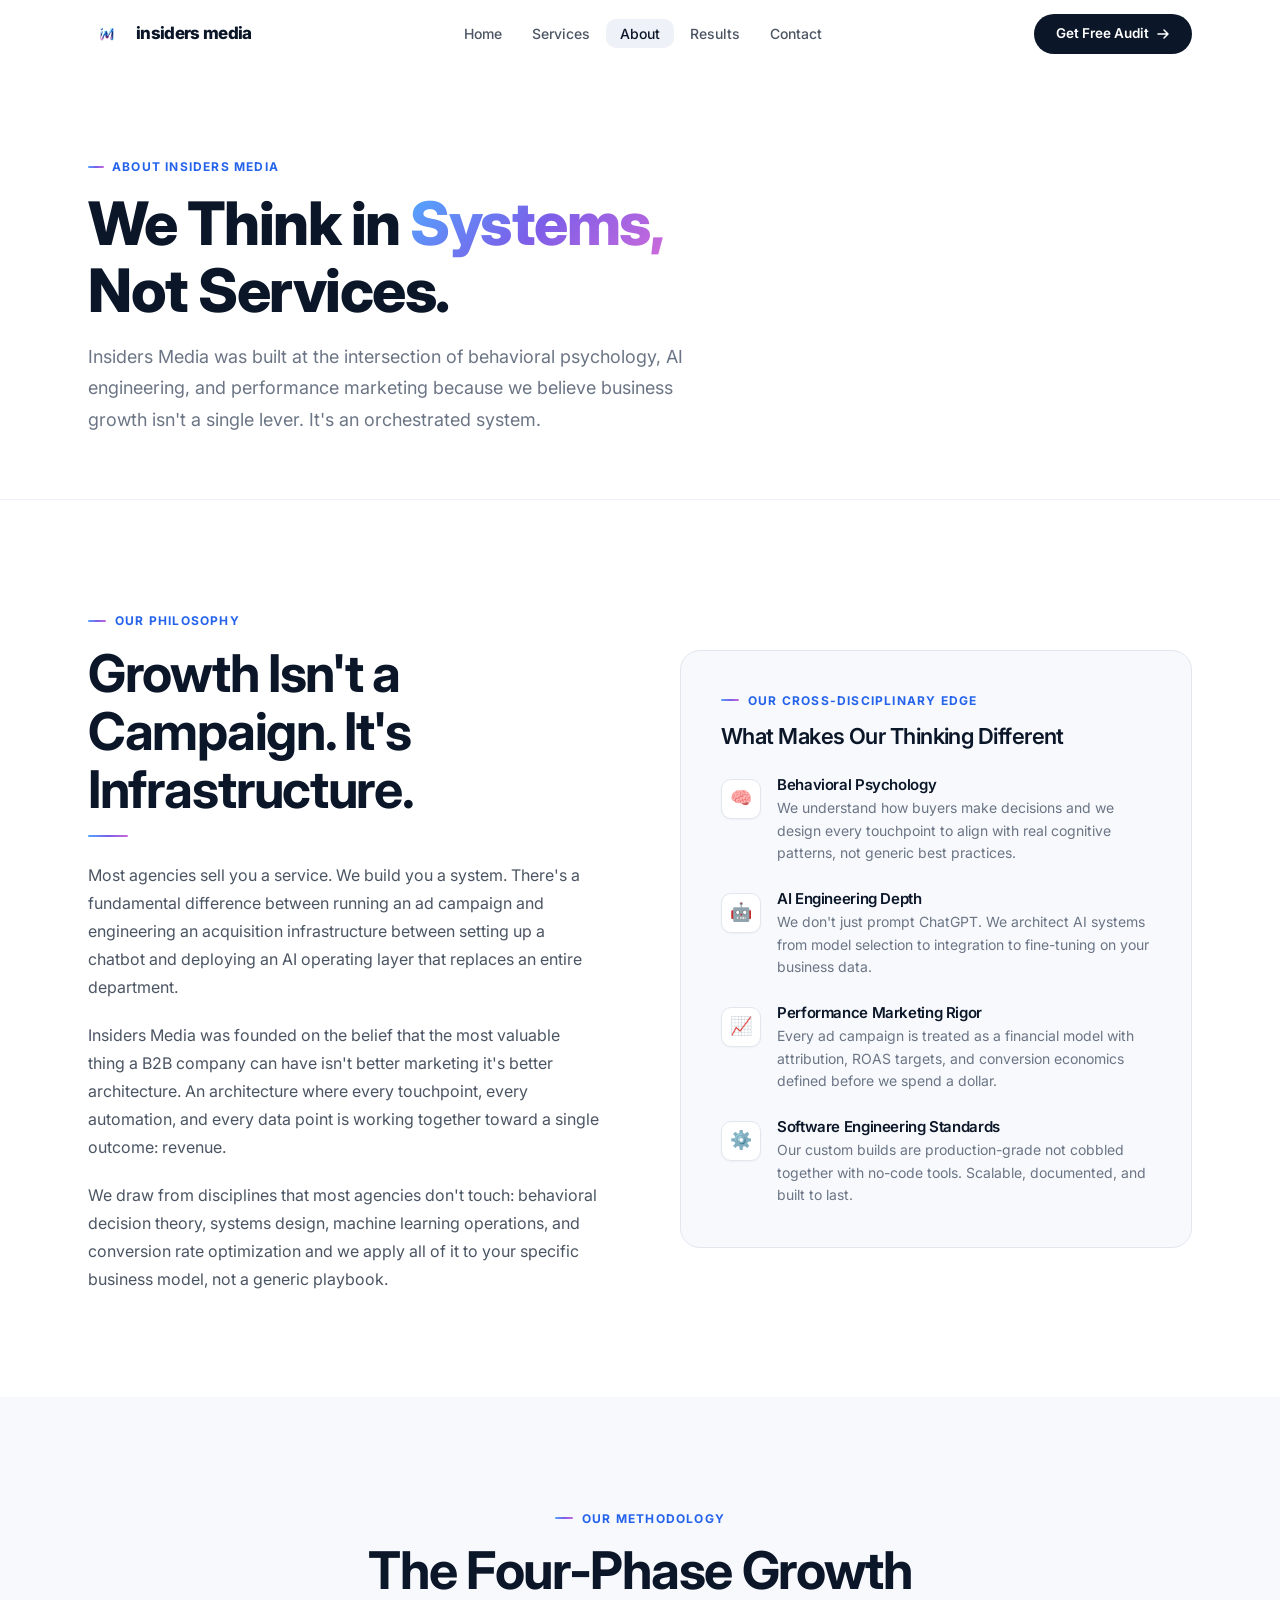
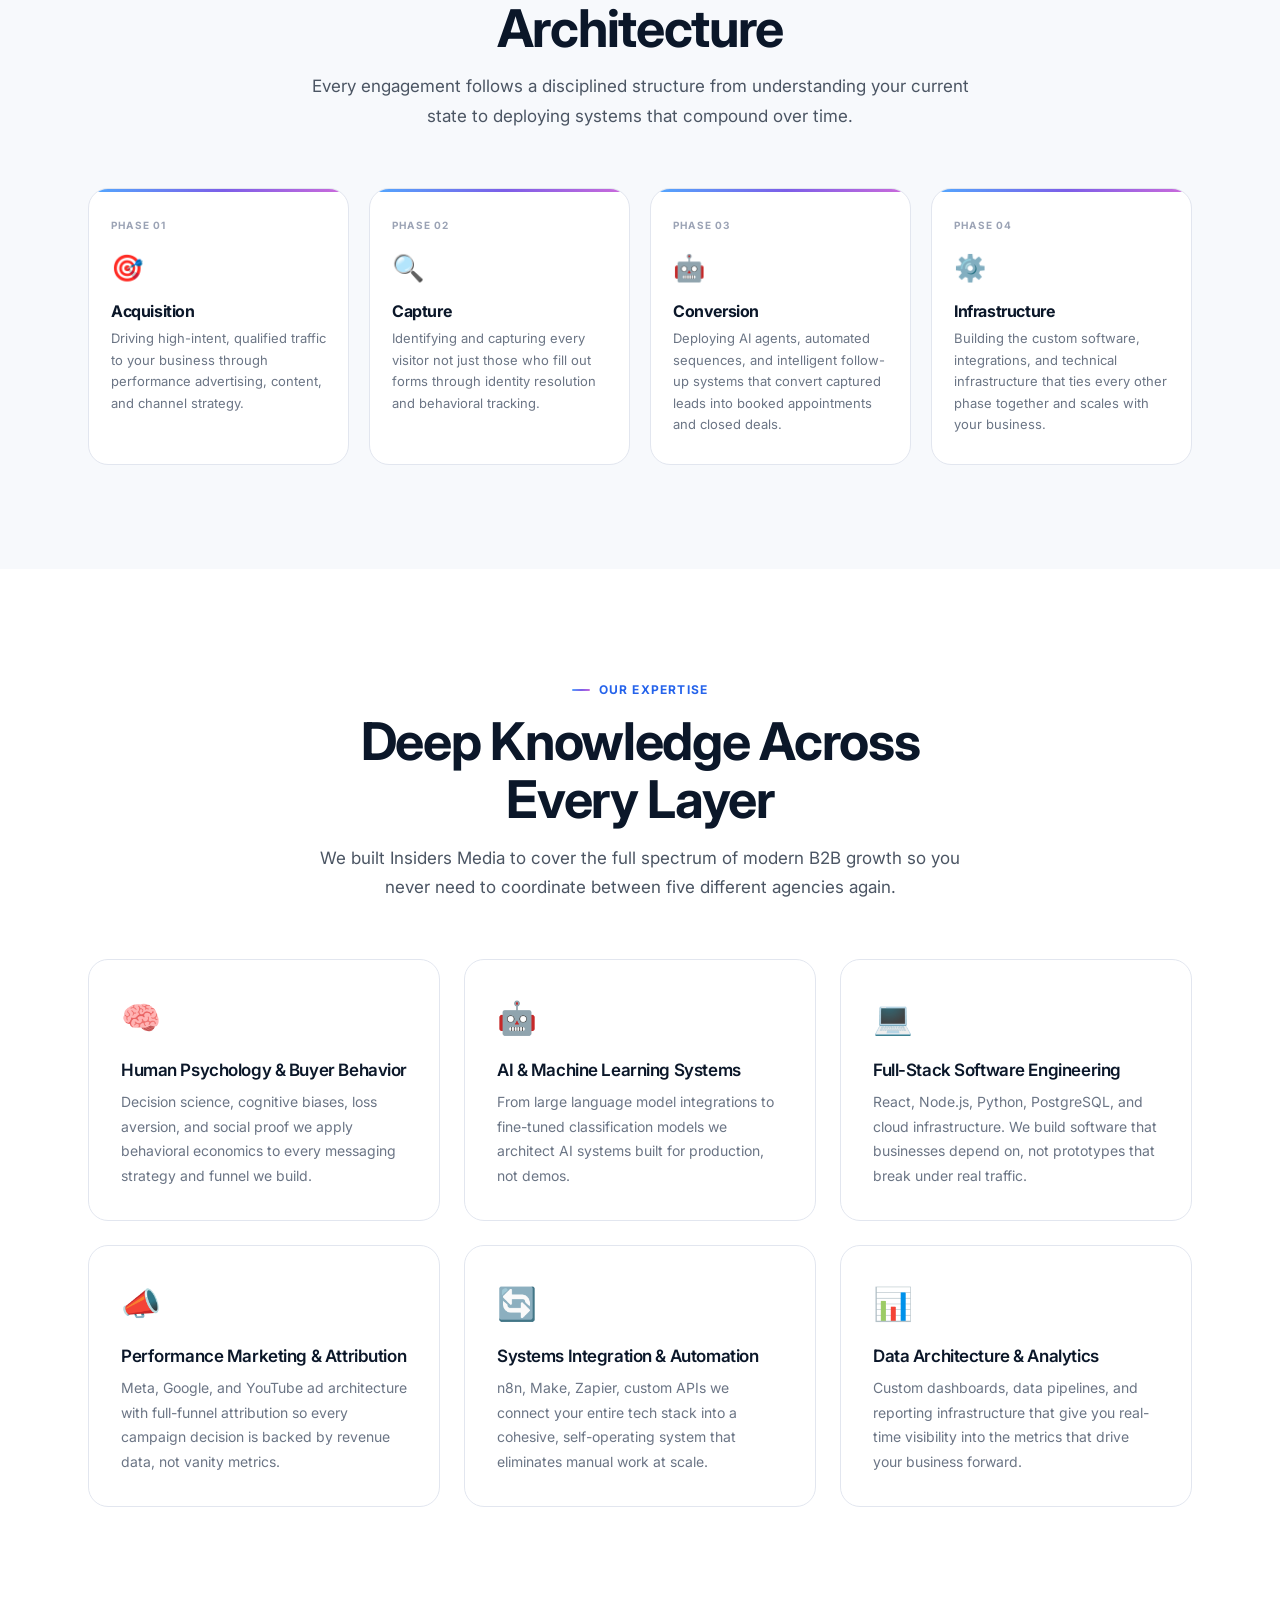
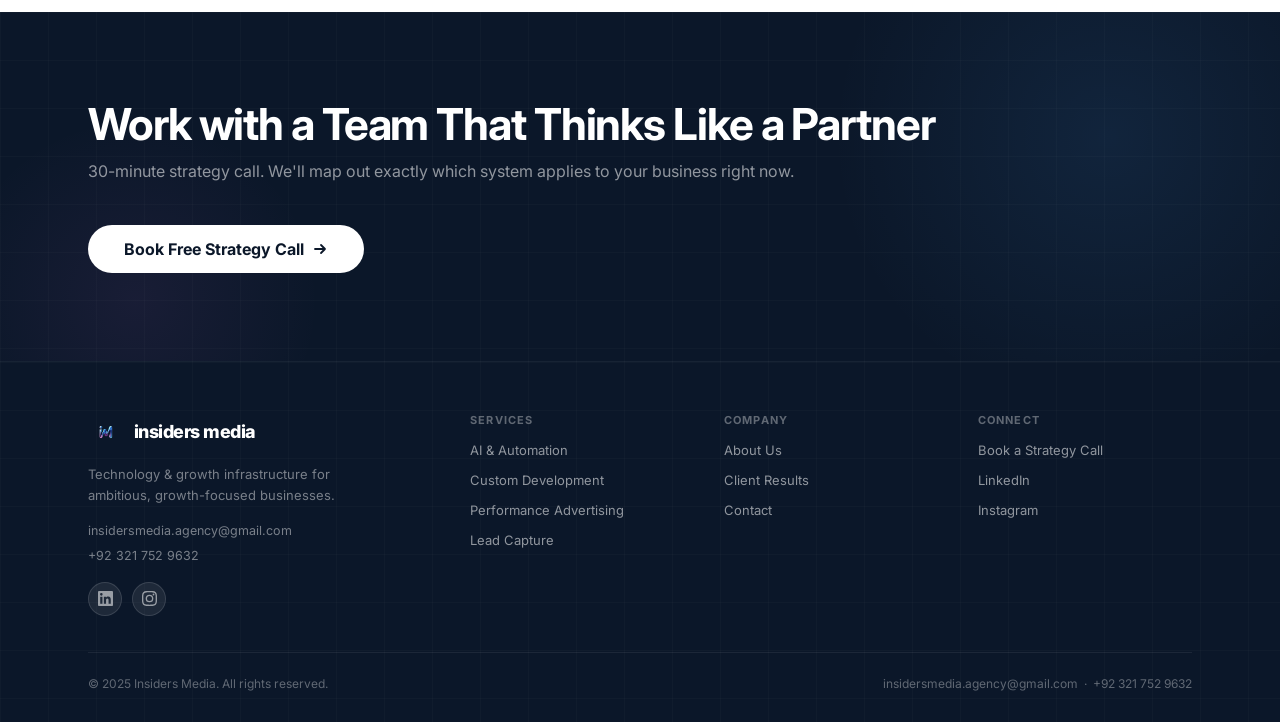
<file: about.html>
<!DOCTYPE html>
<html lang="en">
<head>
  <meta charset="UTF-8" />
  <meta name="viewport" content="width=device-width, initial-scale=1.0" />
  <meta name="description" content="Learn how Insiders Media combines behavioral psychology, AI engineering, and performance marketing to build growth systems for B2B companies." />
  <title>About Insiders Media</title>
  <link rel="icon" href="assets/logo-icon.png" type="image/png" />
  <link rel="apple-touch-icon" href="assets/logo-icon.png" />
  <meta property="og:image" content="https://www.insidersmedia.xyz/assets/logo-icon.png" />
  <meta property="og:site_name" content="Insiders Media" />
  <meta property="og:url" content="https://www.insidersmedia.xyz/about" />
  <meta name="twitter:card" content="summary" />
  <meta name="twitter:image" content="https://www.insidersmedia.xyz/assets/logo-icon.png" />
  <meta name="robots" content="index, follow" />
  <link rel="canonical" href="https://www.insidersmedia.xyz/about" />
  <script type="application/ld+json">
  {
    "@context": "https://schema.org",
    "@type": "Organization",
    "name": "Insiders Media",
    "url": "https://www.insidersmedia.xyz",
    "logo": {
      "@type": "ImageObject",
      "url": "https://www.insidersmedia.xyz/assets/logo-icon.png",
      "width": 500,
      "height": 500
    },
    "description": "Insiders Media is a B2B Technology & Growth Agency specializing in AI automation, custom software development, performance advertising, and lead capture systems.",
    "email": "insidersmedia.agency@gmail.com",
    "telephone": "+923217529632",
    "sameAs": [
      "https://www.linkedin.com/company/insiders-media/",
      "https://www.instagram.com/insiders.media"
    ]
  }
  </script>
  <link rel="stylesheet" href="css/style.css" />
</head>
<body>

<nav class="nav" id="main-nav" role="navigation" aria-label="Main navigation">
  <div class="nav__inner">
    <a href="index.html" class="nav__logo" aria-label="Insiders Media Home">
      <img src="assets/logo-icon.png" alt="Insiders Media logo" />
      <span class="nav__logo-text">insiders media</span>
    </a>
    <ul class="nav__links" role="list">
      <li><a href="index.html">Home</a></li>
      <li><a href="services.html">Services</a></li>
      <li><a href="about.html">About</a></li>
      <li><a href="results.html">Results</a></li>
      <li><a href="contact.html">Contact</a></li>
    </ul>
    <a href="audit.html" class="nav__cta desktop-cta">
      <span>Get Free Audit</span>
      <svg class="arrow" width="14" height="14" viewBox="0 0 14 14" fill="none"><path d="M2 7h10M8 3l4 4-4 4" stroke="currentColor" stroke-width="1.5" stroke-linecap="round" stroke-linejoin="round"/></svg>
    </a>
    <button class="nav__hamburger" id="hamburger" aria-label="Toggle navigation" aria-expanded="false">
      <span></span><span></span><span></span>
    </button>
  </div>
  <div class="nav__mobile" id="mobile-menu">
    <a href="index.html">Home</a>
    <a href="services.html">Services</a>
    <a href="about.html">About</a>
    <a href="results.html">Results</a>
    <a href="contact.html">Contact</a>
    <a href="audit.html" class="nav__cta">Get Free Audit</a>
  </div>
</nav>

<!-- PAGE HERO -->
<section class="page-hero" aria-labelledby="about-heading">
  <div class="container">
    <div class="page-hero__label">About Insiders Media</div>
    <h1 id="about-heading" class="fade-up">We Think in <span class="gradient-text">Systems,</span><br>Not Services.</h1>
    <p class="fade-up delay-1">Insiders Media was built at the intersection of behavioral psychology, AI engineering, and performance marketing because we believe business growth isn't a single lever. It's an orchestrated system.</p>
  </div>
</section>

<!-- ABOUT INTRO -->
<section class="section" aria-labelledby="philosophy-heading">
  <div class="container">
    <div class="about-intro">
      <div class="fade-up">
        <span class="section-label">Our Philosophy</span>
        <h2 id="philosophy-heading">Growth Isn't a Campaign. It's Infrastructure.</h2>
        <div class="gradient-rule"></div>
        <p style="margin-bottom: 20px;">Most agencies sell you a service. We build you a system. There's a fundamental difference between running an ad campaign and engineering an acquisition infrastructure between setting up a chatbot and deploying an AI operating layer that replaces an entire department.</p>
        <p style="margin-bottom: 20px;">Insiders Media was founded on the belief that the most valuable thing a B2B company can have isn't better marketing it's better architecture. An architecture where every touchpoint, every automation, and every data point is working together toward a single outcome: revenue.</p>
        <p>We draw from disciplines that most agencies don't touch: behavioral decision theory, systems design, machine learning operations, and conversion rate optimization and we apply all of it to your specific business model, not a generic playbook.</p>
      </div>
      <div class="fade-up delay-2">
        <div style="background: var(--gray-50); border: 1px solid var(--gray-200); border-radius: var(--r-xl); padding: 40px; height: 100%; display: flex; flex-direction: column; justify-content: center;">
          <span class="section-label">Our Cross-Disciplinary Edge</span>
          <h3 style="margin-bottom: 28px; font-size: 22px;">What Makes Our Thinking Different</h3>
          <div class="why-item">
            <div class="why-item__icon">🧠</div>
            <div>
              <h4>Behavioral Psychology</h4>
              <p>We understand how buyers make decisions and we design every touchpoint to align with real cognitive patterns, not generic best practices.</p>
            </div>
          </div>
          <div class="why-item">
            <div class="why-item__icon">🤖</div>
            <div>
              <h4>AI Engineering Depth</h4>
              <p>We don't just prompt ChatGPT. We architect AI systems from model selection to integration to fine-tuning on your business data.</p>
            </div>
          </div>
          <div class="why-item">
            <div class="why-item__icon">📈</div>
            <div>
              <h4>Performance Marketing Rigor</h4>
              <p>Every ad campaign is treated as a financial model with attribution, ROAS targets, and conversion economics defined before we spend a dollar.</p>
            </div>
          </div>
          <div class="why-item" style="margin-bottom: 0;">
            <div class="why-item__icon">⚙️</div>
            <div>
              <h4>Software Engineering Standards</h4>
              <p>Our custom builds are production-grade not cobbled together with no-code tools. Scalable, documented, and built to last.</p>
            </div>
          </div>
        </div>
      </div>
    </div>
  </div>
</section>

<!-- METHODOLOGY -->
<section class="section section--alt" aria-labelledby="method-heading">
  <div class="container">
    <div class="section-header fade-up">
      <span class="section-label">Our Methodology</span>
      <h2 id="method-heading">The Four-Phase Growth Architecture</h2>
      <p>Every engagement follows a disciplined structure from understanding your current state to deploying systems that compound over time.</p>
    </div>

    <div class="phase-grid">
      <div class="phase-card fade-up delay-1">
        <div class="phase-card__label">Phase 01</div>
        <div class="phase-card__icon">🎯</div>
        <h3>Acquisition</h3>
        <p>Driving high-intent, qualified traffic to your business through performance advertising, content, and channel strategy.</p>
      </div>
      <div class="phase-card fade-up delay-2">
        <div class="phase-card__label">Phase 02</div>
        <div class="phase-card__icon">🔍</div>
        <h3>Capture</h3>
        <p>Identifying and capturing every visitor not just those who fill out forms through identity resolution and behavioral tracking.</p>
      </div>
      <div class="phase-card fade-up delay-3">
        <div class="phase-card__label">Phase 03</div>
        <div class="phase-card__icon">🤖</div>
        <h3>Conversion</h3>
        <p>Deploying AI agents, automated sequences, and intelligent follow-up systems that convert captured leads into booked appointments and closed deals.</p>
      </div>
      <div class="phase-card fade-up delay-4">
        <div class="phase-card__label">Phase 04</div>
        <div class="phase-card__icon">⚙️</div>
        <h3>Infrastructure</h3>
        <p>Building the custom software, integrations, and technical infrastructure that ties every other phase together and scales with your business.</p>
      </div>
    </div>
  </div>
</section>

<!-- EXPERTISE GRID -->
<section class="section" aria-labelledby="expertise-heading">
  <div class="container">
    <div class="section-header fade-up">
      <span class="section-label">Our Expertise</span>
      <h2 id="expertise-heading">Deep Knowledge Across Every Layer</h2>
      <p>We built Insiders Media to cover the full spectrum of modern B2B growth so you never need to coordinate between five different agencies again.</p>
    </div>

    <div class="expertise-grid fade-up delay-1">
      <div class="expertise-card">
        <div class="expertise-card__icon">🧠</div>
        <h3>Human Psychology &amp; Buyer Behavior</h3>
        <p>Decision science, cognitive biases, loss aversion, and social proof we apply behavioral economics to every messaging strategy and funnel we build.</p>
      </div>
      <div class="expertise-card">
        <div class="expertise-card__icon">🤖</div>
        <h3>AI &amp; Machine Learning Systems</h3>
        <p>From large language model integrations to fine-tuned classification models we architect AI systems built for production, not demos.</p>
      </div>
      <div class="expertise-card">
        <div class="expertise-card__icon">💻</div>
        <h3>Full-Stack Software Engineering</h3>
        <p>React, Node.js, Python, PostgreSQL, and cloud infrastructure. We build software that businesses depend on, not prototypes that break under real traffic.</p>
      </div>
      <div class="expertise-card">
        <div class="expertise-card__icon">📣</div>
        <h3>Performance Marketing &amp; Attribution</h3>
        <p>Meta, Google, and YouTube ad architecture with full-funnel attribution so every campaign decision is backed by revenue data, not vanity metrics.</p>
      </div>
      <div class="expertise-card">
        <div class="expertise-card__icon">🔄</div>
        <h3>Systems Integration &amp; Automation</h3>
        <p>n8n, Make, Zapier, custom APIs we connect your entire tech stack into a cohesive, self-operating system that eliminates manual work at scale.</p>
      </div>
      <div class="expertise-card">
        <div class="expertise-card__icon">📊</div>
        <h3>Data Architecture &amp; Analytics</h3>
        <p>Custom dashboards, data pipelines, and reporting infrastructure that give you real-time visibility into the metrics that drive your business forward.</p>
      </div>
    </div>
  </div>
</section>

<!-- CTA BANNER -->
<section class="cta-banner section">
  <div class="container">
    <div class="cta-banner__inner">
      <div class="cta-banner__text fade-up">
        <h2>Work with a Team That Thinks Like a Partner</h2>
        <p>30-minute strategy call. We'll map out exactly which system applies to your business right now.</p>
      </div>
      <div class="cta-banner__actions fade-up delay-2">
        <a href="https://calendly.com/madilnazir132/30min" target="_blank" rel="noopener" class="btn btn--white btn--lg" id="about-cta-btn">
          <span>Book Free Strategy Call</span>
          <svg class="arrow" width="16" height="16" viewBox="0 0 16 16" fill="none"><path d="M3 8h10M9 4l4 4-4 4" stroke="currentColor" stroke-width="1.8" stroke-linecap="round" stroke-linejoin="round"/></svg>
        </a>
      </div>
    </div>
  </div>
</section>

<footer class="footer" role="contentinfo">
  <div class="container">
    <div class="footer__grid">
      <div class="footer__brand">
        <div class="footer__brand-logo">
          <img src="assets/logo-icon.png" alt="Insiders Media" />
          <span class="footer__brand-name">insiders media</span>
        </div>
        <p>Technology &amp; growth infrastructure for ambitious, growth-focused businesses.</p>
        <div class="footer__brand-contact">
          <a href="mailto:insidersmedia.agency@gmail.com">insidersmedia.agency@gmail.com</a>
          <a href="tel:+923217529632">+92 321 752 9632</a>
        </div>
        <div class="footer__social">
          <a href="https://www.linkedin.com/company/insiders-media/" target="_blank" rel="noopener" aria-label="LinkedIn">
            <svg viewBox="0 0 24 24" xmlns="http://www.w3.org/2000/svg"><path d="M20.447 20.452h-3.554v-5.569c0-1.328-.027-3.037-1.852-3.037-1.853 0-2.136 1.445-2.136 2.939v5.667H9.351V9h3.414v1.561h.046c.477-.9 1.637-1.85 3.37-1.85 3.601 0 4.267 2.37 4.267 5.455v6.286zM5.337 7.433a2.062 2.062 0 01-2.063-2.065 2.064 2.064 0 112.063 2.065zm1.782 13.019H3.555V9h3.564v11.452zM22.225 0H1.771C.792 0 0 .774 0 1.729v20.542C0 23.227.792 24 1.771 24h20.451C23.2 24 24 23.227 24 22.271V1.729C24 .774 23.2 0 22.222 0h.003z"/></svg>
          </a>
          <a href="https://www.instagram.com/insiders.media" target="_blank" rel="noopener" aria-label="Instagram">
            <svg viewBox="0 0 24 24" xmlns="http://www.w3.org/2000/svg"><path d="M12 2.163c3.204 0 3.584.012 4.85.07 3.252.148 4.771 1.691 4.919 4.919.058 1.265.069 1.645.069 4.849 0 3.205-.012 3.584-.069 4.849-.149 3.225-1.664 4.771-4.919 4.919-1.266.058-1.644.07-4.85.07-3.204 0-3.584-.012-4.849-.07-3.26-.149-4.771-1.699-4.919-4.92-.058-1.265-.07-1.644-.07-4.849 0-3.204.013-3.583.07-4.849.149-3.227 1.664-4.771 4.919-4.919 1.266-.057 1.645-.069 4.849-.069zm0-2.163c-3.259 0-3.667.014-4.947.072-4.358.2-6.78 2.618-6.98 6.98-.059 1.281-.073 1.689-.073 4.948 0 3.259.014 3.668.072 4.948.2 4.358 2.618 6.78 6.98 6.98 1.281.058 1.689.072 4.948.072 3.259 0 3.668-.014 4.948-.072 4.354-.2 6.782-2.618 6.979-6.98.059-1.28.073-1.689.073-4.948 0-3.259-.014-3.667-.072-4.947-.196-4.354-2.617-6.78-6.979-6.98-1.281-.059-1.69-.073-4.949-.073zm0 5.838a6.162 6.162 0 100 12.324 6.162 6.162 0 000-12.324zM12 16a4 4 0 110-8 4 4 0 010 8zm6.406-11.845a1.44 1.44 0 100 2.881 1.44 1.44 0 000-2.881z"/></svg>
          </a>
        </div>
      </div>
      <div class="footer__col">
        <h5>Services</h5>
        <a href="services.html#ai-automation">AI &amp; Automation</a>
        <a href="services.html#development">Custom Development</a>
        <a href="services.html#advertising">Performance Advertising</a>
        <a href="services.html#lead-capture">Lead Capture</a>
      </div>
      <div class="footer__col">
        <h5>Company</h5>
        <a href="about.html">About Us</a>
        <a href="results.html">Client Results</a>
        <a href="contact.html">Contact</a>
      </div>
      <div class="footer__col">
        <h5>Connect</h5>
        <a href="https://calendly.com/madilnazir132/30min" target="_blank" rel="noopener">Book a Strategy Call</a>
        <a href="https://www.linkedin.com/company/insiders-media/" target="_blank" rel="noopener">LinkedIn</a>
        <a href="https://www.instagram.com/insiders.media" target="_blank" rel="noopener">Instagram</a>
      </div>
    </div>
    <div class="footer__bottom">
      <p>&copy; 2025 Insiders Media. All rights reserved.</p>
      <p>insidersmedia.agency@gmail.com &nbsp;·&nbsp; +92 321 752 9632</p>
    </div>
  </div>
</footer>

<script src="js/main.js"></script>
</body>
</html>
</file>
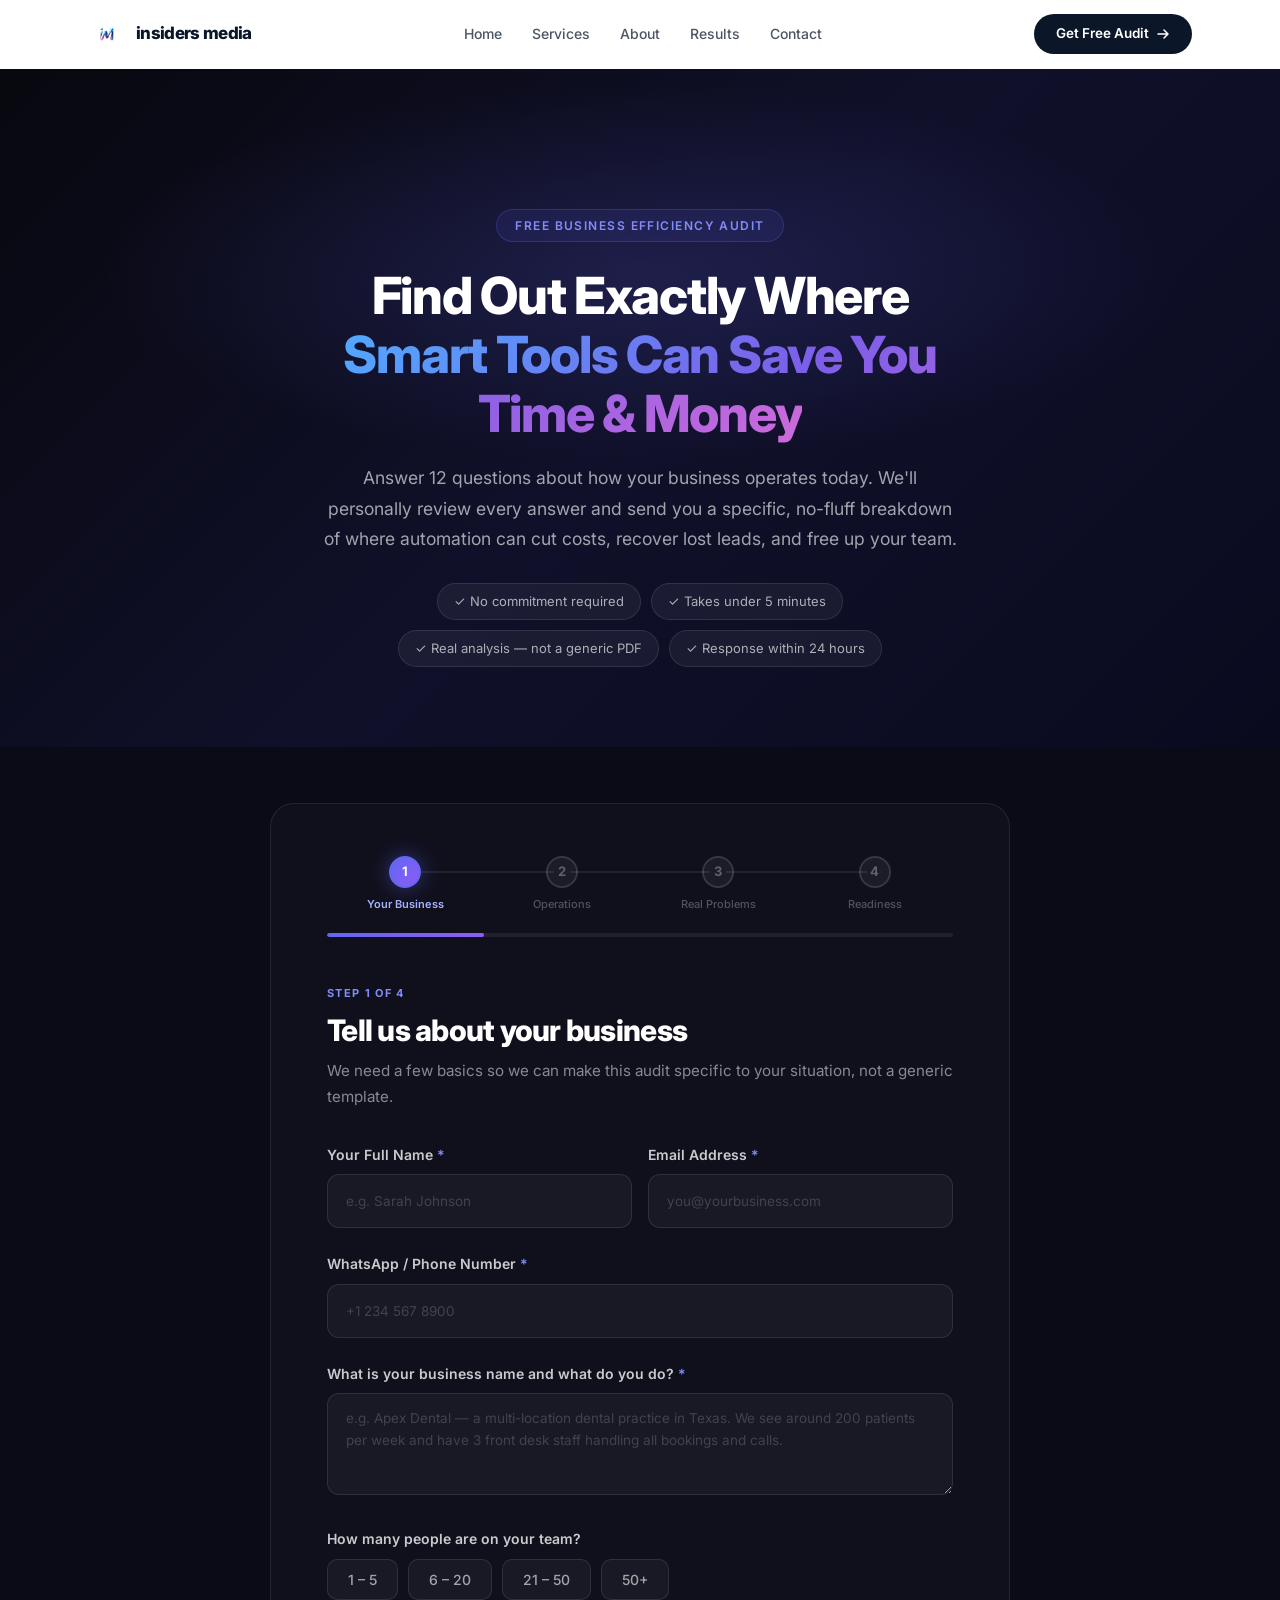
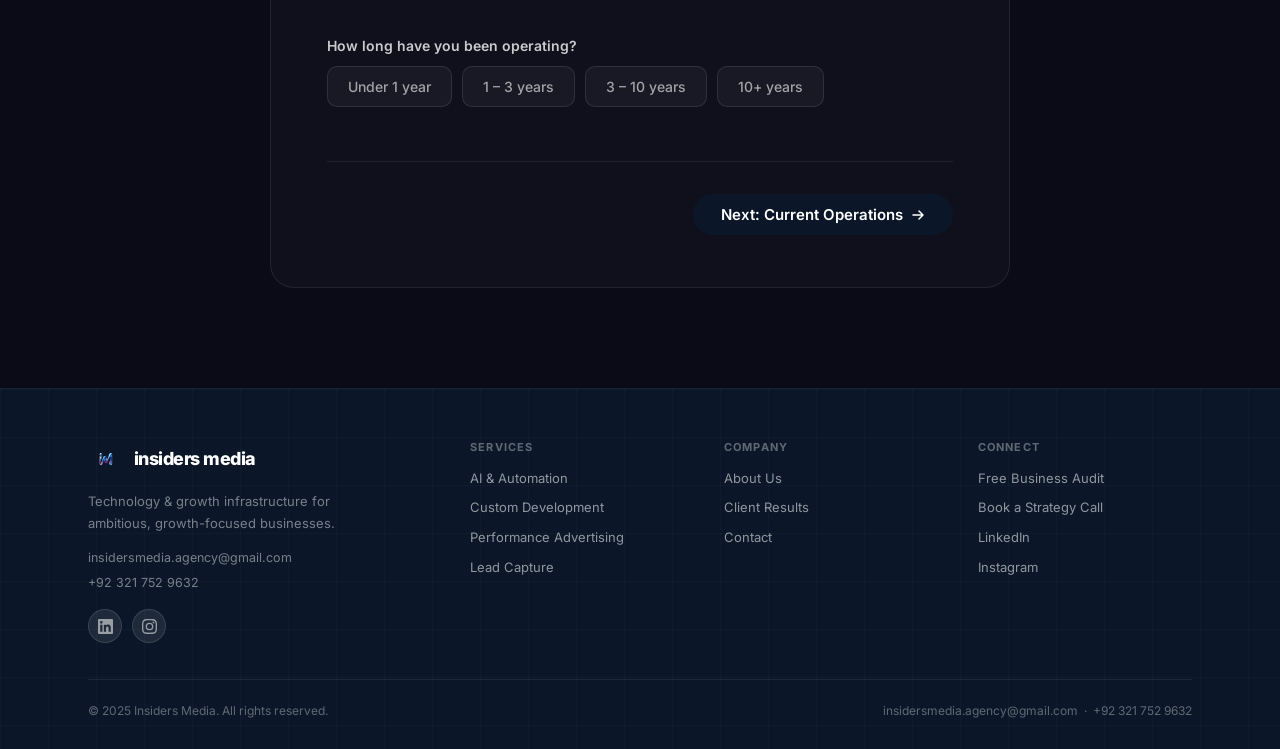
<file: audit.html>
<!DOCTYPE html>
<html lang="en">
<head>
  <meta charset="UTF-8" />
  <meta name="viewport" content="width=device-width, initial-scale=1.0" />
  <meta name="description" content="Get your free business efficiency audit from Insiders Media. Discover how smart automation tools can cut costs, save time, and accelerate growth." />
  <title>Free Business Audit — Insiders Media</title>
  <link rel="icon" href="assets/logo-icon.png" type="image/png" />
  <link rel="apple-touch-icon" href="assets/logo-icon.png" />
  <meta property="og:image" content="https://www.insidersmedia.xyz/assets/logo-icon.png" />
  <meta property="og:site_name" content="Insiders Media" />
  <meta property="og:url" content="https://www.insidersmedia.xyz/audit" />
  <meta name="twitter:card" content="summary" />
  <meta name="twitter:image" content="https://www.insidersmedia.xyz/assets/logo-icon.png" />
  <meta name="robots" content="index, follow" />
  <link rel="canonical" href="https://www.insidersmedia.xyz/audit" />
  <script type="application/ld+json">
  {
    "@context": "https://schema.org",
    "@type": "Organization",
    "name": "Insiders Media",
    "url": "https://www.insidersmedia.xyz",
    "logo": {
      "@type": "ImageObject",
      "url": "https://www.insidersmedia.xyz/assets/logo-icon.png",
      "width": 500,
      "height": 500
    },
    "description": "Insiders Media is a Technology & Growth Agency specializing in AI automation, custom software development, performance advertising, and lead capture systems.",
    "email": "insidersmedia.agency@gmail.com",
    "telephone": "+923217529632",
    "sameAs": [
      "https://www.linkedin.com/company/insiders-media/",
      "https://www.instagram.com/insiders.media"
    ]
  }
  </script>
  <link rel="stylesheet" href="css/style.css" />
</head>
<body>

<nav class="nav" id="main-nav" role="navigation" aria-label="Main navigation">
  <div class="nav__inner">
    <a href="index.html" class="nav__logo" aria-label="Insiders Media Home">
      <img src="assets/logo-icon.png" alt="Insiders Media logo" />
      <span class="nav__logo-text">insiders media</span>
    </a>
    <ul class="nav__links" role="list">
      <li><a href="index.html">Home</a></li>
      <li><a href="services.html">Services</a></li>
      <li><a href="about.html">About</a></li>
      <li><a href="results.html">Results</a></li>
      <li><a href="contact.html">Contact</a></li>
    </ul>
    <a href="audit.html" class="nav__cta desktop-cta" id="nav-cta-desktop">
      <span>Get Free Audit</span>
      <svg class="arrow" width="14" height="14" viewBox="0 0 14 14" fill="none"><path d="M2 7h10M8 3l4 4-4 4" stroke="currentColor" stroke-width="1.5" stroke-linecap="round" stroke-linejoin="round"/></svg>
    </a>
    <button class="nav__hamburger" id="hamburger" aria-label="Toggle navigation" aria-expanded="false">
      <span></span><span></span><span></span>
    </button>
  </div>
  <div class="nav__mobile" id="mobile-menu" role="menu">
    <a href="index.html">Home</a>
    <a href="services.html">Services</a>
    <a href="about.html">About</a>
    <a href="results.html">Results</a>
    <a href="contact.html">Contact</a>
    <a href="audit.html" class="nav__cta">Get Free Audit</a>
  </div>
</nav>

<!-- HERO -->
<section class="audit-hero">
  <div class="audit-hero__bg-glow"></div>
  <div class="container">
    <div class="audit-hero__label">Free Business Efficiency Audit</div>
    <h1 class="fade-up">Find Out Exactly Where<br><span class="gradient-text">Smart Tools Can Save You Time &amp; Money</span></h1>
    <p class="fade-up delay-1">Answer 12 questions about how your business operates today. We'll personally review every answer and send you a specific, no-fluff breakdown of where automation can cut costs, recover lost leads, and free up your team.</p>
    <div class="audit-hero__badges fade-up delay-2">
      <span>✓ No commitment required</span>
      <span>✓ Takes under 5 minutes</span>
      <span>✓ Real analysis — not a generic PDF</span>
      <span>✓ Response within 24 hours</span>
    </div>
  </div>
</section>

<!-- FORM SECTION -->
<section class="audit-form-section">
  <div class="container">
    <div class="audit-form-wrapper">

      <!-- Progress -->
      <div class="audit-progress">
        <div class="audit-progress__steps">
          <div class="audit-step-dot active" data-step="1">
            <span class="dot-num">1</span>
            <span class="dot-label">Your Business</span>
          </div>
          <div class="audit-step-dot" data-step="2">
            <span class="dot-num">2</span>
            <span class="dot-label">Operations</span>
          </div>
          <div class="audit-step-dot" data-step="3">
            <span class="dot-num">3</span>
            <span class="dot-label">Real Problems</span>
          </div>
          <div class="audit-step-dot" data-step="4">
            <span class="dot-num">4</span>
            <span class="dot-label">Readiness</span>
          </div>
        </div>
        <div class="audit-progress__bar">
          <div class="audit-progress__fill" id="progress-fill" style="width:25%"></div>
        </div>
      </div>

      <form id="audit-form" novalidate>

        <!-- ── STEP 1 ── -->
        <div class="audit-step active" id="step-1">
          <div class="audit-step__header">
            <div class="audit-step__tag">Step 1 of 4</div>
            <h2>Tell us about your business</h2>
            <p>We need a few basics so we can make this audit specific to your situation, not a generic template.</p>
          </div>

          <div class="audit-fields">
            <div class="audit-field-row">
              <div class="audit-field">
                <label for="contact_name">Your Full Name <span class="req">*</span></label>
                <input type="text" id="contact_name" name="Full Name" placeholder="e.g. Sarah Johnson" required />
              </div>
              <div class="audit-field">
                <label for="contact_email">Email Address <span class="req">*</span></label>
                <input type="email" id="contact_email" name="Email Address" placeholder="you@yourbusiness.com" required />
              </div>
            </div>
            <div class="audit-field">
              <label for="contact_phone">WhatsApp / Phone Number <span class="req">*</span></label>
              <input type="tel" id="contact_phone" name="WhatsApp / Phone" placeholder="+1 234 567 8900" required />
            </div>
            <div class="audit-field">
              <label for="business_description">What is your business name and what do you do? <span class="req">*</span></label>
              <textarea id="business_description" name="Business Name & What They Do" placeholder="e.g. Apex Dental — a multi-location dental practice in Texas. We see around 200 patients per week and have 3 front desk staff handling all bookings and calls." rows="3" required></textarea>
            </div>
            <div class="audit-field">
              <label>How many people are on your team?</label>
              <div class="audit-options">
                <label class="audit-option"><input type="radio" name="Team Size" value="1 to 5" /><span>1 – 5</span></label>
                <label class="audit-option"><input type="radio" name="Team Size" value="6 to 20" /><span>6 – 20</span></label>
                <label class="audit-option"><input type="radio" name="Team Size" value="21 to 50" /><span>21 – 50</span></label>
                <label class="audit-option"><input type="radio" name="Team Size" value="50+" /><span>50+</span></label>
              </div>
            </div>
            <div class="audit-field">
              <label>How long have you been operating?</label>
              <div class="audit-options">
                <label class="audit-option"><input type="radio" name="Years Operating" value="Under 1 year" /><span>Under 1 year</span></label>
                <label class="audit-option"><input type="radio" name="Years Operating" value="1 to 3 years" /><span>1 – 3 years</span></label>
                <label class="audit-option"><input type="radio" name="Years Operating" value="3 to 10 years" /><span>3 – 10 years</span></label>
                <label class="audit-option"><input type="radio" name="Years Operating" value="10+ years" /><span>10+ years</span></label>
              </div>
            </div>
          </div>

          <div class="audit-nav">
            <button type="button" class="btn btn--primary audit-next" data-next="2">
              <span>Next: Current Operations</span>
              <svg class="arrow" width="14" height="14" viewBox="0 0 14 14" fill="none"><path d="M2 7h10M8 3l4 4-4 4" stroke="currentColor" stroke-width="1.5" stroke-linecap="round" stroke-linejoin="round"/></svg>
            </button>
          </div>
        </div>

        <!-- ── STEP 2 ── -->
        <div class="audit-step" id="step-2">
          <div class="audit-step__header">
            <div class="audit-step__tag">Step 2 of 4</div>
            <h2>Your current operations</h2>
            <p>Help us understand how things are actually running right now — before any changes. Be specific, this is where we find the real gaps.</p>
          </div>

          <div class="audit-fields">
            <div class="audit-field">
              <label for="inbound_process">How do you currently handle inbound leads or customer inquiries? <span class="req">*</span></label>
              <textarea id="inbound_process" name="How Inbound Leads Are Handled" placeholder="e.g. Calls come into our front desk. Someone takes down the details and passes to a sales rep later in the day. Voicemails often go unanswered until the next morning." rows="3" required></textarea>
            </div>
            <div class="audit-field">
              <label for="followup_process">What does your follow-up process look like after someone shows interest? <span class="req">*</span></label>
              <textarea id="followup_process" name="Follow-Up Process After Interest" placeholder="e.g. We send a manual email within 24–48 hours, then call twice over the next week. After that it usually just falls off." rows="3" required></textarea>
            </div>
            <div class="audit-field">
              <label for="current_tools">What tools or software does your business currently use?</label>
              <textarea id="current_tools" name="Current Tools & Software Used" placeholder="e.g. HubSpot for CRM, Google Workspace, QuickBooks for accounting, Calendly for scheduling. No automation tools yet." rows="2"></textarea>
            </div>
          </div>

          <div class="audit-nav">
            <button type="button" class="btn btn--ghost audit-prev" data-prev="1">← Back</button>
            <button type="button" class="btn btn--primary audit-next" data-next="3">
              <span>Next: Real Problems</span>
              <svg class="arrow" width="14" height="14" viewBox="0 0 14 14" fill="none"><path d="M2 7h10M8 3l4 4-4 4" stroke="currentColor" stroke-width="1.5" stroke-linecap="round" stroke-linejoin="round"/></svg>
            </button>
          </div>
        </div>

        <!-- ── STEP 3 ── -->
        <div class="audit-step" id="step-3">
          <div class="audit-step__header">
            <div class="audit-step__tag">Step 3 of 4</div>
            <h2>Where things break down</h2>
            <p>This is the most valuable section of the entire audit. The more honest and specific you are here, the more targeted and useful our analysis will be for you.</p>
          </div>

          <div class="audit-fields">
            <div class="audit-field">
              <label for="cracks">Where do things most often fall through the cracks in your business? <span class="req">*</span></label>
              <textarea id="cracks" name="Where Things Fall Through the Cracks" placeholder="e.g. Follow-up after initial contact. Leads come in but no one has the bandwidth to call them back same day. We know we've lost deals to faster competitors because of this." rows="4" required></textarea>
            </div>
            <div class="audit-field">
              <label for="time_waste">Which repetitive tasks eat the most time for you or your team each week? <span class="req">*</span></label>
              <textarea id="time_waste" name="Biggest Time-Wasting Repetitive Tasks" placeholder="e.g. Manually entering lead info into our CRM, sending appointment reminders by hand, pulling reports from three different tools every Monday morning." rows="3" required></textarea>
            </div>
            <div class="audit-field">
              <label>Have you lost clients or revenue due to slow response or missed follow-up?</label>
              <div class="audit-options">
                <label class="audit-option"><input type="radio" name="Lost Revenue Due to Slow Response" value="Yes, regularly" /><span>Yes, regularly</span></label>
                <label class="audit-option"><input type="radio" name="Lost Revenue Due to Slow Response" value="Yes, occasionally" /><span>Yes, occasionally</span></label>
                <label class="audit-option"><input type="radio" name="Lost Revenue Due to Slow Response" value="Rarely" /><span>Rarely</span></label>
                <label class="audit-option"><input type="radio" name="Lost Revenue Due to Slow Response" value="Not sure" /><span>Not sure</span></label>
              </div>
            </div>
          </div>

          <div class="audit-nav">
            <button type="button" class="btn btn--ghost audit-prev" data-prev="2">← Back</button>
            <button type="button" class="btn btn--primary audit-next" data-next="4">
              <span>Next: Final Step</span>
              <svg class="arrow" width="14" height="14" viewBox="0 0 14 14" fill="none"><path d="M2 7h10M8 3l4 4-4 4" stroke="currentColor" stroke-width="1.5" stroke-linecap="round" stroke-linejoin="round"/></svg>
            </button>
          </div>
        </div>

        <!-- ── STEP 4 ── -->
        <div class="audit-step" id="step-4">
          <div class="audit-step__header">
            <div class="audit-step__tag">Step 4 of 4</div>
            <h2>Your goals &amp; readiness</h2>
            <p>Last section. This tells us where you want to go and helps us frame your audit around the outcome that matters most to you.</p>
          </div>

          <div class="audit-fields">
            <div class="audit-field">
              <label>What is your biggest business priority for the next 12 months?</label>
              <div class="audit-options audit-options--wrap">
                <label class="audit-option"><input type="radio" name="12 Month Priority" value="Grow revenue" /><span>📈 Grow revenue</span></label>
                <label class="audit-option"><input type="radio" name="12 Month Priority" value="Reduce workload" /><span>⚡ Reduce workload</span></label>
                <label class="audit-option"><input type="radio" name="12 Month Priority" value="Improve retention" /><span>🤝 Improve retention</span></label>
                <label class="audit-option"><input type="radio" name="12 Month Priority" value="Scale without hiring" /><span>🚀 Scale without hiring</span></label>
                <label class="audit-option"><input type="radio" name="12 Month Priority" value="Other" /><span>✏️ Other</span></label>
              </div>
            </div>
            <div class="audit-field">
              <label for="automation_history">Have you tried any automation tools before? If yes, what happened?</label>
              <textarea id="automation_history" name="Previous Automation Experience" placeholder="e.g. Tried Zapier once but couldn't figure out how to connect it properly to our CRM — gave up after a week. Or: No, we've never tried anything like this before." rows="3"></textarea>
            </div>
            <div class="audit-field">
              <label for="success_vision">What would success look like 6 months after implementing the right automation? <span class="req">*</span></label>
              <textarea id="success_vision" name="6-Month Success Vision" placeholder="e.g. Every lead gets an immediate response at any hour. Our team is focused on high-value work instead of repetitive data entry. We've freed up 15–20 hours per week across the business and revenue has grown without adding headcount." rows="4" required></textarea>
            </div>
          </div>

          <div class="audit-nav">
            <button type="button" class="btn btn--ghost audit-prev" data-prev="3">← Back</button>
            <button type="submit" class="btn btn--primary btn--lg" id="audit-submit">
              <span>Submit My Audit Request</span>
              <svg class="arrow" width="16" height="16" viewBox="0 0 16 16" fill="none"><path d="M3 8h10M9 4l4 4-4 4" stroke="currentColor" stroke-width="1.8" stroke-linecap="round" stroke-linejoin="round"/></svg>
            </button>
          </div>
        </div>

        <!-- ── SUCCESS ── -->
        <div class="audit-success" id="audit-success" style="display:none">
          <div class="audit-success__icon">✅</div>
          <h2>Audit Request Received!</h2>
          <p>We've received your answers and will review them personally — not a bot, not a template. You'll hear from us within <strong>24 hours</strong> with a specific breakdown of where smart tools can make the biggest difference in your business.</p>
          <p class="audit-success__sub">Want to skip the wait and talk through this live?</p>
          <a href="https://calendly.com/madilnazir132/30min" target="_blank" rel="noopener" class="btn btn--primary" id="audit-success-cta">
            <span>Book a Call Now</span>
            <svg class="arrow" width="14" height="14" viewBox="0 0 14 14" fill="none"><path d="M2 7h10M8 3l4 4-4 4" stroke="currentColor" stroke-width="1.5" stroke-linecap="round" stroke-linejoin="round"/></svg>
          </a>
        </div>

      </form>
    </div>
  </div>
</section>

<!-- FOOTER -->
<footer class="footer" role="contentinfo">
  <div class="container">
    <div class="footer__grid">
      <div class="footer__brand">
        <div class="footer__brand-logo">
          <img src="assets/logo-icon.png" alt="Insiders Media" />
          <span class="footer__brand-name">insiders media</span>
        </div>
        <p>Technology &amp; growth infrastructure for ambitious, growth-focused businesses.</p>
        <div class="footer__brand-contact">
          <a href="mailto:insidersmedia.agency@gmail.com">insidersmedia.agency@gmail.com</a>
          <a href="tel:+923217529632">+92 321 752 9632</a>
        </div>
        <div class="footer__social">
          <a href="https://www.linkedin.com/company/insiders-media/" target="_blank" rel="noopener" aria-label="LinkedIn">
            <svg viewBox="0 0 24 24" xmlns="http://www.w3.org/2000/svg"><path d="M20.447 20.452h-3.554v-5.569c0-1.328-.027-3.037-1.852-3.037-1.853 0-2.136 1.445-2.136 2.939v5.667H9.351V9h3.414v1.561h.046c.477-.9 1.637-1.85 3.37-1.85 3.601 0 4.267 2.37 4.267 5.455v6.286zM5.337 7.433a2.062 2.062 0 01-2.063-2.065 2.064 2.064 0 112.063 2.065zm1.782 13.019H3.555V9h3.564v11.452zM22.225 0H1.771C.792 0 0 .774 0 1.729v20.542C0 23.227.792 24 1.771 24h20.451C23.2 24 24 23.227 24 22.271V1.729C24 .774 23.2 0 22.222 0h.003z"/></svg>
          </a>
          <a href="https://www.instagram.com/insiders.media" target="_blank" rel="noopener" aria-label="Instagram">
            <svg viewBox="0 0 24 24" xmlns="http://www.w3.org/2000/svg"><path d="M12 2.163c3.204 0 3.584.012 4.85.07 3.252.148 4.771 1.691 4.919 4.919.058 1.265.069 1.645.069 4.849 0 3.205-.012 3.584-.069 4.849-.149 3.225-1.664 4.771-4.919 4.919-1.266.058-1.644.07-4.85.07-3.204 0-3.584-.012-4.849-.07-3.26-.149-4.771-1.699-4.919-4.92-.058-1.265-.07-1.644-.07-4.849 0-3.204.013-3.583.07-4.849.149-3.227 1.664-4.771 4.919-4.919 1.266-.057 1.645-.069 4.849-.069zm0-2.163c-3.259 0-3.667.014-4.947.072-4.358.2-6.78 2.618-6.98 6.98-.059 1.281-.073 1.689-.073 4.948 0 3.259.014 3.668.072 4.948.2 4.358 2.618 6.78 6.98 6.98 1.281.058 1.689.072 4.948.072 3.259 0 3.668-.014 4.948-.072 4.354-.2 6.782-2.618 6.979-6.98.059-1.28.073-1.689.073-4.948 0-3.259-.014-3.667-.072-4.947-.196-4.354-2.617-6.78-6.979-6.98-1.281-.059-1.69-.073-4.949-.073zm0 5.838a6.162 6.162 0 100 12.324 6.162 6.162 0 000-12.324zM12 16a4 4 0 110-8 4 4 0 010 8zm6.406-11.845a1.44 1.44 0 100 2.881 1.44 1.44 0 000-2.881z"/></svg>
          </a>
        </div>
      </div>
      <div class="footer__col">
        <h5>Services</h5>
        <a href="services.html#ai-automation">AI &amp; Automation</a>
        <a href="services.html#development">Custom Development</a>
        <a href="services.html#advertising">Performance Advertising</a>
        <a href="services.html#lead-capture">Lead Capture</a>
      </div>
      <div class="footer__col">
        <h5>Company</h5>
        <a href="about.html">About Us</a>
        <a href="results.html">Client Results</a>
        <a href="contact.html">Contact</a>
      </div>
      <div class="footer__col">
        <h5>Connect</h5>
        <a href="audit.html">Free Business Audit</a>
        <a href="https://calendly.com/madilnazir132/30min" target="_blank" rel="noopener">Book a Strategy Call</a>
        <a href="https://www.linkedin.com/company/insiders-media/" target="_blank" rel="noopener">LinkedIn</a>
        <a href="https://www.instagram.com/insiders.media" target="_blank" rel="noopener">Instagram</a>
      </div>
    </div>
    <div class="footer__bottom">
      <p>&copy; 2025 Insiders Media. All rights reserved.</p>
      <p>insidersmedia.agency@gmail.com &nbsp;&middot;&nbsp; +92 321 752 9632</p>
    </div>
  </div>
</footer>

<script src="js/main.js"></script>
<script>
  /* ── MULTI-STEP AUDIT FORM ─────────────────────── */
  const steps       = document.querySelectorAll('.audit-step');
  const progressFill = document.getElementById('progress-fill');
  const stepDots    = document.querySelectorAll('.audit-step-dot');
  let currentStep   = 1;

  function goToStep(n) {
    document.getElementById(`step-${currentStep}`).classList.remove('active');
    stepDots.forEach(d => {
      const num = parseInt(d.dataset.step);
      d.classList.toggle('active', num === n);
      d.classList.toggle('done', num < n);
    });
    document.getElementById(`step-${n}`).classList.add('active');
    progressFill.style.width = `${(n / 4) * 100}%`;
    currentStep = n;
    document.querySelector('.audit-form-section').scrollIntoView({ behavior: 'smooth', block: 'start' });
  }

  function validateStep(n) {
    const el = document.getElementById(`step-${n}`);
    const required = el.querySelectorAll('[required]');
    let valid = true;
    required.forEach(f => {
      f.classList.remove('error');
      if (!f.value.trim()) { f.classList.add('error'); valid = false; }
    });
    if (!valid) {
      const first = el.querySelector('.error');
      if (first) first.scrollIntoView({ behavior: 'smooth', block: 'center' });
    }
    return valid;
  }

  document.querySelectorAll('.audit-next').forEach(btn => {
    btn.addEventListener('click', () => {
      if (validateStep(currentStep)) goToStep(parseInt(btn.dataset.next));
    });
  });

  document.querySelectorAll('.audit-prev').forEach(btn => {
    btn.addEventListener('click', () => goToStep(parseInt(btn.dataset.prev)));
  });

  /* ── FORM SUBMISSION via FormSubmit AJAX ────────── */
  document.getElementById('audit-form').addEventListener('submit', async (e) => {
    e.preventDefault();
    const submitBtn = document.getElementById('audit-submit');
    const span = submitBtn.querySelector('span');
    submitBtn.disabled = true;
    span.textContent = 'Sending…';

    const formData  = new FormData(e.target);
    const payload   = {};
    formData.forEach((val, key) => { payload[key] = val; });

    try {
      const res = await fetch('https://formsubmit.co/ajax/insidersmedia.agency@gmail.com', {
        method : 'POST',
        headers: { 'Content-Type': 'application/json', 'Accept': 'application/json' },
        body   : JSON.stringify({
          ...payload,
          _subject : '🔍 New Business Audit Submission — Insiders Media',
          _template: 'table',
          _captcha : 'false'
        })
      });
      if (res.ok) {
        document.getElementById(`step-${currentStep}`).style.display = 'none';
        document.getElementById('audit-success').style.display = 'block';
        progressFill.style.width = '100%';
        stepDots.forEach(d => d.classList.add('done'));
        document.getElementById('audit-success').scrollIntoView({ behavior: 'smooth', block: 'start' });
      } else {
        throw new Error('failed');
      }
    } catch {
      submitBtn.disabled = false;
      span.textContent = 'Submit My Audit Request';
      alert('Something went wrong. Please try again or email us directly:\ninsidersmedia.agency@gmail.com');
    }
  });

  /* remove error on type */
  document.querySelectorAll('input, textarea').forEach(el => {
    el.addEventListener('input', () => el.classList.remove('error'));
  });
</script>
</body>
</html>
</file>
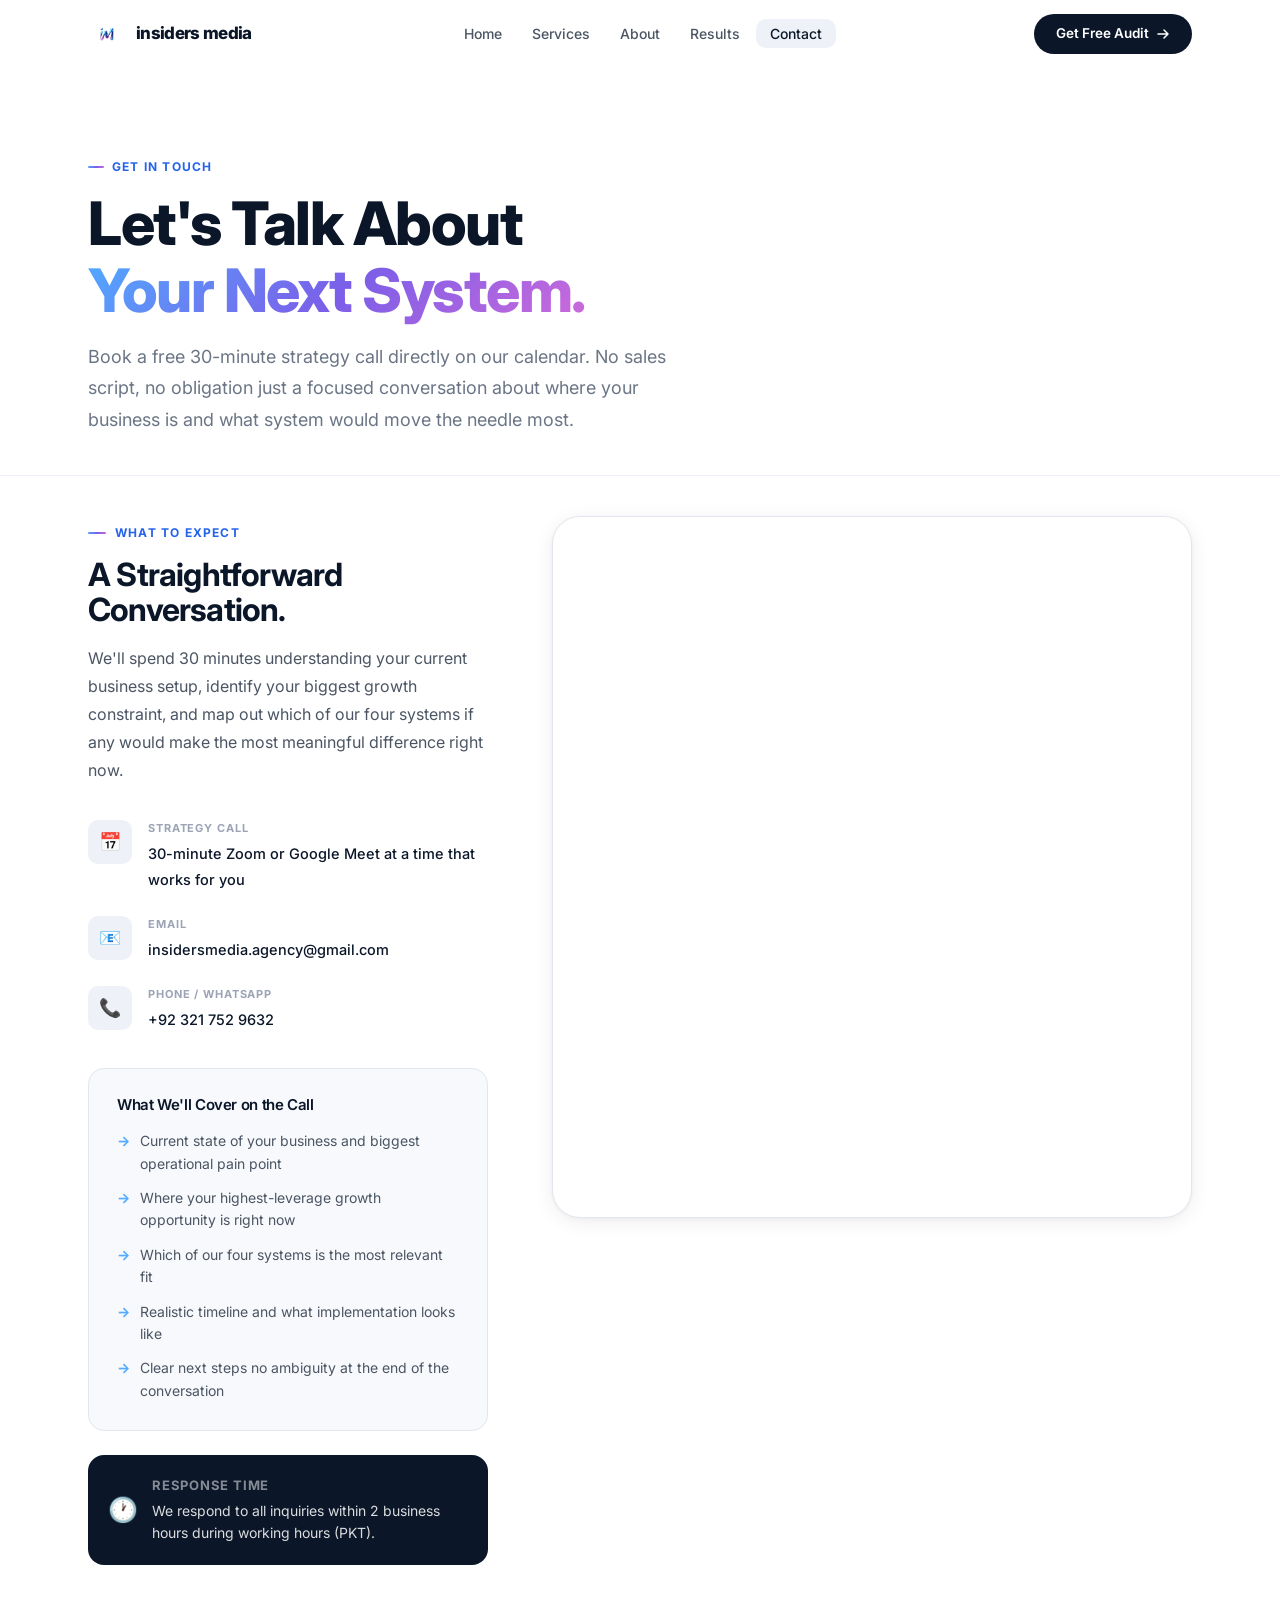
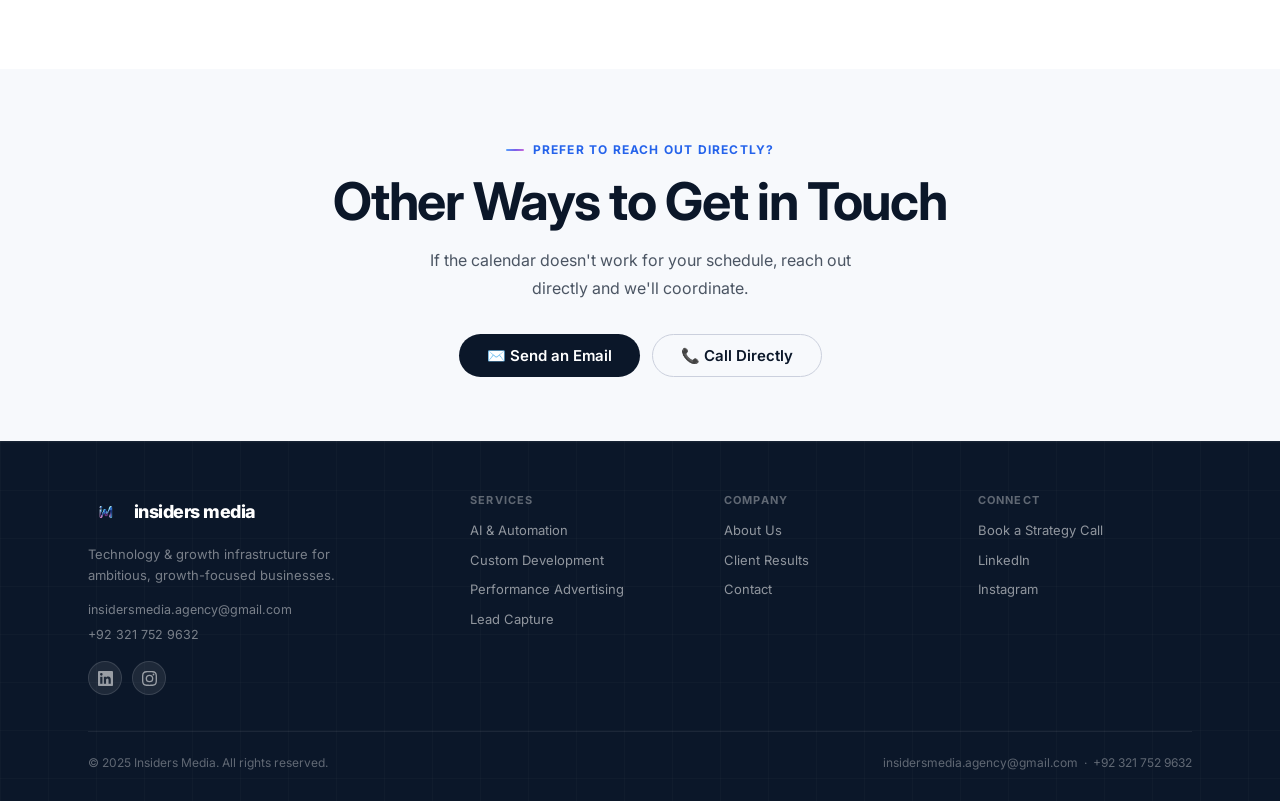
<file: contact.html>
<!DOCTYPE html>
<html lang="en">
<head>
  <meta charset="UTF-8" />
  <meta name="viewport" content="width=device-width, initial-scale=1.0" />
  <meta name="description" content="Book a free strategy call with Insiders Media. Get in touch via Calendly, email, or phone to discuss your B2B growth systems." />
  <title>Contact Insiders Media</title>
  <link rel="icon" href="assets/logo-icon.png" type="image/png" />
  <link rel="apple-touch-icon" href="assets/logo-icon.png" />
  <meta property="og:image" content="https://www.insidersmedia.xyz/assets/logo-icon.png" />
  <meta property="og:site_name" content="Insiders Media" />
  <meta property="og:url" content="https://www.insidersmedia.xyz/contact" />
  <meta name="twitter:card" content="summary" />
  <meta name="twitter:image" content="https://www.insidersmedia.xyz/assets/logo-icon.png" />
  <meta name="robots" content="index, follow" />
  <link rel="canonical" href="https://www.insidersmedia.xyz/contact" />
  <script type="application/ld+json">
  {
    "@context": "https://schema.org",
    "@type": "Organization",
    "name": "Insiders Media",
    "url": "https://www.insidersmedia.xyz",
    "logo": {
      "@type": "ImageObject",
      "url": "https://www.insidersmedia.xyz/assets/logo-icon.png",
      "width": 500,
      "height": 500
    },
    "description": "Insiders Media is a B2B Technology & Growth Agency specializing in AI automation, custom software development, performance advertising, and lead capture systems.",
    "email": "insidersmedia.agency@gmail.com",
    "telephone": "+923217529632",
    "sameAs": [
      "https://www.linkedin.com/company/insiders-media/",
      "https://www.instagram.com/insiders.media"
    ]
  }
  </script>
  <link rel="stylesheet" href="css/style.css" />
</head>
<body>

<nav class="nav" id="main-nav" role="navigation" aria-label="Main navigation">
  <div class="nav__inner">
    <a href="index.html" class="nav__logo" aria-label="Insiders Media Home">
      <img src="assets/logo-icon.png" alt="Insiders Media logo" />
      <span class="nav__logo-text">insiders media</span>
    </a>
    <ul class="nav__links" role="list">
      <li><a href="index.html">Home</a></li>
      <li><a href="services.html">Services</a></li>
      <li><a href="about.html">About</a></li>
      <li><a href="results.html">Results</a></li>
      <li><a href="contact.html">Contact</a></li>
    </ul>
    <a href="audit.html" class="nav__cta desktop-cta">
      <span>Get Free Audit</span>
      <svg class="arrow" width="14" height="14" viewBox="0 0 14 14" fill="none"><path d="M2 7h10M8 3l4 4-4 4" stroke="currentColor" stroke-width="1.5" stroke-linecap="round" stroke-linejoin="round"/></svg>
    </a>
    <button class="nav__hamburger" id="hamburger" aria-label="Toggle navigation" aria-expanded="false">
      <span></span><span></span><span></span>
    </button>
  </div>
  <div class="nav__mobile" id="mobile-menu">
    <a href="index.html">Home</a>
    <a href="services.html">Services</a>
    <a href="about.html">About</a>
    <a href="results.html">Results</a>
    <a href="contact.html">Contact</a>
    <a href="audit.html" class="nav__cta">Get Free Audit</a>
  </div>
</nav>

<!-- PAGE HERO -->
<section class="page-hero" style="padding-bottom: 40px;" aria-labelledby="contact-heading">
  <div class="container">
    <div class="page-hero__label">Get in Touch</div>
    <h1 id="contact-heading" class="fade-up">Let's Talk About<br><span class="gradient-text">Your Next System.</span></h1>
    <p class="fade-up delay-1">Book a free 30-minute strategy call directly on our calendar. No sales script, no obligation just a focused conversation about where your business is and what system would move the needle most.</p>
  </div>
</section>

<!-- CONTACT SECTION -->
<section class="section" style="padding-top: 40px;" aria-labelledby="booking-heading">
  <div class="container">
    <div class="contact-grid">

      <!-- LEFT: Contact Info -->
      <div class="fade-up">
        <span class="section-label">What to Expect</span>
        <h2 id="booking-heading" style="font-size: clamp(24px, 3vw, 32px); margin-bottom: 16px;">A Straightforward Conversation.</h2>
        <p>We'll spend 30 minutes understanding your current business setup, identify your biggest growth constraint, and map out which of our four systems if any would make the most meaningful difference right now.</p>

        <div style="margin: 36px 0;">
          <div class="contact-detail">
            <div class="contact-detail__icon">📅</div>
            <div>
              <strong>Strategy Call</strong>
              <span>30-minute Zoom or Google Meet at a time that works for you</span>
            </div>
          </div>
          <div class="contact-detail">
            <div class="contact-detail__icon">📧</div>
            <div>
              <strong>Email</strong>
              <a href="mailto:insidersmedia.agency@gmail.com">insidersmedia.agency@gmail.com</a>
            </div>
          </div>
          <div class="contact-detail">
            <div class="contact-detail__icon">📞</div>
            <div>
              <strong>Phone / WhatsApp</strong>
              <a href="tel:+923217529632">+92 321 752 9632</a>
            </div>
          </div>
        </div>

        <!-- What we'll cover -->
        <div style="background: var(--gray-50); border: 1px solid var(--gray-200); border-radius: var(--r-lg); padding: 28px;">
          <h4 style="margin-bottom: 16px; font-size: 15px;">What We'll Cover on the Call</h4>
          <ul style="list-style: none; padding: 0; margin: 0;">
            <li style="display: flex; gap: 10px; margin-bottom: 12px; font-size: 14px; color: var(--gray-600);">
              <span style="color: var(--logo-blue); font-weight: 700; flex-shrink: 0;">→</span>
              Current state of your business and biggest operational pain point
            </li>
            <li style="display: flex; gap: 10px; margin-bottom: 12px; font-size: 14px; color: var(--gray-600);">
              <span style="color: var(--logo-blue); font-weight: 700; flex-shrink: 0;">→</span>
              Where your highest-leverage growth opportunity is right now
            </li>
            <li style="display: flex; gap: 10px; margin-bottom: 12px; font-size: 14px; color: var(--gray-600);">
              <span style="color: var(--logo-blue); font-weight: 700; flex-shrink: 0;">→</span>
              Which of our four systems is the most relevant fit
            </li>
            <li style="display: flex; gap: 10px; margin-bottom: 12px; font-size: 14px; color: var(--gray-600);">
              <span style="color: var(--logo-blue); font-weight: 700; flex-shrink: 0;">→</span>
              Realistic timeline and what implementation looks like
            </li>
            <li style="display: flex; gap: 10px; margin-bottom: 0; font-size: 14px; color: var(--gray-600);">
              <span style="color: var(--logo-blue); font-weight: 700; flex-shrink: 0;">→</span>
              Clear next steps no ambiguity at the end of the conversation
            </li>
          </ul>
        </div>

        <div style="margin-top: 24px; padding: 20px; background: var(--navy); border-radius: var(--r-lg); display: flex; align-items: center; gap: 14px;">
          <span style="font-size: 24px; flex-shrink: 0;">🕐</span>
          <div>
            <div style="font-size: 13px; font-weight: 700; color: rgba(255,255,255,0.5); letter-spacing: 0.06em; text-transform: uppercase; margin-bottom: 4px;">Response Time</div>
            <div style="font-size: 14px; color: rgba(255,255,255,0.85);">We respond to all inquiries within 2 business hours during working hours (PKT).</div>
          </div>
        </div>
      </div>

      <!-- RIGHT: Calendly Embed -->
      <div class="fade-up delay-2">
        <div class="calendly-wrap">
          <!-- Calendly inline widget begin -->
          <div class="calendly-inline-widget" data-url="https://calendly.com/madilnazir132/30min" style="min-width:320px;height:700px;"></div>
          <script type="text/javascript" src="https://assets.calendly.com/assets/external/widget.js" async></script>
          <!-- Calendly inline widget end -->
        </div>
      </div>

    </div>
  </div>
</section>

<!-- ALTERNATIVE CTA -->
<section class="section--sm section--alt">
  <div class="container text-center fade-up">
    <span class="section-label" style="justify-content: center;">Prefer to Reach Out Directly?</span>
    <h2 style="margin-bottom: 14px;">Other Ways to Get in Touch</h2>
    <p style="max-width: 480px; margin: 0 auto 32px;">If the calendar doesn't work for your schedule, reach out directly and we'll coordinate.</p>
    <div class="flex gap-3 flex-wrap" style="justify-content: center;">
      <a href="mailto:insidersmedia.agency@gmail.com" class="btn btn--primary" id="contact-email-btn">
        <span>✉️ Send an Email</span>
      </a>
      <a href="tel:+923217529632" class="btn btn--outline" id="contact-phone-btn">
        <span>📞 Call Directly</span>
      </a>
    </div>
  </div>
</section>

<footer class="footer" role="contentinfo">
  <div class="container">
    <div class="footer__grid">
      <div class="footer__brand">
        <div class="footer__brand-logo">
          <img src="assets/logo-icon.png" alt="Insiders Media" />
          <span class="footer__brand-name">insiders media</span>
        </div>
        <p>Technology &amp; growth infrastructure for ambitious, growth-focused businesses.</p>
        <div class="footer__brand-contact">
          <a href="mailto:insidersmedia.agency@gmail.com">insidersmedia.agency@gmail.com</a>
          <a href="tel:+923217529632">+92 321 752 9632</a>
        </div>
        <div class="footer__social">
          <a href="https://www.linkedin.com/company/insiders-media/" target="_blank" rel="noopener" aria-label="LinkedIn">
            <svg viewBox="0 0 24 24" xmlns="http://www.w3.org/2000/svg"><path d="M20.447 20.452h-3.554v-5.569c0-1.328-.027-3.037-1.852-3.037-1.853 0-2.136 1.445-2.136 2.939v5.667H9.351V9h3.414v1.561h.046c.477-.9 1.637-1.85 3.37-1.85 3.601 0 4.267 2.37 4.267 5.455v6.286zM5.337 7.433a2.062 2.062 0 01-2.063-2.065 2.064 2.064 0 112.063 2.065zm1.782 13.019H3.555V9h3.564v11.452zM22.225 0H1.771C.792 0 0 .774 0 1.729v20.542C0 23.227.792 24 1.771 24h20.451C23.2 24 24 23.227 24 22.271V1.729C24 .774 23.2 0 22.222 0h.003z"/></svg>
          </a>
          <a href="https://www.instagram.com/insiders.media" target="_blank" rel="noopener" aria-label="Instagram">
            <svg viewBox="0 0 24 24" xmlns="http://www.w3.org/2000/svg"><path d="M12 2.163c3.204 0 3.584.012 4.85.07 3.252.148 4.771 1.691 4.919 4.919.058 1.265.069 1.645.069 4.849 0 3.205-.012 3.584-.069 4.849-.149 3.225-1.664 4.771-4.919 4.919-1.266.058-1.644.07-4.85.07-3.204 0-3.584-.012-4.849-.07-3.26-.149-4.771-1.699-4.919-4.92-.058-1.265-.07-1.644-.07-4.849 0-3.204.013-3.583.07-4.849.149-3.227 1.664-4.771 4.919-4.919 1.266-.057 1.645-.069 4.849-.069zm0-2.163c-3.259 0-3.667.014-4.947.072-4.358.2-6.78 2.618-6.98 6.98-.059 1.281-.073 1.689-.073 4.948 0 3.259.014 3.668.072 4.948.2 4.358 2.618 6.78 6.98 6.98 1.281.058 1.689.072 4.948.072 3.259 0 3.668-.014 4.948-.072 4.354-.2 6.782-2.618 6.979-6.98.059-1.28.073-1.689.073-4.948 0-3.259-.014-3.667-.072-4.947-.196-4.354-2.617-6.78-6.979-6.98-1.281-.059-1.69-.073-4.949-.073zm0 5.838a6.162 6.162 0 100 12.324 6.162 6.162 0 000-12.324zM12 16a4 4 0 110-8 4 4 0 010 8zm6.406-11.845a1.44 1.44 0 100 2.881 1.44 1.44 0 000-2.881z"/></svg>
          </a>
        </div>
      </div>
      <div class="footer__col">
        <h5>Services</h5>
        <a href="services.html#ai-automation">AI &amp; Automation</a>
        <a href="services.html#development">Custom Development</a>
        <a href="services.html#advertising">Performance Advertising</a>
        <a href="services.html#lead-capture">Lead Capture</a>
      </div>
      <div class="footer__col">
        <h5>Company</h5>
        <a href="about.html">About Us</a>
        <a href="results.html">Client Results</a>
        <a href="contact.html">Contact</a>
      </div>
      <div class="footer__col">
        <h5>Connect</h5>
        <a href="https://calendly.com/madilnazir132/30min" target="_blank" rel="noopener">Book a Strategy Call</a>
        <a href="https://www.linkedin.com/company/insiders-media/" target="_blank" rel="noopener">LinkedIn</a>
        <a href="https://www.instagram.com/insiders.media" target="_blank" rel="noopener">Instagram</a>
      </div>
    </div>
    <div class="footer__bottom">
      <p>&copy; 2025 Insiders Media. All rights reserved.</p>
      <p>insidersmedia.agency@gmail.com &nbsp;·&nbsp; +92 321 752 9632</p>
    </div>
  </div>
</footer>

<script src="js/main.js"></script>
</body>
</html>
</file>
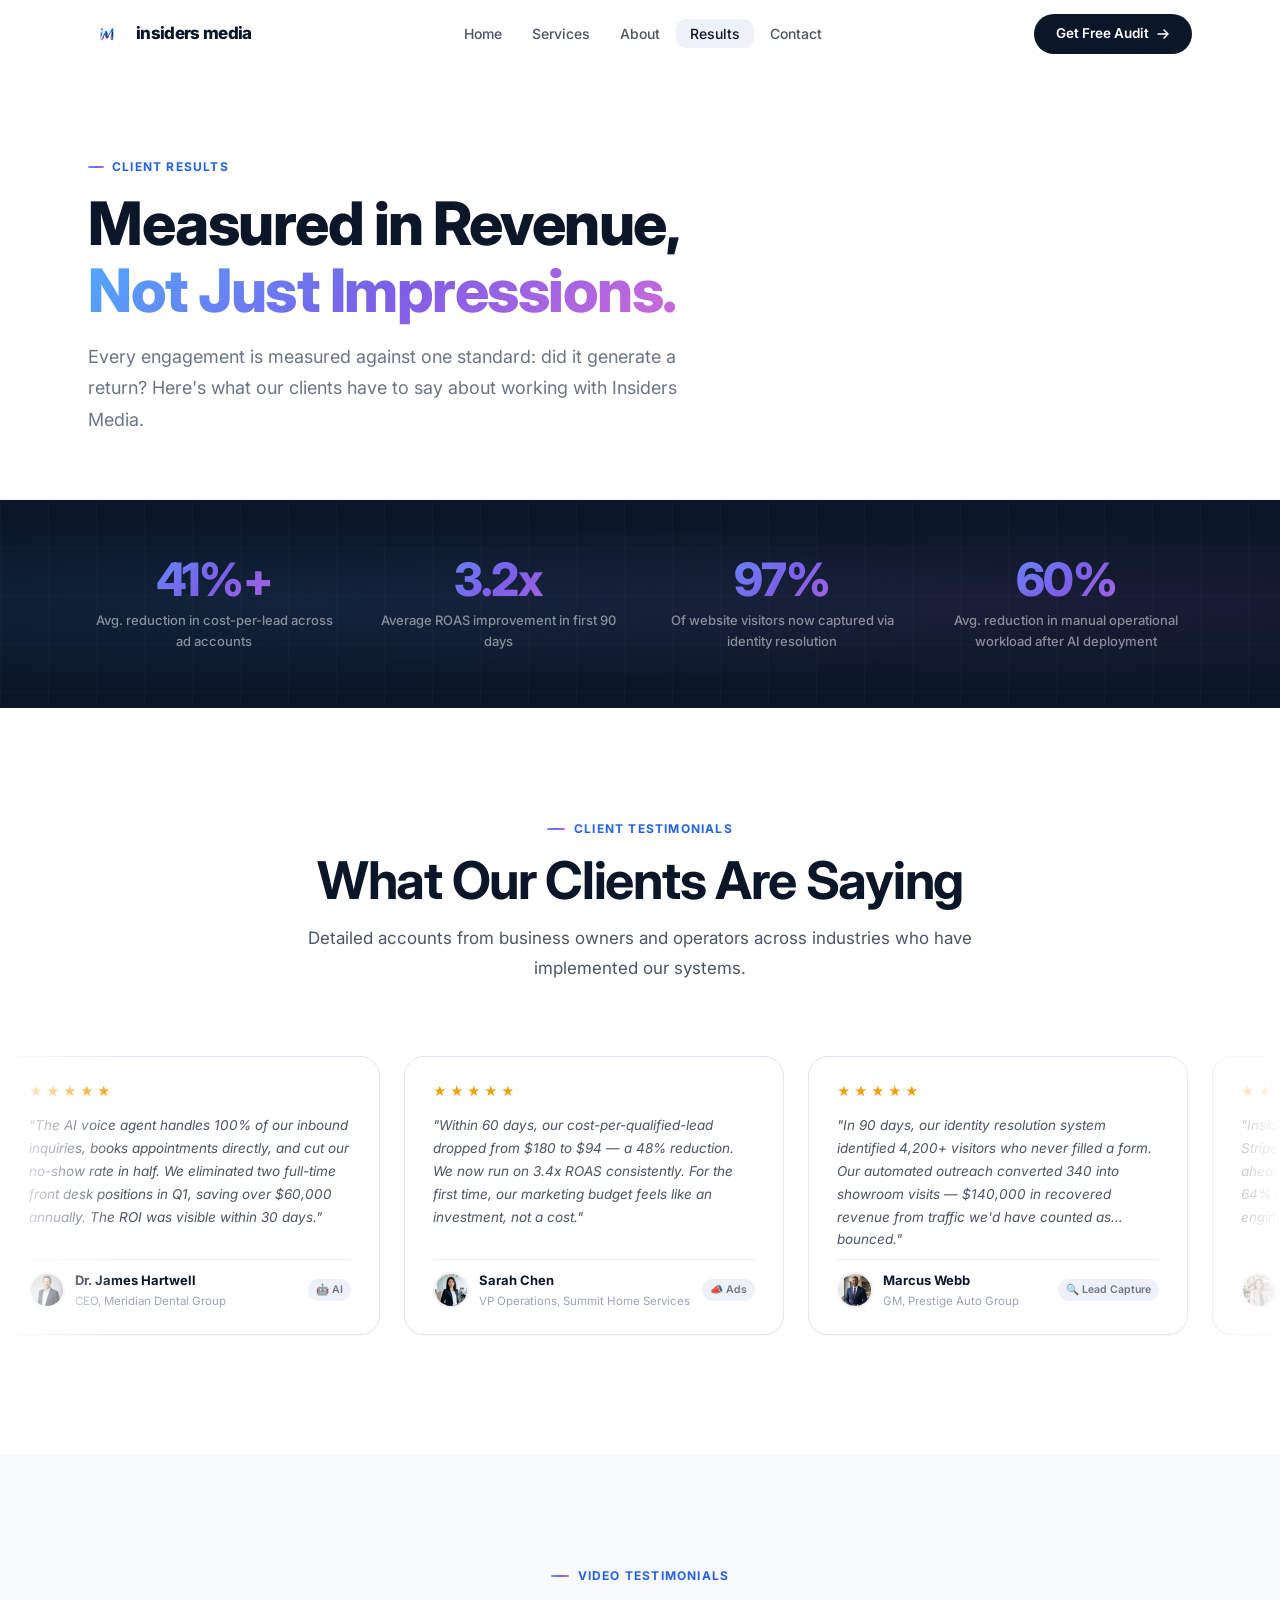
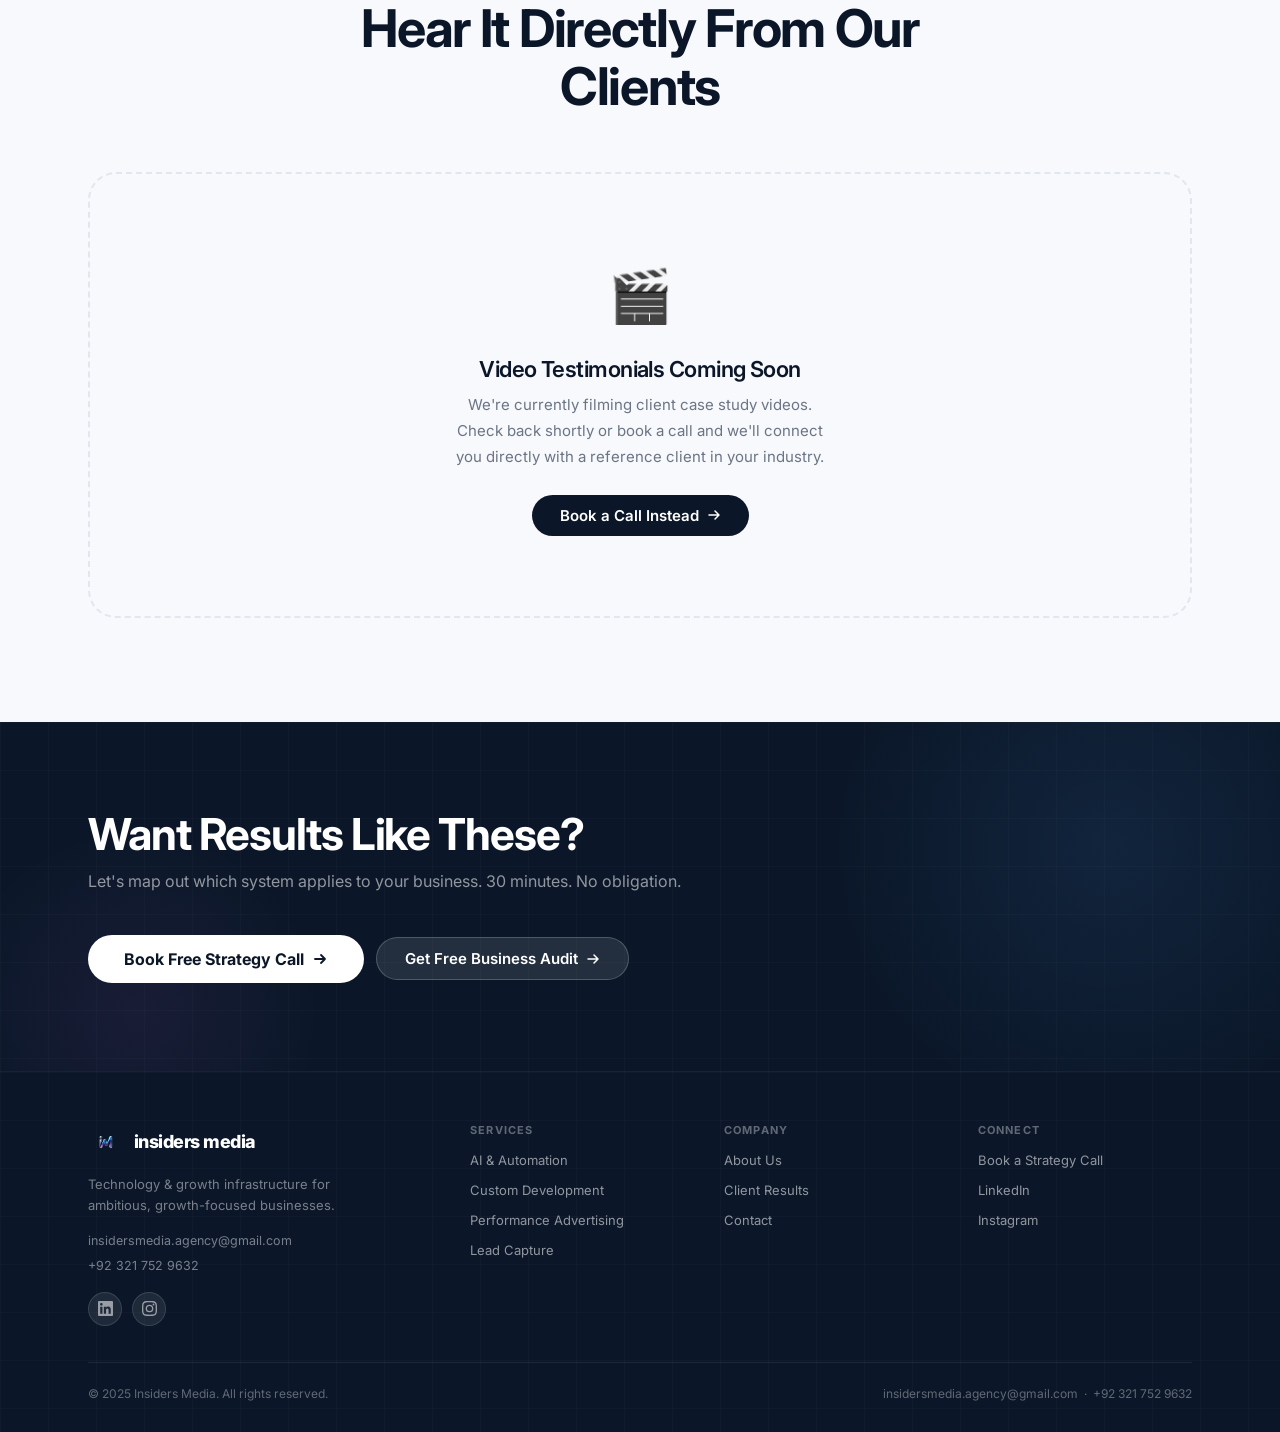
<file: results.html>
<!DOCTYPE html>
<html lang="en">
<head>
  <meta charset="UTF-8" />
  <meta name="viewport" content="width=device-width, initial-scale=1.0" />
  <meta name="description" content="Real client results from Insiders Media revenue recovered, leads generated, and systems deployed across AI automation, advertising, and custom development projects." />
  <title>Client Results Insiders Media</title>
  <link rel="icon" href="assets/logo-icon.png" type="image/png" />
  <link rel="apple-touch-icon" href="assets/logo-icon.png" />
  <meta property="og:image" content="https://www.insidersmedia.xyz/assets/logo-icon.png" />
  <meta property="og:site_name" content="Insiders Media" />
  <meta property="og:url" content="https://www.insidersmedia.xyz/results" />
  <meta name="twitter:card" content="summary" />
  <meta name="twitter:image" content="https://www.insidersmedia.xyz/assets/logo-icon.png" />
  <meta name="robots" content="index, follow" />
  <link rel="canonical" href="https://www.insidersmedia.xyz/results" />
  <script type="application/ld+json">
  {
    "@context": "https://schema.org",
    "@type": "Organization",
    "name": "Insiders Media",
    "url": "https://www.insidersmedia.xyz",
    "logo": {
      "@type": "ImageObject",
      "url": "https://www.insidersmedia.xyz/assets/logo-icon.png",
      "width": 500,
      "height": 500
    },
    "description": "Insiders Media is a B2B Technology & Growth Agency specializing in AI automation, custom software development, performance advertising, and lead capture systems.",
    "email": "insidersmedia.agency@gmail.com",
    "telephone": "+923217529632",
    "sameAs": [
      "https://www.linkedin.com/company/insiders-media/",
      "https://www.instagram.com/insiders.media"
    ]
  }
  </script>
  <link rel="stylesheet" href="css/style.css" />
</head>
<body>

<nav class="nav" id="main-nav" role="navigation" aria-label="Main navigation">
  <div class="nav__inner">
    <a href="index.html" class="nav__logo" aria-label="Insiders Media Home">
      <img src="assets/logo-icon.png" alt="Insiders Media logo" />
      <span class="nav__logo-text">insiders media</span>
    </a>
    <ul class="nav__links" role="list">
      <li><a href="index.html">Home</a></li>
      <li><a href="services.html">Services</a></li>
      <li><a href="about.html">About</a></li>
      <li><a href="results.html">Results</a></li>
      <li><a href="contact.html">Contact</a></li>
    </ul>
    <a href="audit.html" class="nav__cta desktop-cta">
      <span>Get Free Audit</span>
      <svg class="arrow" width="14" height="14" viewBox="0 0 14 14" fill="none"><path d="M2 7h10M8 3l4 4-4 4" stroke="currentColor" stroke-width="1.5" stroke-linecap="round" stroke-linejoin="round"/></svg>
    </a>
    <button class="nav__hamburger" id="hamburger" aria-label="Toggle navigation" aria-expanded="false">
      <span></span><span></span><span></span>
    </button>
  </div>
  <div class="nav__mobile" id="mobile-menu">
    <a href="index.html">Home</a>
    <a href="services.html">Services</a>
    <a href="about.html">About</a>
    <a href="results.html">Results</a>
    <a href="contact.html">Contact</a>
    <a href="audit.html" class="nav__cta">Get Free Audit</a>
  </div>
</nav>

<!-- PAGE HERO -->
<section class="page-hero" aria-labelledby="results-heading">
  <div class="container">
    <div class="page-hero__label">Client Results</div>
    <h1 id="results-heading" class="fade-up">Measured in Revenue,<br><span class="gradient-text">Not Just Impressions.</span></h1>
    <p class="fade-up delay-1">Every engagement is measured against one standard: did it generate a return? Here's what our clients have to say about working with Insiders Media.</p>
  </div>
</section>

<!-- STATS BANNER -->
<section class="stats-banner" aria-label="Key performance metrics">
  <div class="container">
    <div class="stats-row">
      <div class="fade-up">
        <div class="stats-row__num" data-counter="41" data-suffix="%+">41%+</div>
        <div class="stats-row__label">Avg. reduction in cost-per-lead across ad accounts</div>
      </div>
      <div class="fade-up delay-1">
        <div class="stats-row__num" data-counter="3.2" data-suffix="x">3.2x</div>
        <div class="stats-row__label">Average ROAS improvement in first 90 days</div>
      </div>
      <div class="fade-up delay-2">
        <div class="stats-row__num" data-counter="97" data-suffix="%">97%</div>
        <div class="stats-row__label">Of website visitors now captured via identity resolution</div>
      </div>
      <div class="fade-up delay-3">
        <div class="stats-row__num" data-counter="60" data-suffix="%">60%</div>
        <div class="stats-row__label">Avg. reduction in manual operational workload after AI deployment</div>
      </div>
    </div>
  </div>
</section>

<!-- TESTIMONIALS INFINITE SCROLL -->
<section class="section" aria-labelledby="testimonials-heading">
  <div class="container">
    <div class="section-header fade-up">
      <span class="section-label">Client Testimonials</span>
      <h2 id="testimonials-heading">What Our Clients Are Saying</h2>
      <p>Detailed accounts from business owners and operators across industries who have implemented our systems.</p>
    </div>
  </div>

  <div class="testimonials-ticker-section fade-up delay-1">
    <div class="testimonials-ticker-wrap">
      <div class="testimonials-ticker-track" id="testimonials-ticker" style="animation-duration: 90s;">

        <!-- Card 1 -->
        <div class="tcard-mini">
          <div class="tcard-mini__stars"><span>★</span><span>★</span><span>★</span><span>★</span><span>★</span></div>
          <p class="tcard-mini__quote">"The AI voice agent handles 100% of our inbound inquiries, books appointments directly, and cut our no-show rate in half. We eliminated two full-time front desk positions in Q1, saving over $60,000 annually. The ROI was visible within 30 days."</p>
          <div class="tcard-mini__footer">
            <img src="assets/avatar-james.png" alt="Dr. James Hartwell" class="tcard-mini__avatar" />
            <div><div class="tcard-mini__name">Dr. James Hartwell</div><div class="tcard-mini__role">CEO, Meridian Dental Group</div></div>
            <span class="tcard-mini__badge">🤖 AI</span>
          </div>
        </div>

        <!-- Card 2 -->
        <div class="tcard-mini">
          <div class="tcard-mini__stars"><span>★</span><span>★</span><span>★</span><span>★</span><span>★</span></div>
          <p class="tcard-mini__quote">"Within 60 days, our cost-per-qualified-lead dropped from $180 to $94 — a 48% reduction. We now run on 3.4x ROAS consistently. For the first time, our marketing budget feels like an investment, not a cost."</p>
          <div class="tcard-mini__footer">
            <img src="assets/avatar-sarah.png" alt="Sarah Chen" class="tcard-mini__avatar" />
            <div><div class="tcard-mini__name">Sarah Chen</div><div class="tcard-mini__role">VP Operations, Summit Home Services</div></div>
            <span class="tcard-mini__badge">📣 Ads</span>
          </div>
        </div>

        <!-- Card 3 -->
        <div class="tcard-mini">
          <div class="tcard-mini__stars"><span>★</span><span>★</span><span>★</span><span>★</span><span>★</span></div>
          <p class="tcard-mini__quote">"In 90 days, our identity resolution system identified 4,200+ visitors who never filled a form. Our automated outreach converted 340 into showroom visits — $140,000 in recovered revenue from traffic we'd have counted as bounced."</p>
          <div class="tcard-mini__footer">
            <img src="assets/avatar-marcus.png" alt="Marcus Webb" class="tcard-mini__avatar" />
            <div><div class="tcard-mini__name">Marcus Webb</div><div class="tcard-mini__role">GM, Prestige Auto Group</div></div>
            <span class="tcard-mini__badge">🔍 Lead Capture</span>
          </div>
        </div>

        <!-- Card 4 -->
        <div class="tcard-mini">
          <div class="tcard-mini__stars"><span>★</span><span>★</span><span>★</span><span>★</span><span>★</span></div>
          <p class="tcard-mini__quote">"Insiders Media built a React + Node.js portal with Stripe billing integration, delivered in 6 weeks ahead of schedule. Client support tickets dropped 64% because clients now self-serve. Our own engineers were impressed by the architecture."</p>
          <div class="tcard-mini__footer">
            <img src="assets/avatar-elena.png" alt="Elena Park" class="tcard-mini__avatar" />
            <div><div class="tcard-mini__name">Elena Park</div><div class="tcard-mini__role">Founder, NovaFlow Analytics</div></div>
            <span class="tcard-mini__badge">⚙️ Dev</span>
          </div>
        </div>

        <!-- Card 5 -->
        <div class="tcard-mini">
          <div class="tcard-mini__stars"><span>★</span><span>★</span><span>★</span><span>★</span><span>★</span></div>
          <p class="tcard-mini__quote">"They implemented an AI chatbot and SMS sequences that qualify and route leads instantly. Our sales team's productivity skyrocketed by 300% — they only talk to ready-to-buy prospects now."</p>
          <div class="tcard-mini__footer">
            <div class="tcard-mini__initials">DT</div>
            <div><div class="tcard-mini__name">David Thompson</div><div class="tcard-mini__role">VP of Sales, Horizon Tech</div></div>
            <span class="tcard-mini__badge">🤖 AI</span>
          </div>
        </div>

        <!-- Card 6 -->
        <div class="tcard-mini">
          <div class="tcard-mini__stars"><span>★</span><span>★</span><span>★</span><span>★</span><span>★</span></div>
          <p class="tcard-mini__quote">"The team built a bespoke web app that perfectly maps to our operational workflow. The backend architecture is rock solid, and our team adopted it immediately. Truly enterprise-grade work from an agency that actually understands software."</p>
          <div class="tcard-mini__footer">
            <div class="tcard-mini__initials">MS</div>
            <div><div class="tcard-mini__name">Michael Sterling</div><div class="tcard-mini__role">CEO, Sterling Logistics</div></div>
            <span class="tcard-mini__badge">⚙️ Dev</span>
          </div>
        </div>

        <!-- Card 7 -->
        <div class="tcard-mini">
          <div class="tcard-mini__stars"><span>★</span><span>★</span><span>★</span><span>★</span><span>★</span></div>
          <p class="tcard-mini__quote">"They restructured our entire funnel, implemented proper server-side attribution, and launched targeted YouTube campaigns. We've seen a 4.1x ROAS and our calendar is booked out weeks in advance."</p>
          <div class="tcard-mini__footer">
            <div class="tcard-mini__initials">AR</div>
            <div><div class="tcard-mini__name">Amanda Royce</div><div class="tcard-mini__role">CMO, Elevate Financial</div></div>
            <span class="tcard-mini__badge">📣 Ads</span>
          </div>
        </div>

        <!-- Card 8 -->
        <div class="tcard-mini">
          <div class="tcard-mini__stars"><span>★</span><span>★</span><span>★</span><span>★</span><span>★</span></div>
          <p class="tcard-mini__quote">"The identity resolution technology is practically magic. We captured names and numbers of visitors who never submitted forms. Automated SMS follow-up recovered $85,000 in lost pipeline in the first 45 days alone."</p>
          <div class="tcard-mini__footer">
            <div class="tcard-mini__initials">RT</div>
            <div><div class="tcard-mini__name">Rachel Torres</div><div class="tcard-mini__role">Marketing Director, Apex Legal</div></div>
            <span class="tcard-mini__badge">🔍 Lead Capture</span>
          </div>
        </div>

        <!-- Card 9 -->
        <div class="tcard-mini">
          <div class="tcard-mini__stars"><span>★</span><span>★</span><span>★</span><span>★</span><span>★</span></div>
          <p class="tcard-mini__quote">"Insiders Media built a custom AI agent trained on all our documentation. It now resolves 78% of support tickets without human intervention. Our support costs plummeted while customer satisfaction scores hit an all-time high."</p>
          <div class="tcard-mini__footer">
            <div class="tcard-mini__initials">DK</div>
            <div><div class="tcard-mini__name">David Kim</div><div class="tcard-mini__role">Founder, Nexus Software</div></div>
            <span class="tcard-mini__badge">🤖 AI</span>
          </div>
        </div>

        <!-- Card 10 -->
        <div class="tcard-mini">
          <div class="tcard-mini__stars"><span>★</span><span>★</span><span>★</span><span>★</span><span>★</span></div>
          <p class="tcard-mini__quote">"None of the five agencies I've worked with over a decade brought the level of technical marketing rigor that Insiders Media does. Their Google Ads architecture is incredibly precise — our CPA has been cut in half."</p>
          <div class="tcard-mini__footer">
            <div class="tcard-mini__initials">TM</div>
            <div><div class="tcard-mini__name">Tom Mitchell</div><div class="tcard-mini__role">Partner, Mitchell &amp; Sons</div></div>
            <span class="tcard-mini__badge">📣 Ads</span>
          </div>
        </div>

      </div>
    </div>
  </div>
</section>

<!-- VIDEO TESTIMONIALS PLACEHOLDER -->

<section class="section section--alt" aria-labelledby="video-heading">
  <div class="container">
    <div class="section-header fade-up">
      <span class="section-label">Video Testimonials</span>
      <h2 id="video-heading">Hear It Directly From Our Clients</h2>
    </div>
    <div class="video-section fade-up delay-1">
      <span class="video-section__icon">🎬</span>
      <h3>Video Testimonials Coming Soon</h3>
      <p>We're currently filming client case study videos. Check back shortly or book a call and we'll connect you directly with a reference client in your industry.</p>
      <a href="contact.html" class="btn btn--primary" id="video-section-cta">
        <span>Book a Call Instead</span>
        <svg class="arrow" width="14" height="14" viewBox="0 0 14 14" fill="none"><path d="M2 7h10M8 3l4 4-4 4" stroke="currentColor" stroke-width="1.5" stroke-linecap="round" stroke-linejoin="round"/></svg>
      </a>
    </div>
  </div>
</section>

<!-- CTA BANNER -->
<section class="cta-banner section">
  <div class="container">
    <div class="cta-banner__inner">
      <div class="cta-banner__text fade-up">
        <h2>Want Results Like These?</h2>
        <p>Let's map out which system applies to your business. 30 minutes. No obligation.</p>
      </div>
      <div class="cta-banner__actions fade-up delay-2">
        <a href="https://calendly.com/madilnazir132/30min" target="_blank" rel="noopener" class="btn btn--white btn--lg" id="results-cta-btn">
          <span>Book Free Strategy Call</span>
          <svg class="arrow" width="16" height="16" viewBox="0 0 16 16" fill="none"><path d="M3 8h10M9 4l4 4-4 4" stroke="currentColor" stroke-width="1.8" stroke-linecap="round" stroke-linejoin="round"/></svg>
        </a>
        <a href="audit.html" class="btn btn--ghost" id="results-audit-btn">
          <span>Get Free Business Audit</span>
          <svg class="arrow" width="14" height="14" viewBox="0 0 14 14" fill="none"><path d="M2 7h10M8 3l4 4-4 4" stroke="currentColor" stroke-width="1.5" stroke-linecap="round" stroke-linejoin="round"/></svg>
        </a>
      </div>
    </div>
  </div>
</section>

<footer class="footer" role="contentinfo">
  <div class="container">
    <div class="footer__grid">
      <div class="footer__brand">
        <div class="footer__brand-logo">
          <img src="assets/logo-icon.png" alt="Insiders Media" />
          <span class="footer__brand-name">insiders media</span>
        </div>
        <p>Technology &amp; growth infrastructure for ambitious, growth-focused businesses.</p>
        <div class="footer__brand-contact">
          <a href="mailto:insidersmedia.agency@gmail.com">insidersmedia.agency@gmail.com</a>
          <a href="tel:+923217529632">+92 321 752 9632</a>
        </div>
        <div class="footer__social">
          <a href="https://www.linkedin.com/company/insiders-media/" target="_blank" rel="noopener" aria-label="LinkedIn">
            <svg viewBox="0 0 24 24" xmlns="http://www.w3.org/2000/svg"><path d="M20.447 20.452h-3.554v-5.569c0-1.328-.027-3.037-1.852-3.037-1.853 0-2.136 1.445-2.136 2.939v5.667H9.351V9h3.414v1.561h.046c.477-.9 1.637-1.85 3.37-1.85 3.601 0 4.267 2.37 4.267 5.455v6.286zM5.337 7.433a2.062 2.062 0 01-2.063-2.065 2.064 2.064 0 112.063 2.065zm1.782 13.019H3.555V9h3.564v11.452zM22.225 0H1.771C.792 0 0 .774 0 1.729v20.542C0 23.227.792 24 1.771 24h20.451C23.2 24 24 23.227 24 22.271V1.729C24 .774 23.2 0 22.222 0h.003z"/></svg>
          </a>
          <a href="https://www.instagram.com/insiders.media" target="_blank" rel="noopener" aria-label="Instagram">
            <svg viewBox="0 0 24 24" xmlns="http://www.w3.org/2000/svg"><path d="M12 2.163c3.204 0 3.584.012 4.85.07 3.252.148 4.771 1.691 4.919 4.919.058 1.265.069 1.645.069 4.849 0 3.205-.012 3.584-.069 4.849-.149 3.225-1.664 4.771-4.919 4.919-1.266.058-1.644.07-4.85.07-3.204 0-3.584-.012-4.849-.07-3.26-.149-4.771-1.699-4.919-4.92-.058-1.265-.07-1.644-.07-4.849 0-3.204.013-3.583.07-4.849.149-3.227 1.664-4.771 4.919-4.919 1.266-.057 1.645-.069 4.849-.069zm0-2.163c-3.259 0-3.667.014-4.947.072-4.358.2-6.78 2.618-6.98 6.98-.059 1.281-.073 1.689-.073 4.948 0 3.259.014 3.668.072 4.948.2 4.358 2.618 6.78 6.98 6.98 1.281.058 1.689.072 4.948.072 3.259 0 3.668-.014 4.948-.072 4.354-.2 6.782-2.618 6.979-6.98.059-1.28.073-1.689.073-4.948 0-3.259-.014-3.667-.072-4.947-.196-4.354-2.617-6.78-6.979-6.98-1.281-.059-1.69-.073-4.949-.073zm0 5.838a6.162 6.162 0 100 12.324 6.162 6.162 0 000-12.324zM12 16a4 4 0 110-8 4 4 0 010 8zm6.406-11.845a1.44 1.44 0 100 2.881 1.44 1.44 0 000-2.881z"/></svg>
          </a>
        </div>
      </div>
      <div class="footer__col">
        <h5>Services</h5>
        <a href="services.html#ai-automation">AI &amp; Automation</a>
        <a href="services.html#development">Custom Development</a>
        <a href="services.html#advertising">Performance Advertising</a>
        <a href="services.html#lead-capture">Lead Capture</a>
      </div>
      <div class="footer__col">
        <h5>Company</h5>
        <a href="about.html">About Us</a>
        <a href="results.html">Client Results</a>
        <a href="contact.html">Contact</a>
      </div>
      <div class="footer__col">
        <h5>Connect</h5>
        <a href="https://calendly.com/madilnazir132/30min" target="_blank" rel="noopener">Book a Strategy Call</a>
        <a href="https://www.linkedin.com/company/insiders-media/" target="_blank" rel="noopener">LinkedIn</a>
        <a href="https://www.instagram.com/insiders.media" target="_blank" rel="noopener">Instagram</a>
      </div>
    </div>
    <div class="footer__bottom">
      <p>&copy; 2025 Insiders Media. All rights reserved.</p>
      <p>insidersmedia.agency@gmail.com &nbsp;&middot;&nbsp; +92 321 752 9632</p>
    </div>
  </div>
</footer>

<script src="js/main.js"></script>
</body>
</html>
</file>
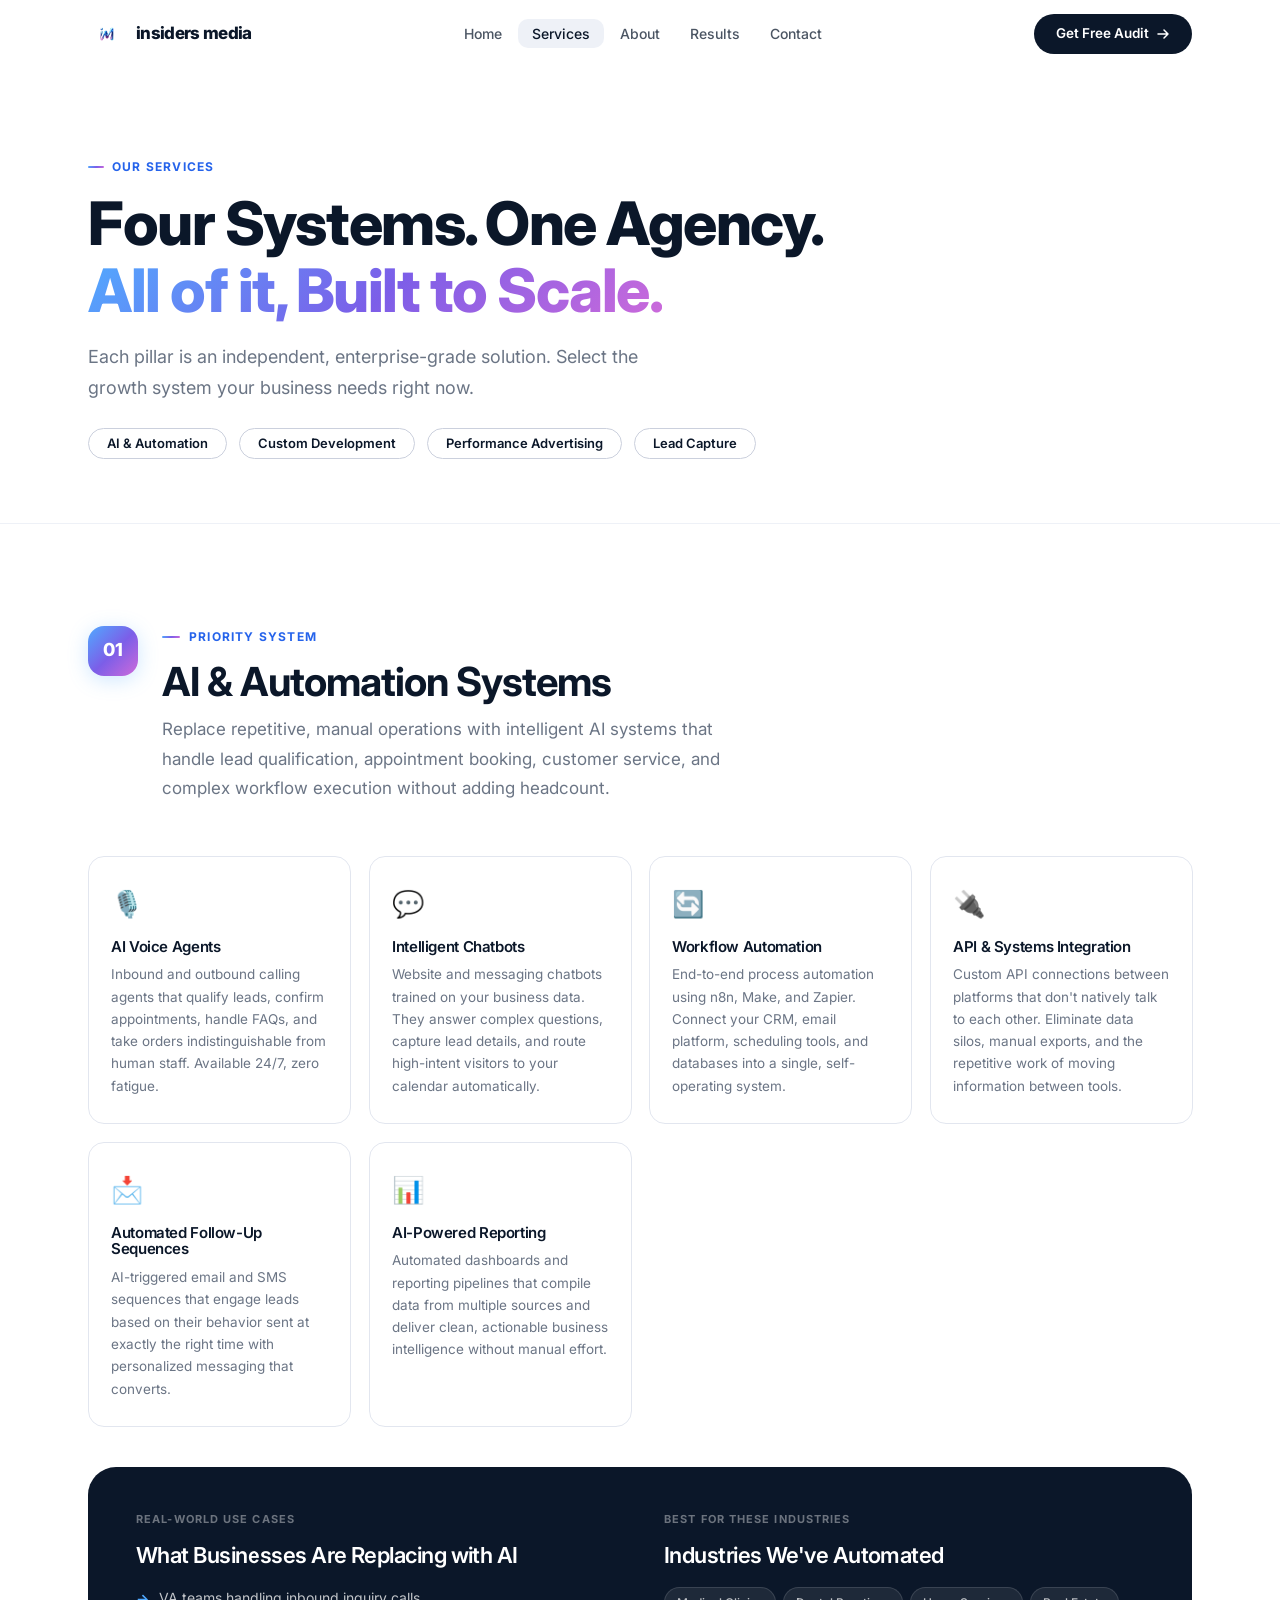
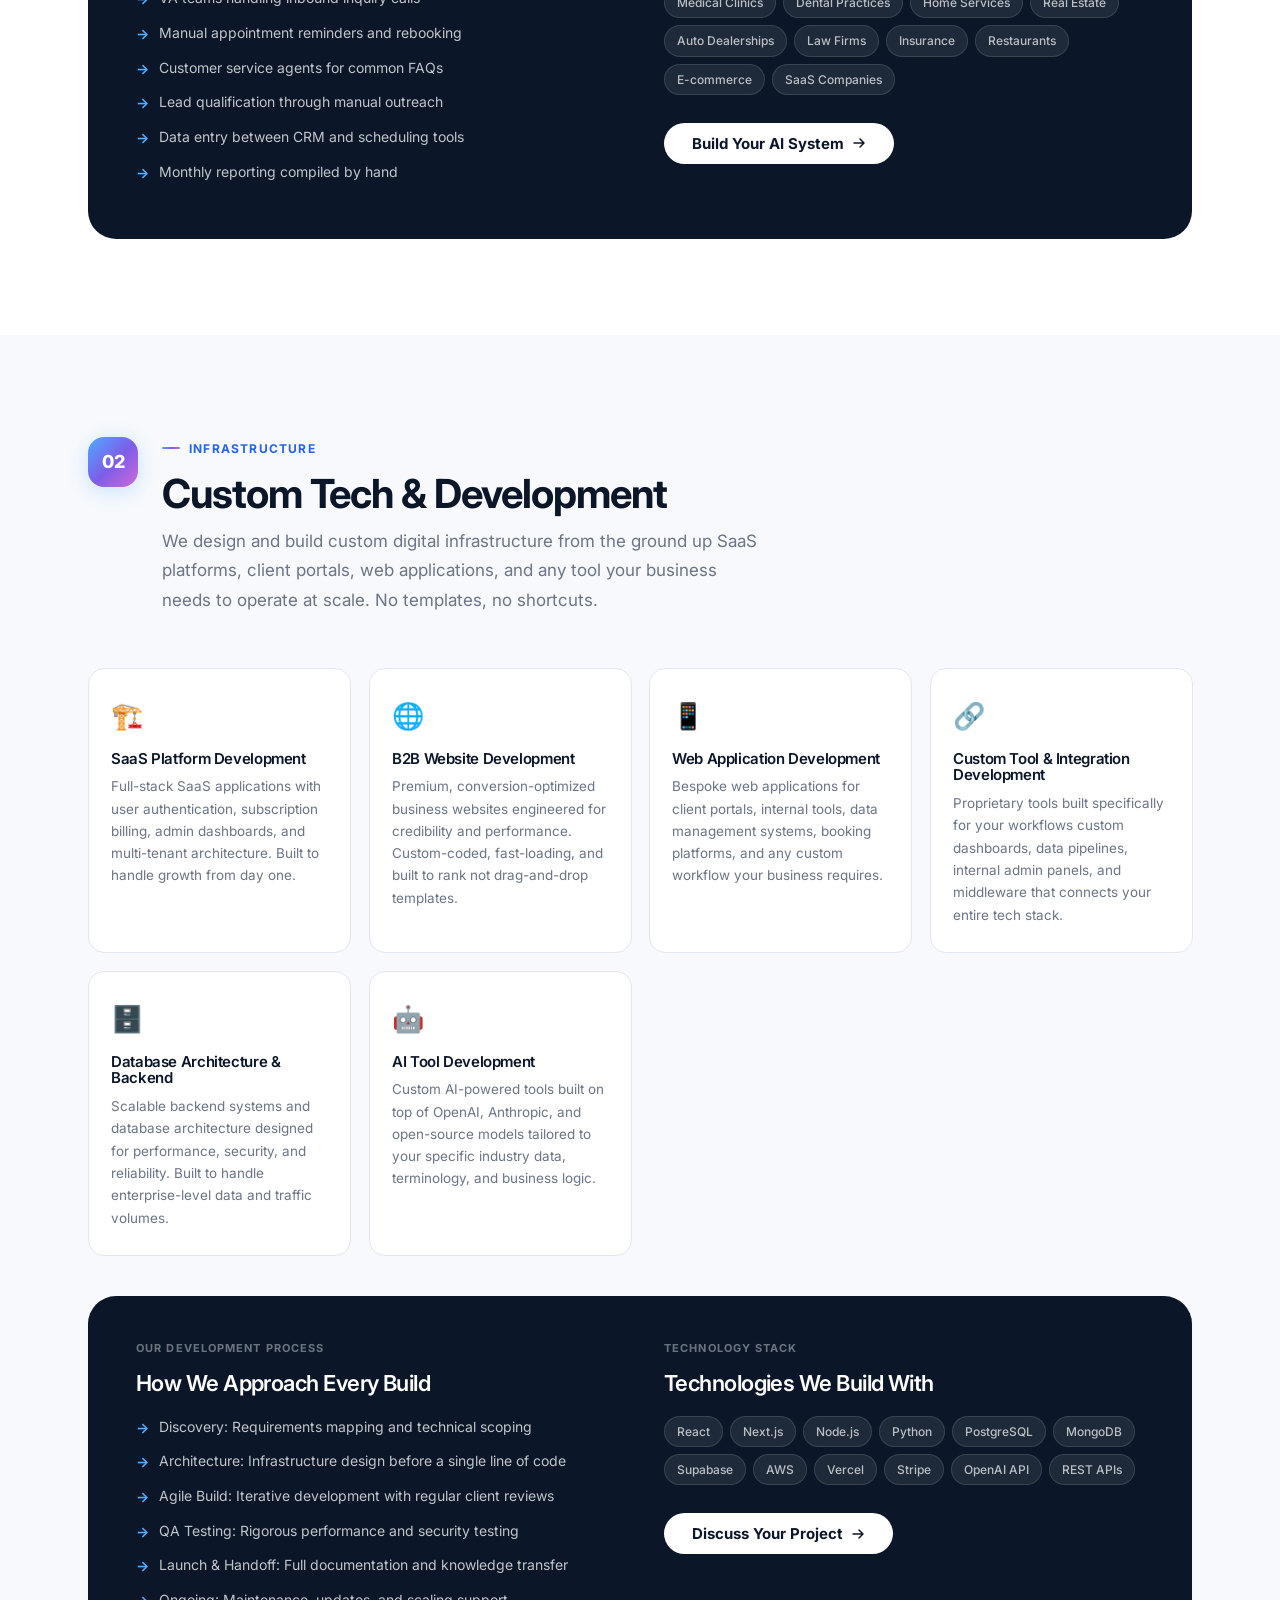
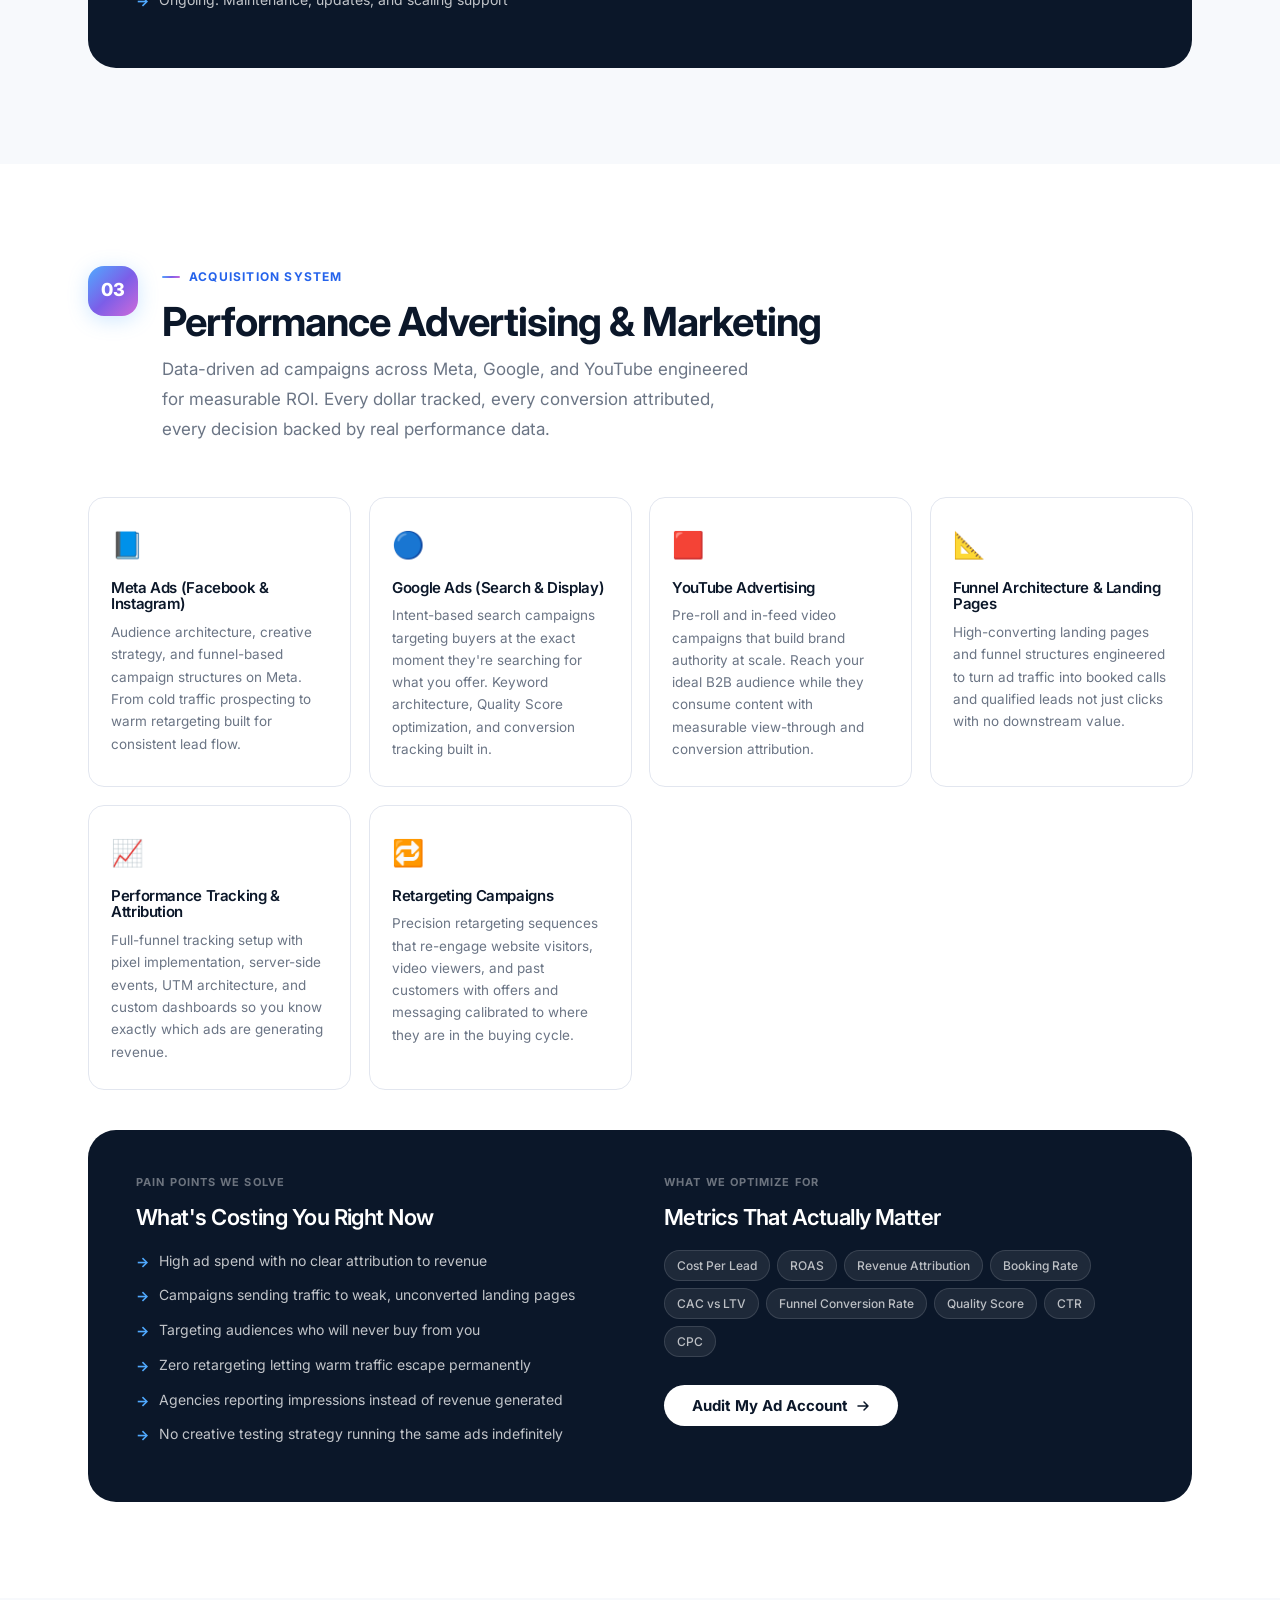
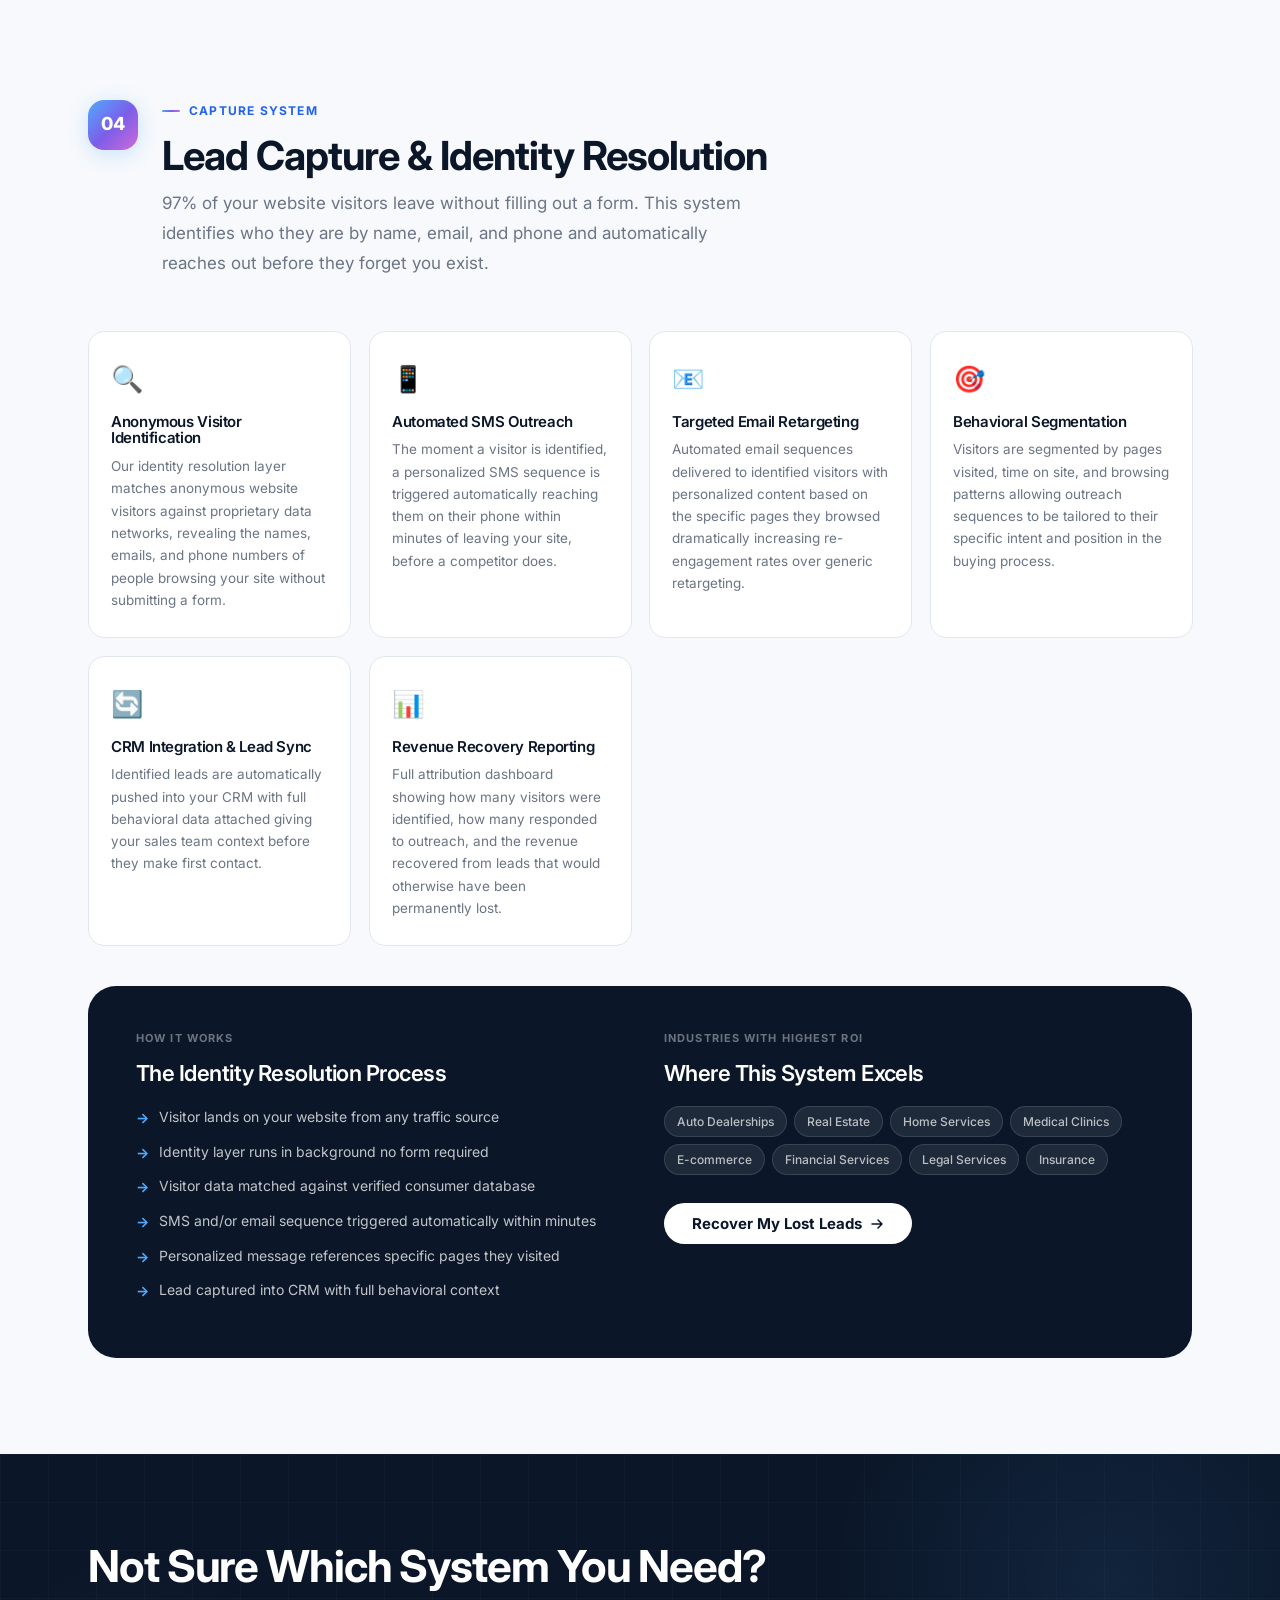
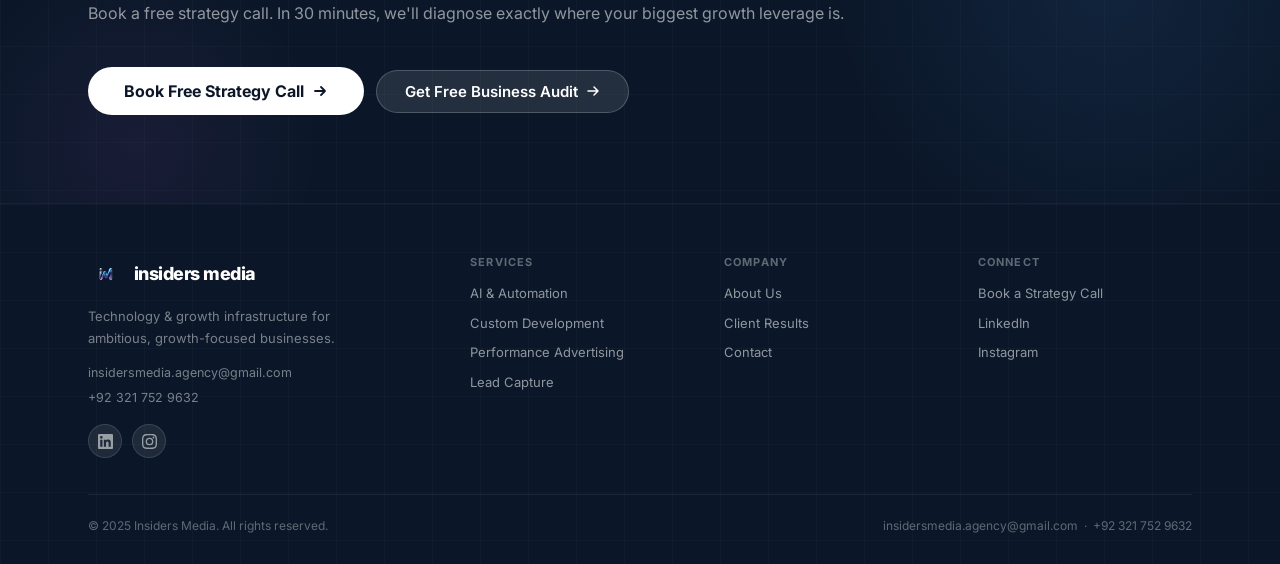
<file: services.html>
<!DOCTYPE html>
<html lang="en">
<head>
  <meta charset="UTF-8" />
  <meta name="viewport" content="width=device-width, initial-scale=1.0" />
  <meta name="description" content="Explore all four service systems from Insiders Media: AI & Automation, Custom Development, Performance Advertising, and Lead Capture & Identity Resolution." />
  <title>Services Insiders Media</title>
  <link rel="icon" href="assets/logo-icon.png" type="image/png" />
  <link rel="apple-touch-icon" href="assets/logo-icon.png" />
  <meta property="og:image" content="https://www.insidersmedia.xyz/assets/logo-icon.png" />
  <meta property="og:site_name" content="Insiders Media" />
  <meta property="og:url" content="https://www.insidersmedia.xyz/services" />
  <meta name="twitter:card" content="summary" />
  <meta name="twitter:image" content="https://www.insidersmedia.xyz/assets/logo-icon.png" />
  <meta name="robots" content="index, follow" />
  <link rel="canonical" href="https://www.insidersmedia.xyz/services" />
  <script type="application/ld+json">
  {
    "@context": "https://schema.org",
    "@type": "Organization",
    "name": "Insiders Media",
    "url": "https://www.insidersmedia.xyz",
    "logo": {
      "@type": "ImageObject",
      "url": "https://www.insidersmedia.xyz/assets/logo-icon.png",
      "width": 500,
      "height": 500
    },
    "description": "Insiders Media is a B2B Technology & Growth Agency specializing in AI automation, custom software development, performance advertising, and lead capture systems.",
    "email": "insidersmedia.agency@gmail.com",
    "telephone": "+923217529632",
    "sameAs": [
      "https://www.linkedin.com/company/insiders-media/",
      "https://www.instagram.com/insiders.media"
    ]
  }
  </script>
  <link rel="stylesheet" href="css/style.css" />
</head>
<body>

<nav class="nav" id="main-nav" role="navigation" aria-label="Main navigation">
  <div class="nav__inner">
    <a href="index.html" class="nav__logo" aria-label="Insiders Media Home">
      <img src="assets/logo-icon.png" alt="Insiders Media logo" />
      <span class="nav__logo-text">insiders media</span>
    </a>
    <ul class="nav__links" role="list">
      <li><a href="index.html">Home</a></li>
      <li><a href="services.html">Services</a></li>
      <li><a href="about.html">About</a></li>
      <li><a href="results.html">Results</a></li>
      <li><a href="contact.html">Contact</a></li>
    </ul>
    <a href="audit.html" class="nav__cta desktop-cta" id="nav-cta-desktop">
      <span>Get Free Audit</span>
      <svg class="arrow" width="14" height="14" viewBox="0 0 14 14" fill="none"><path d="M2 7h10M8 3l4 4-4 4" stroke="currentColor" stroke-width="1.5" stroke-linecap="round" stroke-linejoin="round"/></svg>
    </a>
    <button class="nav__hamburger" id="hamburger" aria-label="Toggle navigation" aria-expanded="false">
      <span></span><span></span><span></span>
    </button>
  </div>
  <div class="nav__mobile" id="mobile-menu" role="menu">
    <a href="index.html">Home</a>
    <a href="services.html">Services</a>
    <a href="about.html">About</a>
    <a href="results.html">Results</a>
    <a href="contact.html">Contact</a>
    <a href="audit.html" class="nav__cta">Get Free Audit</a>
  </div>
</nav>

<!-- PAGE HERO -->
<section class="page-hero" aria-labelledby="services-page-heading">
  <div class="container">
    <div class="page-hero__label">Our Services</div>
    <h1 id="services-page-heading" class="fade-up">Four Systems. One Agency.<br><span class="gradient-text">All of it, Built to Scale.</span></h1>
    <p class="fade-up delay-1">Each pillar is an independent, enterprise-grade solution. Select the growth system your business needs right now.</p>
    <div class="flex gap-3 flex-wrap mt-6 fade-up delay-2">
      <a href="#ai-automation" class="btn btn--outline btn--sm">AI &amp; Automation</a>
      <a href="#development" class="btn btn--outline btn--sm">Custom Development</a>
      <a href="#advertising" class="btn btn--outline btn--sm">Performance Advertising</a>
      <a href="#lead-capture" class="btn btn--outline btn--sm">Lead Capture</a>
    </div>
  </div>
</section>

<!-- ══════════════════════════════════════════════════════════
     SECTION 1: AI & AUTOMATION
══════════════════════════════════════════════════════════ -->
<section class="service-section" id="ai-automation" aria-labelledby="ai-heading">
  <div class="container">
    <div class="service-header fade-up">
      <div class="service-num">01</div>
      <div class="service-header-text">
        <span class="section-label">Priority System</span>
        <h2 id="ai-heading">AI &amp; Automation Systems</h2>
        <p>Replace repetitive, manual operations with intelligent AI systems that handle lead qualification, appointment booking, customer service, and complex workflow execution without adding headcount.</p>
      </div>
    </div>

    <div class="service-cards-grid fade-up delay-1">
      <div class="service-card">
        <div class="service-card__icon">🎙️</div>
        <h4>AI Voice Agents</h4>
        <p>Inbound and outbound calling agents that qualify leads, confirm appointments, handle FAQs, and take orders indistinguishable from human staff. Available 24/7, zero fatigue.</p>
      </div>
      <div class="service-card">
        <div class="service-card__icon">💬</div>
        <h4>Intelligent Chatbots</h4>
        <p>Website and messaging chatbots trained on your business data. They answer complex questions, capture lead details, and route high-intent visitors to your calendar automatically.</p>
      </div>
      <div class="service-card">
        <div class="service-card__icon">🔄</div>
        <h4>Workflow Automation</h4>
        <p>End-to-end process automation using n8n, Make, and Zapier. Connect your CRM, email platform, scheduling tools, and databases into a single, self-operating system.</p>
      </div>
      <div class="service-card">
        <div class="service-card__icon">🔌</div>
        <h4>API &amp; Systems Integration</h4>
        <p>Custom API connections between platforms that don't natively talk to each other. Eliminate data silos, manual exports, and the repetitive work of moving information between tools.</p>
      </div>
      <div class="service-card">
        <div class="service-card__icon">📩</div>
        <h4>Automated Follow-Up Sequences</h4>
        <p>AI-triggered email and SMS sequences that engage leads based on their behavior sent at exactly the right time with personalized messaging that converts.</p>
      </div>
      <div class="service-card">
        <div class="service-card__icon">📊</div>
        <h4>AI-Powered Reporting</h4>
        <p>Automated dashboards and reporting pipelines that compile data from multiple sources and deliver clean, actionable business intelligence without manual effort.</p>
      </div>
    </div>

    <div class="callout-box fade-up delay-2">
      <div>
        <div class="callout-box__label">Real-World Use Cases</div>
        <h3>What Businesses Are Replacing with AI</h3>
        <ul class="callout-list">
          <li>VA teams handling inbound inquiry calls</li>
          <li>Manual appointment reminders and rebooking</li>
          <li>Customer service agents for common FAQs</li>
          <li>Lead qualification through manual outreach</li>
          <li>Data entry between CRM and scheduling tools</li>
          <li>Monthly reporting compiled by hand</li>
        </ul>
      </div>
      <div>
        <div class="callout-box__label">Best For These Industries</div>
        <h3>Industries We've Automated</h3>
        <div class="callout-tags">
          <span class="callout-tag">Medical Clinics</span>
          <span class="callout-tag">Dental Practices</span>
          <span class="callout-tag">Home Services</span>
          <span class="callout-tag">Real Estate</span>
          <span class="callout-tag">Auto Dealerships</span>
          <span class="callout-tag">Law Firms</span>
          <span class="callout-tag">Insurance</span>
          <span class="callout-tag">Restaurants</span>
          <span class="callout-tag">E-commerce</span>
          <span class="callout-tag">SaaS Companies</span>
        </div>
        <div style="margin-top: 28px;">
          <a href="contact.html" class="btn btn--white" id="ai-section-cta">
            <span>Build Your AI System</span>
            <svg class="arrow" width="14" height="14" viewBox="0 0 14 14" fill="none"><path d="M2 7h10M8 3l4 4-4 4" stroke="currentColor" stroke-width="1.5" stroke-linecap="round" stroke-linejoin="round"/></svg>
          </a>
        </div>
      </div>
    </div>
  </div>
</section>

<!-- ══════════════════════════════════════════════════════════
     SECTION 2: CUSTOM DEVELOPMENT
══════════════════════════════════════════════════════════ -->
<section class="service-section section--alt" id="development" aria-labelledby="dev-heading">
  <div class="container">
    <div class="service-header fade-up">
      <div class="service-num">02</div>
      <div class="service-header-text">
        <span class="section-label">Infrastructure</span>
        <h2 id="dev-heading">Custom Tech &amp; Development</h2>
        <p>We design and build custom digital infrastructure from the ground up SaaS platforms, client portals, web applications, and any tool your business needs to operate at scale. No templates, no shortcuts.</p>
      </div>
    </div>

    <div class="service-cards-grid fade-up delay-1">
      <div class="service-card">
        <div class="service-card__icon">🏗️</div>
        <h4>SaaS Platform Development</h4>
        <p>Full-stack SaaS applications with user authentication, subscription billing, admin dashboards, and multi-tenant architecture. Built to handle growth from day one.</p>
      </div>
      <div class="service-card">
        <div class="service-card__icon">🌐</div>
        <h4>B2B Website Development</h4>
        <p>Premium, conversion-optimized business websites engineered for credibility and performance. Custom-coded, fast-loading, and built to rank not drag-and-drop templates.</p>
      </div>
      <div class="service-card">
        <div class="service-card__icon">📱</div>
        <h4>Web Application Development</h4>
        <p>Bespoke web applications for client portals, internal tools, data management systems, booking platforms, and any custom workflow your business requires.</p>
      </div>
      <div class="service-card">
        <div class="service-card__icon">🔗</div>
        <h4>Custom Tool &amp; Integration Development</h4>
        <p>Proprietary tools built specifically for your workflows custom dashboards, data pipelines, internal admin panels, and middleware that connects your entire tech stack.</p>
      </div>
      <div class="service-card">
        <div class="service-card__icon">🗄️</div>
        <h4>Database Architecture &amp; Backend</h4>
        <p>Scalable backend systems and database architecture designed for performance, security, and reliability. Built to handle enterprise-level data and traffic volumes.</p>
      </div>
      <div class="service-card">
        <div class="service-card__icon">🤖</div>
        <h4>AI Tool Development</h4>
        <p>Custom AI-powered tools built on top of OpenAI, Anthropic, and open-source models tailored to your specific industry data, terminology, and business logic.</p>
      </div>
    </div>

    <div class="callout-box fade-up delay-2">
      <div>
        <div class="callout-box__label">Our Development Process</div>
        <h3>How We Approach Every Build</h3>
        <ul class="callout-list">
          <li>Discovery: Requirements mapping and technical scoping</li>
          <li>Architecture: Infrastructure design before a single line of code</li>
          <li>Agile Build: Iterative development with regular client reviews</li>
          <li>QA Testing: Rigorous performance and security testing</li>
          <li>Launch &amp; Handoff: Full documentation and knowledge transfer</li>
          <li>Ongoing: Maintenance, updates, and scaling support</li>
        </ul>
      </div>
      <div>
        <div class="callout-box__label">Technology Stack</div>
        <h3>Technologies We Build With</h3>
        <div class="callout-tags">
          <span class="callout-tag">React</span>
          <span class="callout-tag">Next.js</span>
          <span class="callout-tag">Node.js</span>
          <span class="callout-tag">Python</span>
          <span class="callout-tag">PostgreSQL</span>
          <span class="callout-tag">MongoDB</span>
          <span class="callout-tag">Supabase</span>
          <span class="callout-tag">AWS</span>
          <span class="callout-tag">Vercel</span>
          <span class="callout-tag">Stripe</span>
          <span class="callout-tag">OpenAI API</span>
          <span class="callout-tag">REST APIs</span>
        </div>
        <div style="margin-top: 28px;">
          <a href="contact.html" class="btn btn--white" id="dev-section-cta">
            <span>Discuss Your Project</span>
            <svg class="arrow" width="14" height="14" viewBox="0 0 14 14" fill="none"><path d="M2 7h10M8 3l4 4-4 4" stroke="currentColor" stroke-width="1.5" stroke-linecap="round" stroke-linejoin="round"/></svg>
          </a>
        </div>
      </div>
    </div>
  </div>
</section>

<!-- ══════════════════════════════════════════════════════════
     SECTION 3: PERFORMANCE ADVERTISING
══════════════════════════════════════════════════════════ -->
<section class="service-section" id="advertising" aria-labelledby="ads-heading">
  <div class="container">
    <div class="service-header fade-up">
      <div class="service-num">03</div>
      <div class="service-header-text">
        <span class="section-label">Acquisition System</span>
        <h2 id="ads-heading">Performance Advertising &amp; Marketing</h2>
        <p>Data-driven ad campaigns across Meta, Google, and YouTube engineered for measurable ROI. Every dollar tracked, every conversion attributed, every decision backed by real performance data.</p>
      </div>
    </div>

    <div class="service-cards-grid fade-up delay-1">
      <div class="service-card">
        <div class="service-card__icon">📘</div>
        <h4>Meta Ads (Facebook &amp; Instagram)</h4>
        <p>Audience architecture, creative strategy, and funnel-based campaign structures on Meta. From cold traffic prospecting to warm retargeting built for consistent lead flow.</p>
      </div>
      <div class="service-card">
        <div class="service-card__icon">🔵</div>
        <h4>Google Ads (Search &amp; Display)</h4>
        <p>Intent-based search campaigns targeting buyers at the exact moment they're searching for what you offer. Keyword architecture, Quality Score optimization, and conversion tracking built in.</p>
      </div>
      <div class="service-card">
        <div class="service-card__icon">🟥</div>
        <h4>YouTube Advertising</h4>
        <p>Pre-roll and in-feed video campaigns that build brand authority at scale. Reach your ideal B2B audience while they consume content with measurable view-through and conversion attribution.</p>
      </div>
      <div class="service-card">
        <div class="service-card__icon">📐</div>
        <h4>Funnel Architecture &amp; Landing Pages</h4>
        <p>High-converting landing pages and funnel structures engineered to turn ad traffic into booked calls and qualified leads not just clicks with no downstream value.</p>
      </div>
      <div class="service-card">
        <div class="service-card__icon">📈</div>
        <h4>Performance Tracking &amp; Attribution</h4>
        <p>Full-funnel tracking setup with pixel implementation, server-side events, UTM architecture, and custom dashboards so you know exactly which ads are generating revenue.</p>
      </div>
      <div class="service-card">
        <div class="service-card__icon">🔁</div>
        <h4>Retargeting Campaigns</h4>
        <p>Precision retargeting sequences that re-engage website visitors, video viewers, and past customers with offers and messaging calibrated to where they are in the buying cycle.</p>
      </div>
    </div>

    <div class="callout-box fade-up delay-2">
      <div>
        <div class="callout-box__label">Pain Points We Solve</div>
        <h3>What's Costing You Right Now</h3>
        <ul class="callout-list">
          <li>High ad spend with no clear attribution to revenue</li>
          <li>Campaigns sending traffic to weak, unconverted landing pages</li>
          <li>Targeting audiences who will never buy from you</li>
          <li>Zero retargeting letting warm traffic escape permanently</li>
          <li>Agencies reporting impressions instead of revenue generated</li>
          <li>No creative testing strategy running the same ads indefinitely</li>
        </ul>
      </div>
      <div>
        <div class="callout-box__label">What We Optimize For</div>
        <h3>Metrics That Actually Matter</h3>
        <div class="callout-tags">
          <span class="callout-tag">Cost Per Lead</span>
          <span class="callout-tag">ROAS</span>
          <span class="callout-tag">Revenue Attribution</span>
          <span class="callout-tag">Booking Rate</span>
          <span class="callout-tag">CAC vs LTV</span>
          <span class="callout-tag">Funnel Conversion Rate</span>
          <span class="callout-tag">Quality Score</span>
          <span class="callout-tag">CTR</span>
          <span class="callout-tag">CPC</span>
        </div>
        <div style="margin-top: 28px;">
          <a href="contact.html" class="btn btn--white" id="ads-section-cta">
            <span>Audit My Ad Account</span>
            <svg class="arrow" width="14" height="14" viewBox="0 0 14 14" fill="none"><path d="M2 7h10M8 3l4 4-4 4" stroke="currentColor" stroke-width="1.5" stroke-linecap="round" stroke-linejoin="round"/></svg>
          </a>
        </div>
      </div>
    </div>
  </div>
</section>

<!-- ══════════════════════════════════════════════════════════
     SECTION 4: LEAD CAPTURE & IDENTITY RESOLUTION
══════════════════════════════════════════════════════════ -->
<section class="service-section section--alt" id="lead-capture" aria-labelledby="lead-heading">
  <div class="container">
    <div class="service-header fade-up">
      <div class="service-num">04</div>
      <div class="service-header-text">
        <span class="section-label">Capture System</span>
        <h2 id="lead-heading">Lead Capture &amp; Identity Resolution</h2>
        <p>97% of your website visitors leave without filling out a form. This system identifies who they are by name, email, and phone and automatically reaches out before they forget you exist.</p>
      </div>
    </div>

    <div class="service-cards-grid fade-up delay-1">
      <div class="service-card">
        <div class="service-card__icon">🔍</div>
        <h4>Anonymous Visitor Identification</h4>
        <p>Our identity resolution layer matches anonymous website visitors against proprietary data networks, revealing the names, emails, and phone numbers of people browsing your site without submitting a form.</p>
      </div>
      <div class="service-card">
        <div class="service-card__icon">📱</div>
        <h4>Automated SMS Outreach</h4>
        <p>The moment a visitor is identified, a personalized SMS sequence is triggered automatically reaching them on their phone within minutes of leaving your site, before a competitor does.</p>
      </div>
      <div class="service-card">
        <div class="service-card__icon">📧</div>
        <h4>Targeted Email Retargeting</h4>
        <p>Automated email sequences delivered to identified visitors with personalized content based on the specific pages they browsed dramatically increasing re-engagement rates over generic retargeting.</p>
      </div>
      <div class="service-card">
        <div class="service-card__icon">🎯</div>
        <h4>Behavioral Segmentation</h4>
        <p>Visitors are segmented by pages visited, time on site, and browsing patterns allowing outreach sequences to be tailored to their specific intent and position in the buying process.</p>
      </div>
      <div class="service-card">
        <div class="service-card__icon">🔄</div>
        <h4>CRM Integration &amp; Lead Sync</h4>
        <p>Identified leads are automatically pushed into your CRM with full behavioral data attached giving your sales team context before they make first contact.</p>
      </div>
      <div class="service-card">
        <div class="service-card__icon">📊</div>
        <h4>Revenue Recovery Reporting</h4>
        <p>Full attribution dashboard showing how many visitors were identified, how many responded to outreach, and the revenue recovered from leads that would otherwise have been permanently lost.</p>
      </div>
    </div>

    <div class="callout-box fade-up delay-2">
      <div>
        <div class="callout-box__label">How It Works</div>
        <h3>The Identity Resolution Process</h3>
        <ul class="callout-list">
          <li>Visitor lands on your website from any traffic source</li>
          <li>Identity layer runs in background no form required</li>
          <li>Visitor data matched against verified consumer database</li>
          <li>SMS and/or email sequence triggered automatically within minutes</li>
          <li>Personalized message references specific pages they visited</li>
          <li>Lead captured into CRM with full behavioral context</li>
        </ul>
      </div>
      <div>
        <div class="callout-box__label">Industries With Highest ROI</div>
        <h3>Where This System Excels</h3>
        <div class="callout-tags">
          <span class="callout-tag">Auto Dealerships</span>
          <span class="callout-tag">Real Estate</span>
          <span class="callout-tag">Home Services</span>
          <span class="callout-tag">Medical Clinics</span>
          <span class="callout-tag">E-commerce</span>
          <span class="callout-tag">Financial Services</span>
          <span class="callout-tag">Legal Services</span>
          <span class="callout-tag">Insurance</span>
        </div>
        <div style="margin-top: 28px;">
          <a href="contact.html" class="btn btn--white" id="lead-section-cta">
            <span>Recover My Lost Leads</span>
            <svg class="arrow" width="14" height="14" viewBox="0 0 14 14" fill="none"><path d="M2 7h10M8 3l4 4-4 4" stroke="currentColor" stroke-width="1.5" stroke-linecap="round" stroke-linejoin="round"/></svg>
          </a>
        </div>
      </div>
    </div>
  </div>
</section>

<!-- CTA BANNER -->
<section class="cta-banner section" aria-labelledby="services-cta-heading">
  <div class="container">
    <div class="cta-banner__inner">
      <div class="cta-banner__text fade-up">
        <h2 id="services-cta-heading">Not Sure Which System You Need?</h2>
        <p>Book a free strategy call. In 30 minutes, we'll diagnose exactly where your biggest growth leverage is.</p>
      </div>
      <div class="cta-banner__actions fade-up delay-2">
        <a href="https://calendly.com/madilnazir132/30min" target="_blank" rel="noopener" class="btn btn--white btn--lg" id="services-cta-btn">
          <span>Book Free Strategy Call</span>
          <svg class="arrow" width="16" height="16" viewBox="0 0 16 16" fill="none"><path d="M3 8h10M9 4l4 4-4 4" stroke="currentColor" stroke-width="1.8" stroke-linecap="round" stroke-linejoin="round"/></svg>
        </a>
        <a href="audit.html" class="btn btn--ghost" id="services-audit-btn">
          <span>Get Free Business Audit</span>
          <svg class="arrow" width="14" height="14" viewBox="0 0 14 14" fill="none"><path d="M2 7h10M8 3l4 4-4 4" stroke="currentColor" stroke-width="1.5" stroke-linecap="round" stroke-linejoin="round"/></svg>
        </a>
      </div>
    </div>
  </div>
</section>

<footer class="footer" role="contentinfo">
  <div class="container">
    <div class="footer__grid">
      <div class="footer__brand">
        <div class="footer__brand-logo">
          <img src="assets/logo-icon.png" alt="Insiders Media" />
          <span class="footer__brand-name">insiders media</span>
        </div>
        <p>Technology &amp; growth infrastructure for ambitious, growth-focused businesses.</p>
        <div class="footer__brand-contact">
          <a href="mailto:insidersmedia.agency@gmail.com">insidersmedia.agency@gmail.com</a>
          <a href="tel:+923217529632">+92 321 752 9632</a>
        </div>
        <div class="footer__social">
          <a href="https://www.linkedin.com/company/insiders-media/" target="_blank" rel="noopener" aria-label="LinkedIn">
            <svg viewBox="0 0 24 24" xmlns="http://www.w3.org/2000/svg"><path d="M20.447 20.452h-3.554v-5.569c0-1.328-.027-3.037-1.852-3.037-1.853 0-2.136 1.445-2.136 2.939v5.667H9.351V9h3.414v1.561h.046c.477-.9 1.637-1.85 3.37-1.85 3.601 0 4.267 2.37 4.267 5.455v6.286zM5.337 7.433a2.062 2.062 0 01-2.063-2.065 2.064 2.064 0 112.063 2.065zm1.782 13.019H3.555V9h3.564v11.452zM22.225 0H1.771C.792 0 0 .774 0 1.729v20.542C0 23.227.792 24 1.771 24h20.451C23.2 24 24 23.227 24 22.271V1.729C24 .774 23.2 0 22.222 0h.003z"/></svg>
          </a>
          <a href="https://www.instagram.com/insiders.media" target="_blank" rel="noopener" aria-label="Instagram">
            <svg viewBox="0 0 24 24" xmlns="http://www.w3.org/2000/svg"><path d="M12 2.163c3.204 0 3.584.012 4.85.07 3.252.148 4.771 1.691 4.919 4.919.058 1.265.069 1.645.069 4.849 0 3.205-.012 3.584-.069 4.849-.149 3.225-1.664 4.771-4.919 4.919-1.266.058-1.644.07-4.85.07-3.204 0-3.584-.012-4.849-.07-3.26-.149-4.771-1.699-4.919-4.92-.058-1.265-.07-1.644-.07-4.849 0-3.204.013-3.583.07-4.849.149-3.227 1.664-4.771 4.919-4.919 1.266-.057 1.645-.069 4.849-.069zm0-2.163c-3.259 0-3.667.014-4.947.072-4.358.2-6.78 2.618-6.98 6.98-.059 1.281-.073 1.689-.073 4.948 0 3.259.014 3.668.072 4.948.2 4.358 2.618 6.78 6.98 6.98 1.281.058 1.689.072 4.948.072 3.259 0 3.668-.014 4.948-.072 4.354-.2 6.782-2.618 6.979-6.98.059-1.28.073-1.689.073-4.948 0-3.259-.014-3.667-.072-4.947-.196-4.354-2.617-6.78-6.979-6.98-1.281-.059-1.69-.073-4.949-.073zm0 5.838a6.162 6.162 0 100 12.324 6.162 6.162 0 000-12.324zM12 16a4 4 0 110-8 4 4 0 010 8zm6.406-11.845a1.44 1.44 0 100 2.881 1.44 1.44 0 000-2.881z"/></svg>
          </a>
        </div>
      </div>
      <div class="footer__col">
        <h5>Services</h5>
        <a href="#ai-automation">AI &amp; Automation</a>
        <a href="#development">Custom Development</a>
        <a href="#advertising">Performance Advertising</a>
        <a href="#lead-capture">Lead Capture</a>
      </div>
      <div class="footer__col">
        <h5>Company</h5>
        <a href="about.html">About Us</a>
        <a href="results.html">Client Results</a>
        <a href="contact.html">Contact</a>
      </div>
      <div class="footer__col">
        <h5>Connect</h5>
        <a href="https://calendly.com/madilnazir132/30min" target="_blank" rel="noopener">Book a Strategy Call</a>
        <a href="https://www.linkedin.com/company/insiders-media/" target="_blank" rel="noopener">LinkedIn</a>
        <a href="https://www.instagram.com/insiders.media" target="_blank" rel="noopener">Instagram</a>
      </div>
    </div>
    <div class="footer__bottom">
      <p>&copy; 2025 Insiders Media. All rights reserved.</p>
      <p>insidersmedia.agency@gmail.com &nbsp;·&nbsp; +92 321 752 9632</p>
    </div>
  </div>
</footer>

<script src="js/main.js"></script>
</body>
</html>
</file>
<file: css/style.css>
/* ============================================================
   INSIDERS MEDIA — MASTER STYLESHEET
   Premium B2B Technology & Growth Agency
   Design: Clean white, navy, logo-gradient accents
   ============================================================ */

@import url('https://fonts.googleapis.com/css2?family=Inter:wght@300;400;500;600;700;800;900&display=swap');

/* ============================================================
   DESIGN TOKENS
   ============================================================ */
:root {
  /* Base */
  --white: #FFFFFF;
  --off-white: #FAFBFD;
  --gray-50: #F7F9FC;
  --gray-100: #EEF1F7;
  --gray-200: #E2E6EF;
  --gray-300: #CBD0DD;
  --gray-400: #9BA3B5;
  --gray-500: #6B7585;
  --gray-600: #4B5563;
  --gray-700: #374151;
  --gray-800: #1E2535;

  /* Brand Navy */
  --navy: #0B1729;
  --navy-mid: #102040;
  --navy-soft: #1C3260;

  /* Brand Blue */
  --blue: #1E40AF;
  --blue-mid: #2563EB;
  --blue-light: #DBEAFE;

  /* Logo Gradient Palette (pulled from iM logo) */
  --logo-blue: #50AAFF;
  --logo-purple: #7C5EE8;
  --logo-pink: #CE6ADA;

  /* The Accent Gradient — USE SPARINGLY */
  --ag: linear-gradient(135deg, #50AAFF 0%, #7C5EE8 52%, #CE6ADA 100%);
  --ag-text: linear-gradient(135deg, #50AAFF 0%, #7C5EE8 52%, #CE6ADA 100%);

  /* Typography */
  --font: 'Inter', -apple-system, BlinkMacSystemFont, 'Segoe UI', sans-serif;

  /* Radius */
  --r-sm: 6px;
  --r-md: 10px;
  --r-lg: 16px;
  --r-xl: 20px;
  --r-2xl: 28px;
  --r-full: 9999px;

  /* Shadows */
  --sh-xs: 0 1px 2px rgba(0,0,0,0.04);
  --sh-sm: 0 1px 4px rgba(0,0,0,0.06), 0 2px 10px rgba(0,0,0,0.04);
  --sh-md: 0 4px 20px rgba(0,0,0,0.07), 0 1px 4px rgba(0,0,0,0.04);
  --sh-lg: 0 8px 36px rgba(0,0,0,0.09), 0 2px 8px rgba(0,0,0,0.04);
  --sh-xl: 0 20px 60px rgba(0,0,0,0.12), 0 4px 16px rgba(0,0,0,0.06);

  /* Transitions */
  --ease: cubic-bezier(0.4, 0, 0.2, 1);
  --tf: 0.15s cubic-bezier(0.4, 0, 0.2, 1);
  --tm: 0.25s cubic-bezier(0.4, 0, 0.2, 1);
  --ts: 0.4s cubic-bezier(0.4, 0, 0.2, 1);

  /* Layout */
  --max-w: 1200px;
  --pad: 0 clamp(20px, 5vw, 48px);
}

/* ============================================================
   RESET
   ============================================================ */
*, *::before, *::after { box-sizing: border-box; margin: 0; padding: 0; }
html { scroll-behavior: smooth; font-size: 16px; -webkit-text-size-adjust: 100%; }
body {
  font-family: var(--font);
  color: var(--gray-700);
  background: var(--white);
  -webkit-font-smoothing: antialiased;
  -moz-osx-font-smoothing: grayscale;
  overflow-x: hidden;
  line-height: 1.6;
}
img, svg { max-width: 100%; display: block; }
a { color: inherit; text-decoration: none; }
button { cursor: pointer; font-family: var(--font); border: none; background: none; }
ul, ol { list-style: none; }
input, textarea { font-family: var(--font); }

/* ============================================================
   TYPOGRAPHY
   ============================================================ */
h1, h2, h3, h4, h5, h6 {
  color: var(--navy);
  line-height: 1.12;
  letter-spacing: -0.025em;
  font-weight: 700;
}
h1 { font-size: clamp(40px, 6vw, 74px); font-weight: 800; }
h2 { font-size: clamp(30px, 4.5vw, 52px); }
h3 { font-size: clamp(20px, 3vw, 28px); font-weight: 600; }
h4 { font-size: 17px; font-weight: 600; }
p  { color: var(--gray-600); line-height: 1.75; }
.lead { font-size: clamp(16px, 2vw, 19px); color: var(--gray-500); line-height: 1.7; }

.gradient-text {
  background: var(--ag-text);
  -webkit-background-clip: text;
  -webkit-text-fill-color: transparent;
  background-clip: text;
}

/* ============================================================
   LAYOUT UTILITIES
   ============================================================ */
.container {
  max-width: var(--max-w);
  margin: 0 auto;
  padding: var(--pad);
}

.section         { padding: clamp(64px, 10vw, 104px) 0; }
.section--sm     { padding: clamp(40px, 6vw, 64px) 0; }
.section--alt    { background: var(--gray-50); }
.section--navy   { background: var(--navy); }

.section-header  { text-align: center; max-width: 680px; margin: 0 auto 56px; }
.section-header p { margin-top: 14px; font-size: 17px; }

.section-label {
  display: inline-flex;
  align-items: center;
  gap: 9px;
  font-size: 12px;
  font-weight: 700;
  letter-spacing: 0.1em;
  text-transform: uppercase;
  color: var(--blue-mid);
  margin-bottom: 14px;
}
.section-label::before {
  content: '';
  display: block;
  width: 18px;
  height: 2px;
  background: var(--ag);
  border-radius: 2px;
  flex-shrink: 0;
}

.gradient-rule { width: 40px; height: 2px; background: var(--ag); border-radius: 2px; margin: 16px 0 24px; }
.gradient-rule--center { margin: 16px auto 24px; }

.grid-2 { display: grid; grid-template-columns: repeat(2, 1fr); gap: 28px; }
.grid-3 { display: grid; grid-template-columns: repeat(3, 1fr); gap: 24px; }
.grid-4 { display: grid; grid-template-columns: repeat(4, 1fr); gap: 20px; }

@media (max-width: 1024px) {
  .grid-4 { grid-template-columns: repeat(2, 1fr); }
  .grid-3 { grid-template-columns: repeat(2, 1fr); }
}
@media (max-width: 600px) {
  .grid-4, .grid-3, .grid-2 { grid-template-columns: 1fr; }
}

/* ============================================================
   NAVIGATION
   ============================================================ */
.nav {
  position: sticky;
  top: 0;
  z-index: 1000;
  background: rgba(255,255,255,0.96);
  backdrop-filter: blur(14px);
  -webkit-backdrop-filter: blur(14px);
  border-bottom: 1px solid transparent;
  transition: border-color var(--tm), box-shadow var(--tm);
}
.nav.scrolled {
  border-bottom-color: var(--gray-200);
  box-shadow: var(--sh-sm);
}
.nav__inner {
  max-width: var(--max-w);
  margin: 0 auto;
  padding: var(--pad);
  height: 68px;
  display: flex;
  align-items: center;
  justify-content: space-between;
  gap: 24px;
}
.nav__logo {
  display: flex;
  align-items: center;
  gap: 10px;
  flex-shrink: 0;
}
.nav__logo img {
  height: 38px;
  width: auto;
}
.nav__logo-text {
  font-size: 17px;
  font-weight: 800;
  color: var(--navy);
  letter-spacing: -0.04em;
}
.nav__links {
  display: flex;
  align-items: center;
  gap: 2px;
  flex: 1;
  justify-content: center;
}
.nav__links a {
  padding: 6px 14px;
  font-size: 14px;
  font-weight: 500;
  color: var(--gray-600);
  border-radius: var(--r-md);
  transition: color var(--tf), background var(--tf);
}
.nav__links a:hover, .nav__links a.active {
  color: var(--navy);
  background: var(--gray-100);
}
.nav__cta {
  display: inline-flex;
  align-items: center;
  gap: 7px;
  padding: 9px 22px;
  background: var(--navy);
  color: white !important;
  font-size: 13.5px;
  font-weight: 600;
  border-radius: var(--r-full);
  transition: var(--tm);
  white-space: nowrap;
  position: relative;
  overflow: hidden;
  flex-shrink: 0;
}
.nav__cta::before {
  content: '';
  position: absolute;
  inset: 0;
  background: var(--ag);
  opacity: 0;
  transition: opacity var(--tm);
}
.nav__cta:hover::before { opacity: 1; }
.nav__cta:hover { transform: translateY(-1px); box-shadow: 0 6px 20px rgba(11,23,41,0.22); }
.nav__cta > * { position: relative; z-index: 1; }

/* Hamburger */
.nav__hamburger {
  display: none;
  flex-direction: column;
  gap: 5px;
  padding: 6px;
  cursor: pointer;
  background: none;
  border: none;
  border-radius: var(--r-sm);
}
.nav__hamburger span {
  display: block;
  width: 22px;
  height: 2px;
  background: var(--navy);
  border-radius: 2px;
  transition: var(--tm);
}
.nav__hamburger.active span:nth-child(1) { transform: translateY(7px) rotate(45deg); }
.nav__hamburger.active span:nth-child(2) { opacity: 0; transform: scaleX(0); }
.nav__hamburger.active span:nth-child(3) { transform: translateY(-7px) rotate(-45deg); }

/* Mobile Drawer */
.nav__mobile {
  display: none;
  flex-direction: column;
  background: white;
  border-top: 1px solid var(--gray-100);
  padding-bottom: 16px;
}
.nav__mobile.open { display: flex; }
.nav__mobile a {
  display: block;
  padding: 12px clamp(20px, 5vw, 48px);
  font-size: 15px;
  font-weight: 500;
  color: var(--gray-700);
  transition: background var(--tf);
}
.nav__mobile a:hover { background: var(--gray-50); color: var(--navy); }
.nav__mobile .nav__cta {
  margin: 12px clamp(20px, 5vw, 48px) 0;
  border-radius: var(--r-md);
  justify-content: center;
}

@media (max-width: 820px) {
  .nav__links { display: none; }
  .nav__cta.desktop-cta { display: none; }
  .nav__hamburger { display: flex; }
}

/* ============================================================
   BUTTONS
   ============================================================ */
.btn {
  display: inline-flex;
  align-items: center;
  gap: 8px;
  padding: 13px 28px;
  font-size: 15px;
  font-weight: 600;
  border-radius: var(--r-full);
  transition: var(--tm);
  cursor: pointer;
  text-decoration: none;
  border: none;
  white-space: nowrap;
  position: relative;
  overflow: hidden;
  line-height: 1;
}
.btn > span, .btn > svg { position: relative; z-index: 1; }

.btn--primary {
  background: var(--navy);
  color: white;
}
.btn--primary::before {
  content: '';
  position: absolute;
  inset: 0;
  background: var(--ag);
  opacity: 0;
  transition: opacity var(--tm);
}
.btn--primary:hover::before { opacity: 1; }
.btn--primary:hover { transform: translateY(-2px); box-shadow: 0 10px 30px rgba(11,23,41,0.22); }

.btn--outline {
  background: transparent;
  color: var(--navy);
  border: 1.5px solid var(--gray-300);
}
.btn--outline:hover {
  border-color: var(--navy);
  background: var(--gray-50);
  transform: translateY(-1px);
}

.btn--white {
  background: white;
  color: var(--navy);
  font-weight: 700;
}
.btn--white:hover { background: var(--gray-100); transform: translateY(-1px); }

.btn--ghost {
  background: rgba(255,255,255,0.1);
  color: white;
  border: 1px solid rgba(255,255,255,0.2);
}
.btn--ghost:hover { background: rgba(255,255,255,0.18); transform: translateY(-1px); }

.btn--lg { padding: 16px 36px; font-size: 16px; }
.btn--sm { padding: 8px 18px; font-size: 13px; }

.btn .arrow { transition: transform var(--tf); }
.btn:hover .arrow { transform: translateX(4px); }

/* ============================================================
   HERO
   ============================================================ */
.hero {
  padding: clamp(80px, 14vh, 150px) 0 clamp(64px, 10vh, 110px);
  background: var(--white);
  position: relative;
  overflow: hidden;
}
.hero::before {
  content: '';
  position: absolute;
  top: -20%;
  right: -15%;
  width: 700px;
  height: 700px;
  background: radial-gradient(circle, rgba(80,170,255,0.055) 0%, transparent 65%);
  pointer-events: none;
}
.hero::after {
  content: '';
  position: absolute;
  bottom: -10%;
  left: -10%;
  width: 500px;
  height: 500px;
  background: radial-gradient(circle, rgba(206,106,218,0.045) 0%, transparent 65%);
  pointer-events: none;
}
.hero__inner { position: relative; z-index: 1; max-width: 880px; }

.hero__badge {
  display: inline-flex;
  align-items: center;
  gap: 9px;
  padding: 7px 16px;
  background: var(--gray-50);
  border: 1px solid var(--gray-200);
  border-radius: var(--r-full);
  font-size: 13px;
  font-weight: 500;
  color: var(--gray-600);
  margin-bottom: 28px;
}
.hero__badge-dot {
  width: 7px;
  height: 7px;
  border-radius: 50%;
  background: var(--ag);
  flex-shrink: 0;
}

.hero h1 {
  font-size: clamp(42px, 6.5vw, 80px);
  font-weight: 800;
  letter-spacing: -0.035em;
  color: var(--navy);
  line-height: 1.06;
  margin-bottom: 24px;
}

.hero__desc {
  font-size: clamp(17px, 2vw, 20px);
  color: var(--gray-500);
  line-height: 1.72;
  max-width: 580px;
  margin-bottom: 40px;
}

.hero__actions {
  display: flex;
  flex-wrap: wrap;
  gap: 12px;
  align-items: center;
  margin-bottom: 64px;
}

.hero__trust {
  display: flex;
  align-items: center;
  gap: 16px;
  flex-wrap: wrap;
  padding-top: 32px;
  border-top: 1px solid var(--gray-100);
}
.hero__trust-label {
  font-size: 12px;
  font-weight: 600;
  letter-spacing: 0.06em;
  text-transform: uppercase;
  color: var(--gray-400);
}
.hero__trust-items {
  display: flex;
  gap: 8px;
  flex-wrap: wrap;
}
.trust-tag {
  display: inline-flex;
  align-items: center;
  gap: 6px;
  padding: 5px 12px;
  background: var(--gray-50);
  border: 1px solid var(--gray-200);
  border-radius: var(--r-full);
  font-size: 12px;
  font-weight: 500;
  color: var(--gray-600);
}
.trust-tag-dot { width: 5px; height: 5px; border-radius: 50%; background: var(--gray-300); }

/* ============================================================
   PILLAR CARDS
   ============================================================ */
.pillar-grid {
  display: grid;
  grid-template-columns: repeat(4, 1fr);
  gap: 20px;
}
@media (max-width: 1100px) { .pillar-grid { grid-template-columns: repeat(2, 1fr); } }
@media (max-width: 560px)  { .pillar-grid { grid-template-columns: 1fr; } }

.pillar-card {
  background: var(--white);
  border: 1px solid var(--gray-200);
  border-radius: var(--r-xl);
  padding: 32px 28px;
  transition: var(--tm);
  position: relative;
  overflow: hidden;
  display: flex;
  flex-direction: column;
  cursor: default;
}
.pillar-card::before {
  content: '';
  position: absolute;
  top: 0; left: 0; right: 0;
  height: 3px;
  background: var(--ag);
  opacity: 0;
  transition: opacity var(--tm);
}
.pillar-card:hover {
  border-color: var(--gray-300);
  box-shadow: var(--sh-lg);
  transform: translateY(-5px);
}
.pillar-card:hover::before { opacity: 1; }

.pillar-card__num {
  font-size: 11px;
  font-weight: 700;
  letter-spacing: 0.12em;
  text-transform: uppercase;
  color: var(--gray-400);
  margin-bottom: 18px;
}
.pillar-card__icon {
  width: 46px;
  height: 46px;
  background: var(--gray-50);
  border: 1px solid var(--gray-200);
  border-radius: var(--r-md);
  display: flex;
  align-items: center;
  justify-content: center;
  font-size: 22px;
  margin-bottom: 20px;
  transition: var(--tm);
}
.pillar-card:hover .pillar-card__icon {
  background: var(--navy);
  border-color: var(--navy);
}

.pillar-card h3 {
  font-size: 18px;
  font-weight: 700;
  color: var(--navy);
  margin-bottom: 10px;
  line-height: 1.3;
}
.pillar-card p {
  font-size: 14px;
  color: var(--gray-500);
  line-height: 1.65;
  flex-grow: 1;
}
.pillar-card__tags {
  display: flex;
  flex-wrap: wrap;
  gap: 5px;
  margin-top: 18px;
}
.tag {
  display: inline-block;
  padding: 3px 9px;
  background: var(--gray-100);
  color: var(--gray-600);
  font-size: 11.5px;
  font-weight: 500;
  border-radius: var(--r-full);
}

.pillar-card__link {
  display: inline-flex;
  align-items: center;
  gap: 6px;
  margin-top: 22px;
  font-size: 13.5px;
  font-weight: 600;
  color: var(--navy);
  transition: gap var(--tf);
}
.pillar-card__link:hover { gap: 10px; }

/* ============================================================
   WHY US / DIFFERENTIATORS
   ============================================================ */
.why-grid {
  display: grid;
  grid-template-columns: 1fr 1fr;
  gap: 72px;
  align-items: center;
}
@media (max-width: 900px) { .why-grid { grid-template-columns: 1fr; gap: 48px; } }

.why-text h2 { margin-bottom: 16px; }
.why-text > p { margin-bottom: 36px; font-size: 17px; }

.why-item {
  display: flex;
  gap: 16px;
  margin-bottom: 26px;
}
.why-item:last-child { margin-bottom: 0; }
.why-item__icon {
  flex-shrink: 0;
  width: 40px;
  height: 40px;
  background: var(--white);
  border: 1px solid var(--gray-200);
  border-radius: var(--r-md);
  display: flex;
  align-items: center;
  justify-content: center;
  font-size: 18px;
  box-shadow: var(--sh-xs);
  margin-top: 2px;
}
.why-item h4 { font-size: 15px; color: var(--navy); margin-bottom: 4px; }
.why-item p { font-size: 14px; color: var(--gray-500); line-height: 1.6; }

.stats-quad {
  display: grid;
  grid-template-columns: 1fr 1fr;
  gap: 16px;
}
.stat-box {
  background: var(--white);
  border: 1px solid var(--gray-200);
  border-radius: var(--r-lg);
  padding: 28px 20px;
  text-align: center;
  box-shadow: var(--sh-xs);
  transition: var(--tm);
}
.stat-box:hover { box-shadow: var(--sh-md); transform: translateY(-2px); }
.stat-box__num {
  font-size: 38px;
  font-weight: 800;
  letter-spacing: -0.03em;
  background: var(--ag);
  -webkit-background-clip: text;
  -webkit-text-fill-color: transparent;
  background-clip: text;
  line-height: 1;
  margin-bottom: 6px;
}
.stat-box__label {
  font-size: 12.5px;
  font-weight: 500;
  color: var(--gray-500);
  line-height: 1.4;
}

/* ============================================================
   INDUSTRIES GRID
   ============================================================ */
.industries-wrap {
  display: flex;
  flex-wrap: wrap;
  gap: 10px;
  justify-content: center;
  margin-top: 40px;
}
.industry-pill {
  display: inline-flex;
  align-items: center;
  gap: 8px;
  padding: 10px 20px;
  background: var(--white);
  border: 1px solid var(--gray-200);
  border-radius: var(--r-full);
  font-size: 14px;
  font-weight: 500;
  color: var(--gray-700);
  transition: var(--tf);
  box-shadow: var(--sh-xs);
}
.industry-pill:hover {
  background: var(--navy);
  color: white;
  border-color: var(--navy);
  transform: translateY(-2px);
  box-shadow: var(--sh-sm);
}
.industry-pill-icon { font-size: 16px; }

/* ============================================================
   TECH TICKER
   ============================================================ */
.ticker-section {
  overflow: hidden;
  border-top: 1px solid var(--gray-100);
  border-bottom: 1px solid var(--gray-100);
  background: var(--gray-50);
  padding: 36px 0;
}
.ticker-label {
  text-align: center;
  font-size: 11px;
  font-weight: 700;
  letter-spacing: 0.12em;
  text-transform: uppercase;
  color: var(--gray-400);
  margin-bottom: 22px;
}
.ticker-wrapper {
  overflow: hidden;
  position: relative;
}
.ticker-wrapper::before, .ticker-wrapper::after {
  content: '';
  position: absolute;
  top: 0; bottom: 0;
  width: 80px;
  z-index: 2;
}
.ticker-wrapper::before { left: 0; background: linear-gradient(90deg, var(--gray-50), transparent); }
.ticker-wrapper::after  { right: 0; background: linear-gradient(-90deg, var(--gray-50), transparent); }

.ticker-track {
  display: flex;
  width: max-content;
  animation: ticker 32s linear infinite;
}
.ticker-track:hover { animation-play-state: paused; }
@keyframes ticker {
  from { transform: translateX(0); }
  to   { transform: translateX(-50%); }
}
.ticker-item {
  display: flex;
  align-items: center;
  gap: 10px;
  padding: 8px 32px;
  font-size: 14.5px;
  font-weight: 600;
  color: var(--gray-500);
  white-space: nowrap;
  transition: color var(--tf);
}
.ticker-item:hover { color: var(--navy); }
.ticker-item-icon { font-size: 18px; }
.ticker-sep { width: 4px; height: 4px; border-radius: 50%; background: var(--gray-300); flex-shrink: 0; }

/* ============================================================
   CTA BANNER
   ============================================================ */
.cta-banner {
  background: var(--navy);
  padding: clamp(56px, 8vw, 88px) 0;
  position: relative;
  overflow: hidden;
}
.cta-banner::before {
  content: '';
  position: absolute;
  top: -50%;
  right: -10%;
  width: 600px;
  height: 600px;
  background: radial-gradient(circle, rgba(80,170,255,0.09) 0%, transparent 65%);
  pointer-events: none;
}
.cta-banner::after {
  content: '';
  position: absolute;
  bottom: -40%;
  left: -5%;
  width: 400px;
  height: 400px;
  background: radial-gradient(circle, rgba(206,106,218,0.07) 0%, transparent 65%);
  pointer-events: none;
}
.cta-banner__inner {
  position: relative;
  z-index: 1;
  display: flex;
  align-items: center;
  justify-content: space-between;
  gap: 40px;
  flex-wrap: wrap;
}
.cta-banner__text h2 {
  font-size: clamp(26px, 4vw, 44px);
  color: white;
  margin-bottom: 8px;
}
.cta-banner__text p {
  font-size: 16px;
  color: rgba(255,255,255,0.55);
}
.cta-banner__actions { display: flex; gap: 12px; flex-wrap: wrap; align-items: center; }

/* ============================================================
   FOOTER
   ============================================================ */
.footer {
  background: var(--navy);
  padding: 52px 0 28px;
  border-top: 1px solid rgba(255,255,255,0.05);
}
.footer__grid {
  display: grid;
  grid-template-columns: 1.6fr 1fr 1fr 1fr;
  gap: 40px;
  margin-bottom: 36px;
}
.footer__brand img { height: 34px; margin-bottom: 14px; opacity: 0.85; }
.footer__brand-logo img { height: 36px; width: 36px; margin-bottom: 0; display: block; flex-shrink: 0; }
.footer__brand p { font-size: 13px; color: rgba(255,255,255,0.45); line-height: 1.65; max-width: 260px; }
.footer__brand-contact { margin-top: 14px; }
.footer__brand-contact a {
  display: block;
  font-size: 12.5px;
  color: rgba(255,255,255,0.45);
  margin-bottom: 5px;
  transition: color var(--tf);
}
.footer__brand-contact a:hover { color: rgba(255,255,255,0.8); }

.footer__social {
  display: flex;
  gap: 10px;
  margin-top: 16px;
}
.footer__social a {
  width: 34px;
  height: 34px;
  border-radius: 50%;
  background: rgba(255,255,255,0.08);
  border: 1px solid rgba(255,255,255,0.12);
  display: flex;
  align-items: center;
  justify-content: center;
  transition: var(--tm);
  color: rgba(255,255,255,0.55);
}
.footer__social a:hover {
  background: rgba(255,255,255,0.18);
  color: white;
  transform: translateY(-2px);
}
.footer__social svg { width: 15px; height: 15px; fill: currentColor; }

.footer__col h5 {
  font-size: 11px;
  font-weight: 700;
  letter-spacing: 0.1em;
  text-transform: uppercase;
  color: rgba(255,255,255,0.35);
  margin-bottom: 14px;
}
.footer__col a {
  display: block;
  font-size: 13px;
  color: rgba(255,255,255,0.55);
  margin-bottom: 9px;
  transition: color var(--tf);
}
.footer__col a:hover { color: rgba(255,255,255,0.9); }
.footer__bottom {
  border-top: 1px solid rgba(255,255,255,0.07);
  padding-top: 20px;
  display: flex;
  align-items: center;
  justify-content: space-between;
  flex-wrap: wrap;
  gap: 8px;
}
.footer__bottom p { font-size: 12px; color: rgba(255,255,255,0.35); }

@media (max-width: 1024px) { .footer__grid { grid-template-columns: 1fr 1fr; gap: 28px; } }
@media (max-width: 560px) {
  .footer {
    padding: 36px 0 20px;
  }
  .footer__grid {
    grid-template-columns: 1fr 1fr;
    gap: 20px;
    margin-bottom: 24px;
  }
  .footer__brand {
    grid-column: 1 / -1;
  }
  .footer__brand p { max-width: 100%; font-size: 12.5px; }
  .footer__bottom { flex-direction: column; text-align: center; gap: 4px; }
  .footer__bottom p:last-child { display: none; }
}


/* ============================================================
   PAGE HERO (inner pages)
   ============================================================ */
.page-hero {
  padding: clamp(56px, 10vw, 88px) 0 clamp(40px, 6vw, 64px);
  background: var(--white);
  border-bottom: 1px solid var(--gray-100);
}
.page-hero__label {
  font-size: 12px;
  font-weight: 700;
  letter-spacing: 0.1em;
  text-transform: uppercase;
  color: var(--blue-mid);
  margin-bottom: 14px;
  display: flex;
  align-items: center;
  gap: 8px;
}
.page-hero__label::before {
  content: '';
  width: 16px;
  height: 2px;
  background: var(--ag);
  border-radius: 2px;
}
.page-hero h1 { font-size: clamp(34px, 5vw, 60px); margin-bottom: 16px; }
.page-hero p { font-size: 18px; color: var(--gray-500); max-width: 600px; }

/* ============================================================
   SERVICES PAGE
   ============================================================ */
.service-section {
  padding: clamp(64px, 9vw, 96px) 0;
}
.service-section:nth-child(even) { background: var(--gray-50); }

.service-header {
  display: flex;
  align-items: flex-start;
  gap: 24px;
  margin-bottom: 52px;
}
.service-num {
  flex-shrink: 0;
  width: 50px;
  height: 50px;
  border-radius: var(--r-lg);
  background: var(--ag);
  display: flex;
  align-items: center;
  justify-content: center;
  font-size: 18px;
  font-weight: 800;
  color: white;
  margin-top: 6px;
  box-shadow: var(--sh-sm);
}
.service-header-text h2 { font-size: clamp(26px, 4vw, 40px); margin-bottom: 10px; }
.service-header-text p { font-size: 17px; color: var(--gray-500); max-width: 600px; }

.service-cards-grid {
  display: grid;
  grid-template-columns: repeat(auto-fill, minmax(230px, 1fr));
  gap: 18px;
  margin-bottom: 40px;
}
.service-card {
  background: var(--white);
  border: 1px solid var(--gray-200);
  border-radius: var(--r-lg);
  padding: 26px 22px;
  transition: var(--tm);
}
.service-card:hover {
  box-shadow: var(--sh-md);
  border-color: var(--gray-300);
  transform: translateY(-3px);
}
.service-card__icon { font-size: 26px; margin-bottom: 14px; }
.service-card h4 { font-size: 15px; color: var(--navy); margin-bottom: 8px; }
.service-card p { font-size: 13.5px; color: var(--gray-500); line-height: 1.65; }

.callout-box {
  background: var(--navy);
  border-radius: var(--r-2xl);
  padding: 44px 48px;
  display: grid;
  grid-template-columns: 1fr 1fr;
  gap: 48px;
  align-items: start;
  margin-top: 40px;
}
@media (max-width: 768px) {
  .callout-box { grid-template-columns: 1fr; padding: 32px 28px; }
  .service-header { flex-direction: column; }
}
.callout-box__label {
  font-size: 11px;
  font-weight: 700;
  letter-spacing: 0.1em;
  text-transform: uppercase;
  color: rgba(255,255,255,0.4);
  margin-bottom: 14px;
}
.callout-box h3 { font-size: 22px; color: white; margin-bottom: 20px; font-weight: 600; }
.callout-list li {
  display: flex;
  gap: 10px;
  font-size: 14px;
  color: rgba(255,255,255,0.75);
  margin-bottom: 12px;
  line-height: 1.55;
}
.callout-list li::before {
  content: '→';
  color: var(--logo-blue);
  font-weight: 700;
  flex-shrink: 0;
  margin-top: 1px;
}
.callout-tags { display: flex; flex-wrap: wrap; gap: 7px; margin-top: 16px; }
.callout-tag {
  display: inline-block;
  padding: 5px 12px;
  background: rgba(255,255,255,0.08);
  border: 1px solid rgba(255,255,255,0.12);
  border-radius: var(--r-full);
  font-size: 12px;
  font-weight: 500;
  color: rgba(255,255,255,0.7);
}

/* ============================================================
   ABOUT PAGE
   ============================================================ */
.about-intro {
  display: grid;
  grid-template-columns: 1fr 1fr;
  gap: 80px;
  align-items: center;
}
@media (max-width: 900px) { .about-intro { grid-template-columns: 1fr; gap: 48px; } }

.methodology-steps { margin-top: 48px; }
.mstep {
  display: flex;
  gap: 20px;
  margin-bottom: 28px;
  position: relative;
}
.mstep:not(:last-child)::after {
  content: '';
  position: absolute;
  left: 19px;
  top: 44px;
  bottom: -6px;
  width: 2px;
  background: var(--gray-200);
}
.mstep__num {
  flex-shrink: 0;
  width: 40px;
  height: 40px;
  border-radius: 50%;
  border: 2px solid var(--gray-200);
  background: white;
  display: flex;
  align-items: center;
  justify-content: center;
  font-size: 13px;
  font-weight: 700;
  color: var(--navy);
  position: relative;
  z-index: 1;
}
.mstep.active .mstep__num { background: var(--ag); border-color: transparent; color: white; }
.mstep__content h4 { font-size: 15px; color: var(--navy); margin-bottom: 5px; }
.mstep__content p { font-size: 13.5px; color: var(--gray-500); line-height: 1.6; }

.expertise-grid {
  display: grid;
  grid-template-columns: repeat(3, 1fr);
  gap: 24px;
  margin-top: 56px;
}
@media (max-width: 900px) { .expertise-grid { grid-template-columns: 1fr; } }
.expertise-card {
  background: var(--white);
  border: 1px solid var(--gray-200);
  border-radius: var(--r-xl);
  padding: 32px;
  transition: var(--tm);
}
.expertise-card:hover { box-shadow: var(--sh-md); transform: translateY(-3px); }
.expertise-card__icon { font-size: 32px; margin-bottom: 18px; }
.expertise-card h3 { font-size: 17px; margin-bottom: 10px; }
.expertise-card p { font-size: 14px; color: var(--gray-500); }

/* ============================================================
   RESULTS / TESTIMONIALS
   ============================================================ */
.stats-banner {
  background: var(--navy);
  padding: 56px 0;
  position: relative;
  overflow: hidden;
}
.stats-banner::before {
  content: '';
  position: absolute;
  inset: 0;
  background: radial-gradient(ellipse at 20% 50%, rgba(80,170,255,0.08) 0%, transparent 60%),
              radial-gradient(ellipse at 80% 50%, rgba(206,106,218,0.07) 0%, transparent 60%);
  pointer-events: none;
}
.stats-row {
  display: grid;
  grid-template-columns: repeat(4, 1fr);
  gap: 32px;
  position: relative;
  z-index: 1;
  text-align: center;
}
@media (max-width: 768px) { .stats-row { grid-template-columns: repeat(2, 1fr); gap: 20px; } }
.stats-row__num {
  font-size: 46px;
  font-weight: 800;
  letter-spacing: -0.03em;
  background: var(--ag);
  -webkit-background-clip: text;
  -webkit-text-fill-color: transparent;
  background-clip: text;
  line-height: 1;
  margin-bottom: 8px;
}
.stats-row__label { font-size: 13px; color: rgba(255,255,255,0.5); font-weight: 500; }

/* ============================================================
   TESTIMONIAL INFINITE SCROLL (ticker style)
   ============================================================ */
.testimonials-ticker-section {
  overflow: hidden;
  padding: 0;
}
.testimonials-ticker-wrap {
  overflow: hidden;
  position: relative;
  padding: 16px 0;
}
.testimonials-ticker-wrap::before,
.testimonials-ticker-wrap::after {
  content: '';
  position: absolute;
  top: 0; bottom: 0;
  width: 120px;
  z-index: 2;
  pointer-events: none;
}
.testimonials-ticker-wrap::before { left: 0; background: linear-gradient(90deg, var(--white), transparent); }
.testimonials-ticker-wrap::after  { right: 0; background: linear-gradient(-90deg, var(--white), transparent); }

.testimonials-ticker-track {
  display: flex;
  width: max-content;
  animation: testimonialsTicker 90s linear infinite;
  gap: 24px;
}
.testimonials-ticker-track:hover { animation-play-state: paused; }
@keyframes testimonialsTicker {
  from { transform: translateX(0); }
  to   { transform: translateX(-50%); }
}
.tcard-mini {
  background: var(--white);
  border: 1px solid var(--gray-200);
  border-radius: var(--r-xl);
  padding: 24px 28px;
  width: 380px;
  flex-shrink: 0;
  display: flex;
  flex-direction: column;
  gap: 12px;
  box-shadow: var(--sh-xs);
  transition: box-shadow var(--tm), transform var(--tm);
  cursor: default;
}
.tcard-mini:hover { box-shadow: var(--sh-lg); transform: translateY(-3px); }
.tcard-mini__stars { display: flex; gap: 3px; }
.tcard-mini__stars span { color: #F59E0B; font-size: 13px; }
.tcard-mini__quote {
  font-size: 13.5px;
  color: var(--gray-600);
  line-height: 1.7;
  font-style: italic;
  flex-grow: 1;
  display: -webkit-box;
  -webkit-line-clamp: 5;
  -webkit-box-orient: vertical;
  overflow: hidden;
}
.tcard-mini__footer {
  display: flex;
  align-items: center;
  gap: 10px;
  padding-top: 10px;
  border-top: 1px solid var(--gray-100);
}
.tcard-mini__avatar {
  width: 36px;
  height: 36px;
  border-radius: 50%;
  object-fit: cover;
  flex-shrink: 0;
  border: 2px solid var(--gray-100);
}
.tcard-mini__initials {
  width: 36px;
  height: 36px;
  border-radius: 50%;
  background: var(--gray-100);
  display: flex;
  align-items: center;
  justify-content: center;
  font-weight: 700;
  font-size: 12px;
  color: var(--gray-500);
  flex-shrink: 0;
}
.tcard-mini__name { font-size: 13px; font-weight: 700; color: var(--navy); }
.tcard-mini__role { font-size: 11.5px; color: var(--gray-400); margin-top: 1px; }
.tcard-mini__badge {
  margin-left: auto;
  font-size: 10.5px;
  font-weight: 600;
  padding: 3px 8px;
  background: var(--gray-100);
  color: var(--gray-500);
  border-radius: var(--r-full);
  white-space: nowrap;
  flex-shrink: 0;
}

/* Phase grid (about page) */
.phase-grid {
  display: grid;
  grid-template-columns: repeat(4, 1fr);
  gap: 20px;
  margin-top: 12px;
}
@media (max-width: 900px) { .phase-grid { grid-template-columns: repeat(2, 1fr); } }
@media (max-width: 500px)  { .phase-grid { grid-template-columns: 1fr; } }

.phase-card {
  background: white;
  border: 1px solid var(--gray-200);
  border-radius: var(--r-xl);
  padding: 28px 22px;
  position: relative;
  overflow: hidden;
  transition: var(--tm);
}
.phase-card:hover { box-shadow: var(--sh-lg); transform: translateY(-4px); }
.phase-card::before {
  content: '';
  position: absolute;
  top: 0; left: 0; right: 0;
  height: 3px;
  background: var(--ag);
}
.phase-card__label {
  font-size: 10px;
  font-weight: 700;
  letter-spacing: 0.12em;
  text-transform: uppercase;
  color: var(--gray-400);
  margin-bottom: 14px;
}
.phase-card__icon { font-size: 26px; margin-bottom: 14px; }
.phase-card h3 { font-size: 16px; font-weight: 700; color: var(--navy); margin-bottom: 8px; }
.phase-card p { font-size: 13px; color: var(--gray-500); line-height: 1.65; }


.tcard {
  background: var(--white);
  border: 1px solid var(--gray-200);
  border-radius: var(--r-xl);
  padding: 32px;
  display: flex;
  flex-direction: column;
  transition: var(--tm);
  height: 100%;
}
.tcard:hover { box-shadow: var(--sh-lg); transform: translateY(-4px); border-color: var(--gray-300); }
.tcard__stars { display: flex; gap: 3px; margin-bottom: 18px; }
.tcard__stars span { color: #F59E0B; font-size: 14px; }
.tcard__quote {
  font-size: 15px;
  color: var(--gray-700);
  line-height: 1.78;
  flex-grow: 1;
  font-style: italic;
  margin-bottom: 24px;
}
.tcard__footer {
  border-top: 1px solid var(--gray-100);
  padding-top: 20px;
  display: flex;
  align-items: center;
  gap: 14px;
}
.tcard__avatar {
  width: 48px;
  height: 48px;
  border-radius: 50%;
  object-fit: cover;
  flex-shrink: 0;
  border: 2px solid var(--gray-100);
}
.tcard__name { font-size: 14.5px; font-weight: 700; color: var(--navy); }
.tcard__role { font-size: 12.5px; color: var(--gray-400); margin-top: 2px; }
.tcard__badge {
  margin-left: auto;
  display: inline-flex;
  align-items: center;
  gap: 5px;
  padding: 4px 10px;
  background: var(--gray-50);
  border: 1px solid var(--gray-200);
  border-radius: var(--r-full);
  font-size: 11px;
  font-weight: 700;
  color: var(--navy);
  white-space: nowrap;
}

.video-section {
  background: var(--gray-50);
  border: 2px dashed var(--gray-200);
  border-radius: var(--r-2xl);
  padding: clamp(48px, 8vw, 80px);
  text-align: center;
}
.video-section__icon { font-size: 52px; margin-bottom: 20px; display: block; }
.video-section h3 { font-size: 22px; color: var(--navy); margin-bottom: 10px; }
.video-section p { font-size: 15px; color: var(--gray-500); max-width: 380px; margin: 0 auto 24px; }

/* ============================================================
   CONTACT PAGE
   ============================================================ */
.contact-grid {
  display: grid;
  grid-template-columns: 1fr 1.6fr;
  gap: 64px;
  align-items: start;
}
@media (max-width: 900px) { .contact-grid { grid-template-columns: 1fr; } }

.contact-info h2 { margin-bottom: 14px; }
.contact-info > p { font-size: 16px; color: var(--gray-500); margin-bottom: 40px; line-height: 1.7; }
.contact-detail {
  display: flex;
  align-items: flex-start;
  gap: 16px;
  margin-bottom: 24px;
}
.contact-detail__icon {
  width: 44px;
  height: 44px;
  background: var(--gray-100);
  border-radius: var(--r-md);
  display: flex;
  align-items: center;
  justify-content: center;
  font-size: 18px;
  flex-shrink: 0;
}
.contact-detail strong {
  display: block;
  font-size: 11px;
  font-weight: 700;
  letter-spacing: 0.08em;
  text-transform: uppercase;
  color: var(--gray-400);
  margin-bottom: 3px;
}
.contact-detail a, .contact-detail span {
  font-size: 14.5px;
  color: var(--navy);
  font-weight: 500;
  transition: color var(--tf);
}
.contact-detail a:hover { color: var(--blue-mid); }

.calendly-wrap {
  background: var(--white);
  border: 1px solid var(--gray-200);
  border-radius: var(--r-2xl);
  overflow: hidden;
  box-shadow: var(--sh-md);
}

/* ============================================================
   ANIMATIONS
   ============================================================ */
.fade-up {
  opacity: 0;
  transform: translateY(28px);
  transition: opacity 0.65s var(--ease), transform 0.65s var(--ease);
}
.fade-up.visible { opacity: 1; transform: translateY(0); }
.delay-1 { transition-delay: 0.08s; }
.delay-2 { transition-delay: 0.16s; }
.delay-3 { transition-delay: 0.24s; }
.delay-4 { transition-delay: 0.32s; }

/* ============================================================
   MISC UTILITIES
   ============================================================ */
.text-center { text-align: center; }
.mt-4  { margin-top: 16px; }
.mt-6  { margin-top: 24px; }
.mt-8  { margin-top: 32px; }
.mt-12 { margin-top: 48px; }
.mb-0  { margin-bottom: 0; }
.mb-4  { margin-bottom: 16px; }
.mb-6  { margin-bottom: 24px; }
.mb-8  { margin-bottom: 32px; }
.flex  { display: flex; }
.gap-3 { gap: 12px; }
.items-center { align-items: center; }
.flex-wrap { flex-wrap: wrap; }
.visually-hidden { position: absolute; width: 1px; height: 1px; overflow: hidden; clip: rect(0,0,0,0); }

@media (max-width: 640px) {
  .section { padding: clamp(48px, 8vw, 72px) 0; }
  .hide-mobile { display: none !important; }
  .cta-banner__inner { flex-direction: column; text-align: center; }
  .cta-banner__actions { justify-content: center; }
}

/* ============================================================
   3D TECH ENHANCEMENTS
   ============================================================ */

/* Hero: Dot grid background for tech depth */
.hero {
  background-image: radial-gradient(circle, rgba(11,23,41,0.055) 1.2px, transparent 1.2px);
  background-size: 28px 28px;
}
/* Keep pseudo overlays on top of grid */
.hero::before, .hero::after { z-index: 0; }
.hero .container { position: relative; z-index: 1; }

/* Hero floating metrics card */
.hero-metrics {
  position: absolute;
  right: clamp(2%, 5%, 80px);
  top: 50%;
  transform: translateY(-55%);
  width: 248px;
  background: rgba(255,255,255,0.94);
  backdrop-filter: blur(24px);
  -webkit-backdrop-filter: blur(24px);
  border: 1px solid rgba(255,255,255,0.7);
  border-radius: var(--r-xl);
  padding: 22px;
  box-shadow: var(--sh-xl), 0 0 0 1px rgba(80,170,255,0.06), inset 0 1px 0 rgba(255,255,255,0.9);
  z-index: 3;
  display: none;
  animation: float-card 5s ease-in-out infinite;
}
@keyframes float-card {
  0%, 100% { transform: translateY(-55%); }
  50%       { transform: translateY(calc(-55% - 10px)); }
}
@media (min-width: 1180px) {
  .hero-metrics { display: block; }
  .hero__inner  { max-width: 640px; }
}

.hero-metrics__hdr {
  display: flex;
  align-items: center;
  gap: 8px;
  padding-bottom: 14px;
  margin-bottom: 14px;
  border-bottom: 1px solid var(--gray-100);
}
.hero-metrics__title {
  font-size: 12px;
  font-weight: 700;
  color: var(--navy);
  letter-spacing: 0.01em;
}
.hero-metrics__sub {
  font-size: 10px;
  color: var(--gray-400);
  margin-top: 1px;
}

/* Pulsing green status dot */
.status-dot {
  width: 8px;
  height: 8px;
  border-radius: 50%;
  background: #22C55E;
  flex-shrink: 0;
  animation: pulse-dot 2.2s ease-in-out infinite;
}
@keyframes pulse-dot {
  0%, 100% { box-shadow: 0 0 0 0 rgba(34,197,94,0.45); }
  50%       { box-shadow: 0 0 0 5px rgba(34,197,94,0); }
}

.metric-row {
  display: flex;
  justify-content: space-between;
  align-items: center;
  padding: 7px 0;
  border-bottom: 1px solid var(--gray-50);
}
.metric-row:last-of-type { border-bottom: none; }
.metric-lbl { font-size: 11.5px; color: var(--gray-500); font-weight: 500; }
.metric-val {
  font-size: 12.5px;
  font-weight: 700;
  font-family: 'Courier New', monospace;
  background: var(--ag);
  -webkit-background-clip: text;
  -webkit-text-fill-color: transparent;
  background-clip: text;
}
.hero-metrics__ftr {
  margin-top: 14px;
  padding-top: 11px;
  border-top: 1px solid var(--gray-100);
  display: flex;
  align-items: center;
  gap: 6px;
  font-size: 11px;
  color: #22C55E;
  font-weight: 600;
  font-family: 'Courier New', monospace;
}

/* 3D Card will-change for smooth GPU compositing */
.pillar-card, .tcard, .expertise-card, .stat-box, .service-card {
  will-change: transform;
  backface-visibility: hidden;
}

/* CTA button glow */
.btn--primary:hover {
  box-shadow: 0 0 30px rgba(80,170,255,0.22), 0 12px 36px rgba(11,23,41,0.2);
}

/* Tech grid lines on dark sections */
.stats-banner,
.cta-banner,
.footer {
  background-image:
    linear-gradient(rgba(255,255,255,0.018) 1px, transparent 1px),
    linear-gradient(90deg, rgba(255,255,255,0.018) 1px, transparent 1px);
  background-size: 48px 48px;
}
/* Make sure existing bg-color overrides grid pattern */
.stats-banner { background-color: var(--navy); }
.cta-banner   { background-color: var(--navy); }
.footer       { background-color: var(--navy); }

/* Pillar card num — monospace/code style */
.pillar-card__num {
  font-family: 'Courier New', monospace;
  font-size: 10px;
  letter-spacing: 0.14em;
}

/* Service num badge glow */
.service-num {
  box-shadow: 0 4px 20px rgba(80,170,255,0.28);
}

/* Subtle gradient tint on hovered pillar card */
.pillar-card:hover {
  background: linear-gradient(175deg, rgba(80,170,255,0.018) 0%, white 40%);
}

/* Stat box gradient glow on hover */
.stat-box:hover .stat-box__num {
  filter: drop-shadow(0 0 8px rgba(80,170,255,0.2));
}

/* Hero badge glass */
.hero__badge {
  background: rgba(255,255,255,0.88);
  backdrop-filter: blur(16px);
  -webkit-backdrop-filter: blur(16px);
  box-shadow: 0 2px 16px rgba(0,0,0,0.06), inset 0 1px 0 rgba(255,255,255,0.9);
}

/* Ticker brand logos */
.ticker-logo {
  width: 20px;
  height: 20px;
  object-fit: contain;
  border-radius: 3px;
  flex-shrink: 0;
}

/* Code-style tag (used in hero badge or decorative text) */
.code-tag {
  display: inline-flex;
  align-items: center;
  gap: 5px;
  padding: 3px 10px;
  background: var(--navy);
  color: #50AAFF;
  font-family: 'Courier New', monospace;
  font-size: 11px;
  font-weight: 600;
  border-radius: 4px;
  letter-spacing: 0.05em;
}



/* ============================================================
   FOOTER LOGO + NAME
   ============================================================ */
.footer__brand-logo {
  display: flex;
  align-items: center;
  gap: 10px;
  margin-bottom: 14px;
}
.footer__brand-logo img {
  height: 36px;
  width: 36px;
  object-fit: contain;
  opacity: .92;
  margin-bottom: 0;
  display: block;
  flex-shrink: 0;
  align-self: center;
}
.footer__brand-name {
  font-size: 18px;
  font-weight: 800;
  color: #fff;
  letter-spacing: -.03em;
  text-transform: lowercase;
  line-height: 1;
  align-self: center;
}

/* ============================================================
   AUDIT PAGE
   ============================================================ */
.audit-hero {
  padding: 140px 0 80px;
  background: linear-gradient(135deg, #08080f 0%, #10102a 50%, #0a0a1f 100%);
  text-align: center;
  position: relative;
  overflow: hidden;
}
.audit-hero::before {
  content: '';
  position: absolute;
  inset: 0;
  background: radial-gradient(ellipse 60% 40% at 50% 30%, rgba(99,102,241,.18) 0%, transparent 70%);
  pointer-events: none;
}
.audit-hero .container { position: relative; max-width: 760px; }
.audit-hero__label {
  display: inline-block; font-size: 12px; font-weight: 600; letter-spacing: .12em;
  text-transform: uppercase; color: #818cf8; background: rgba(99,102,241,.1);
  border: 1px solid rgba(99,102,241,.25); padding: 6px 18px; border-radius: 100px; margin-bottom: 24px;
}
.audit-hero h1 { font-size: clamp(2rem, 5vw, 3.2rem); font-weight: 800; line-height: 1.15; color: #fff; margin-bottom: 20px; }
.audit-hero p { font-size: 1.1rem; color: rgba(255,255,255,.62); line-height: 1.75; max-width: 640px; margin: 0 auto 28px; }
.audit-hero__badges { display: flex; flex-wrap: wrap; justify-content: center; gap: 10px; }
.audit-hero__badges span { font-size: 13px; color: rgba(255,255,255,.65); background: rgba(255,255,255,.05); border: 1px solid rgba(255,255,255,.1); padding: 7px 16px; border-radius: 100px; }
.audit-form-section { background: #0b0b18; padding: 56px 0 100px; }
.audit-form-wrapper { max-width: 740px; margin: 0 auto; background: rgba(255,255,255,.025); border: 1px solid rgba(255,255,255,.08); border-radius: 24px; padding: 52px 56px; }
.audit-progress { margin-bottom: 48px; }
.audit-progress__steps { display: flex; justify-content: space-between; position: relative; margin-bottom: 20px; }
.audit-step-dot { display: flex; flex-direction: column; align-items: center; gap: 8px; flex: 1; position: relative; z-index: 1; }
.audit-step-dot:not(:last-child)::after { content: ''; position: absolute; top: 15px; left: 55%; width: 90%; height: 2px; background: rgba(255,255,255,.08); z-index: 0; }
.dot-num { width: 32px; height: 32px; border-radius: 50%; background: rgba(255,255,255,.05); border: 2px solid rgba(255,255,255,.12); display: flex; align-items: center; justify-content: center; font-size: 13px; font-weight: 700; color: rgba(255,255,255,.3); transition: all .35s ease; position: relative; z-index: 1; }
.dot-label { font-size: 11px; color: rgba(255,255,255,.28); font-weight: 500; transition: color .35s ease; }
.audit-step-dot.active .dot-num { background: linear-gradient(135deg, #6366f1, #8b5cf6); border-color: #6366f1; color: #fff; box-shadow: 0 0 20px rgba(99,102,241,.45); }
.audit-step-dot.active .dot-label { color: #a5b4fc; font-weight: 600; }
.audit-step-dot.done .dot-num { background: rgba(99,102,241,.18); border-color: rgba(99,102,241,.4); color: #818cf8; }
.audit-step-dot.done .dot-label { color: rgba(255,255,255,.4); }
.audit-progress__bar { height: 4px; background: rgba(255,255,255,.07); border-radius: 2px; overflow: hidden; }
.audit-progress__fill { height: 100%; background: linear-gradient(90deg, #6366f1, #8b5cf6); border-radius: 2px; transition: width .5s cubic-bezier(.4,0,.2,1); }
.audit-step { display: none; }
.audit-step.active { display: block; animation: auditFadeIn .35s ease; }
@keyframes auditFadeIn { from { opacity: 0; transform: translateY(14px); } to { opacity: 1; transform: translateY(0); } }
.audit-step__header { margin-bottom: 36px; }
.audit-step__tag { font-size: 11px; font-weight: 700; letter-spacing: .12em; text-transform: uppercase; color: #818cf8; margin-bottom: 10px; }
.audit-step__header h2 { font-size: 1.85rem; font-weight: 800; color: #fff; margin-bottom: 10px; line-height: 1.2; }
.audit-step__header p { color: rgba(255,255,255,.5); font-size: .95rem; line-height: 1.65; }
.audit-fields { display: flex; flex-direction: column; gap: 26px; }
.audit-field-row { display: grid; grid-template-columns: 1fr 1fr; gap: 16px; }
.req { color: #818cf8; }
.audit-field label { display: block; font-size: 14px; font-weight: 600; color: rgba(255,255,255,.78); margin-bottom: 10px; line-height: 1.4; }
.audit-field input[type="text"],.audit-field input[type="email"],.audit-field input[type="tel"],.audit-field textarea { width: 100%; box-sizing: border-box; background: rgba(255,255,255,.04); border: 1.5px solid rgba(255,255,255,.1); border-radius: 12px; padding: 14px 18px; font-size: 15px; color: #fff; font-family: inherit; line-height: 1.6; transition: border-color .2s, background .2s, box-shadow .2s; resize: vertical; }
.audit-field input:focus,.audit-field textarea:focus { outline: none; border-color: rgba(99,102,241,.55); background: rgba(99,102,241,.06); box-shadow: 0 0 0 3px rgba(99,102,241,.12); }
.audit-field input.error,.audit-field textarea.error { border-color: rgba(239,68,68,.5); background: rgba(239,68,68,.04); box-shadow: 0 0 0 3px rgba(239,68,68,.1); }
.audit-field input::placeholder,.audit-field textarea::placeholder { color: rgba(255,255,255,.18); font-size: 13.5px; }
.audit-options { display: flex; flex-wrap: wrap; gap: 10px; }
.audit-option { cursor: pointer; }
.audit-option input[type="radio"] { display: none; }
.audit-option span { display: block; padding: 10px 20px; border-radius: 10px; border: 1.5px solid rgba(255,255,255,.1); background: rgba(255,255,255,.04); font-size: 14px; font-weight: 500; color: rgba(255,255,255,.6); cursor: pointer; transition: all .2s ease; user-select: none; }
.audit-option:hover span { border-color: rgba(99,102,241,.4); color: #fff; background: rgba(99,102,241,.06); }
.audit-option input[type="radio"]:checked + span { background: rgba(99,102,241,.16); border-color: #6366f1; color: #c7d2fe; font-weight: 600; }
.audit-nav { display: flex; justify-content: flex-end; align-items: center; gap: 12px; margin-top: 44px; padding-top: 32px; border-top: 1px solid rgba(255,255,255,.07); }
.audit-success { text-align: center; padding: 40px 20px; animation: auditFadeIn .4s ease; }
.audit-success__icon { font-size: 60px; margin-bottom: 24px; }
.audit-success h2 { font-size: 2rem; font-weight: 800; color: #fff; margin-bottom: 16px; }
.audit-success p { color: rgba(255,255,255,.6); font-size: 1rem; line-height: 1.75; max-width: 520px; margin: 0 auto 14px; }
.audit-success__sub { font-size: .88rem !important; color: rgba(255,255,255,.35) !important; }
.audit-success .btn { margin-top: 20px; }
@media (max-width: 700px) {
  .audit-form-wrapper { padding: 28px 20px; }
  .audit-field-row { grid-template-columns: 1fr; }
  .dot-label { display: none; }
  .audit-step__header h2 { font-size: 1.4rem; }
  .audit-hero__badges span { font-size: 12px; padding: 6px 12px; }
}
</file>
